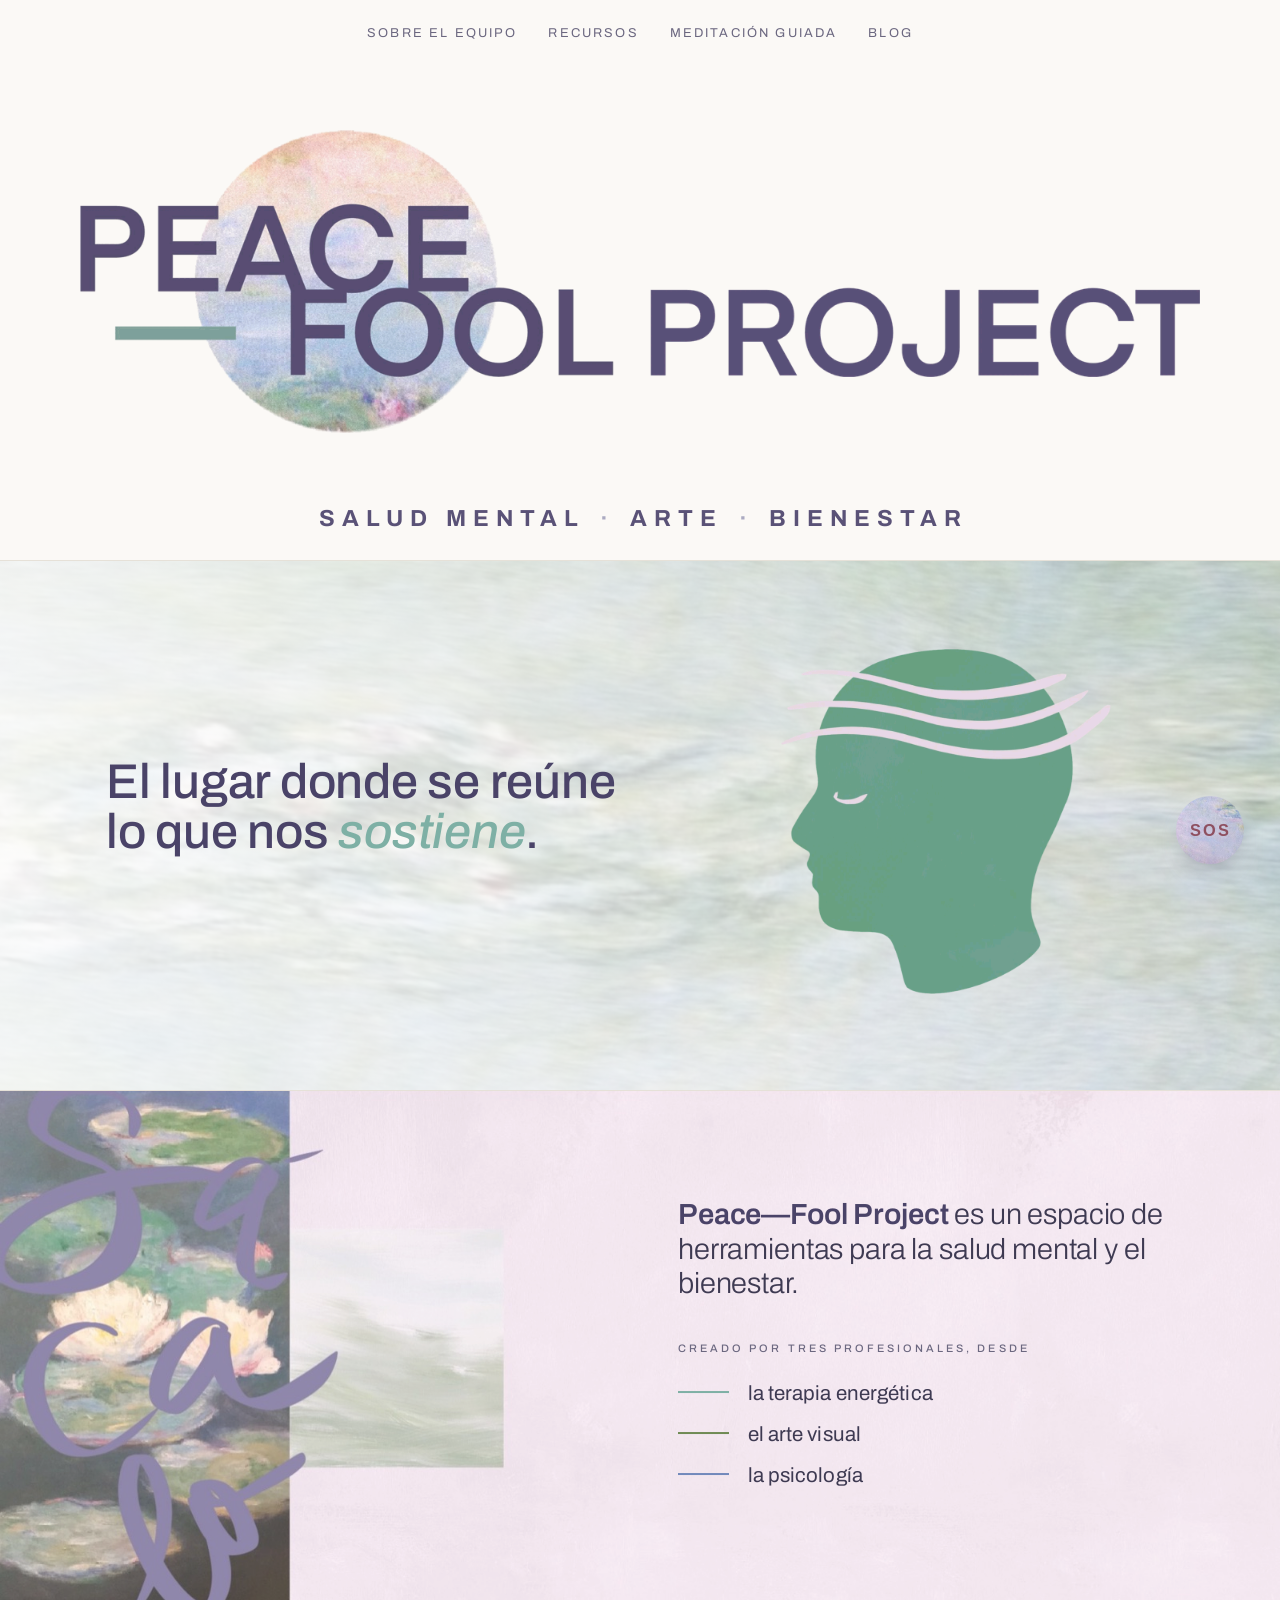
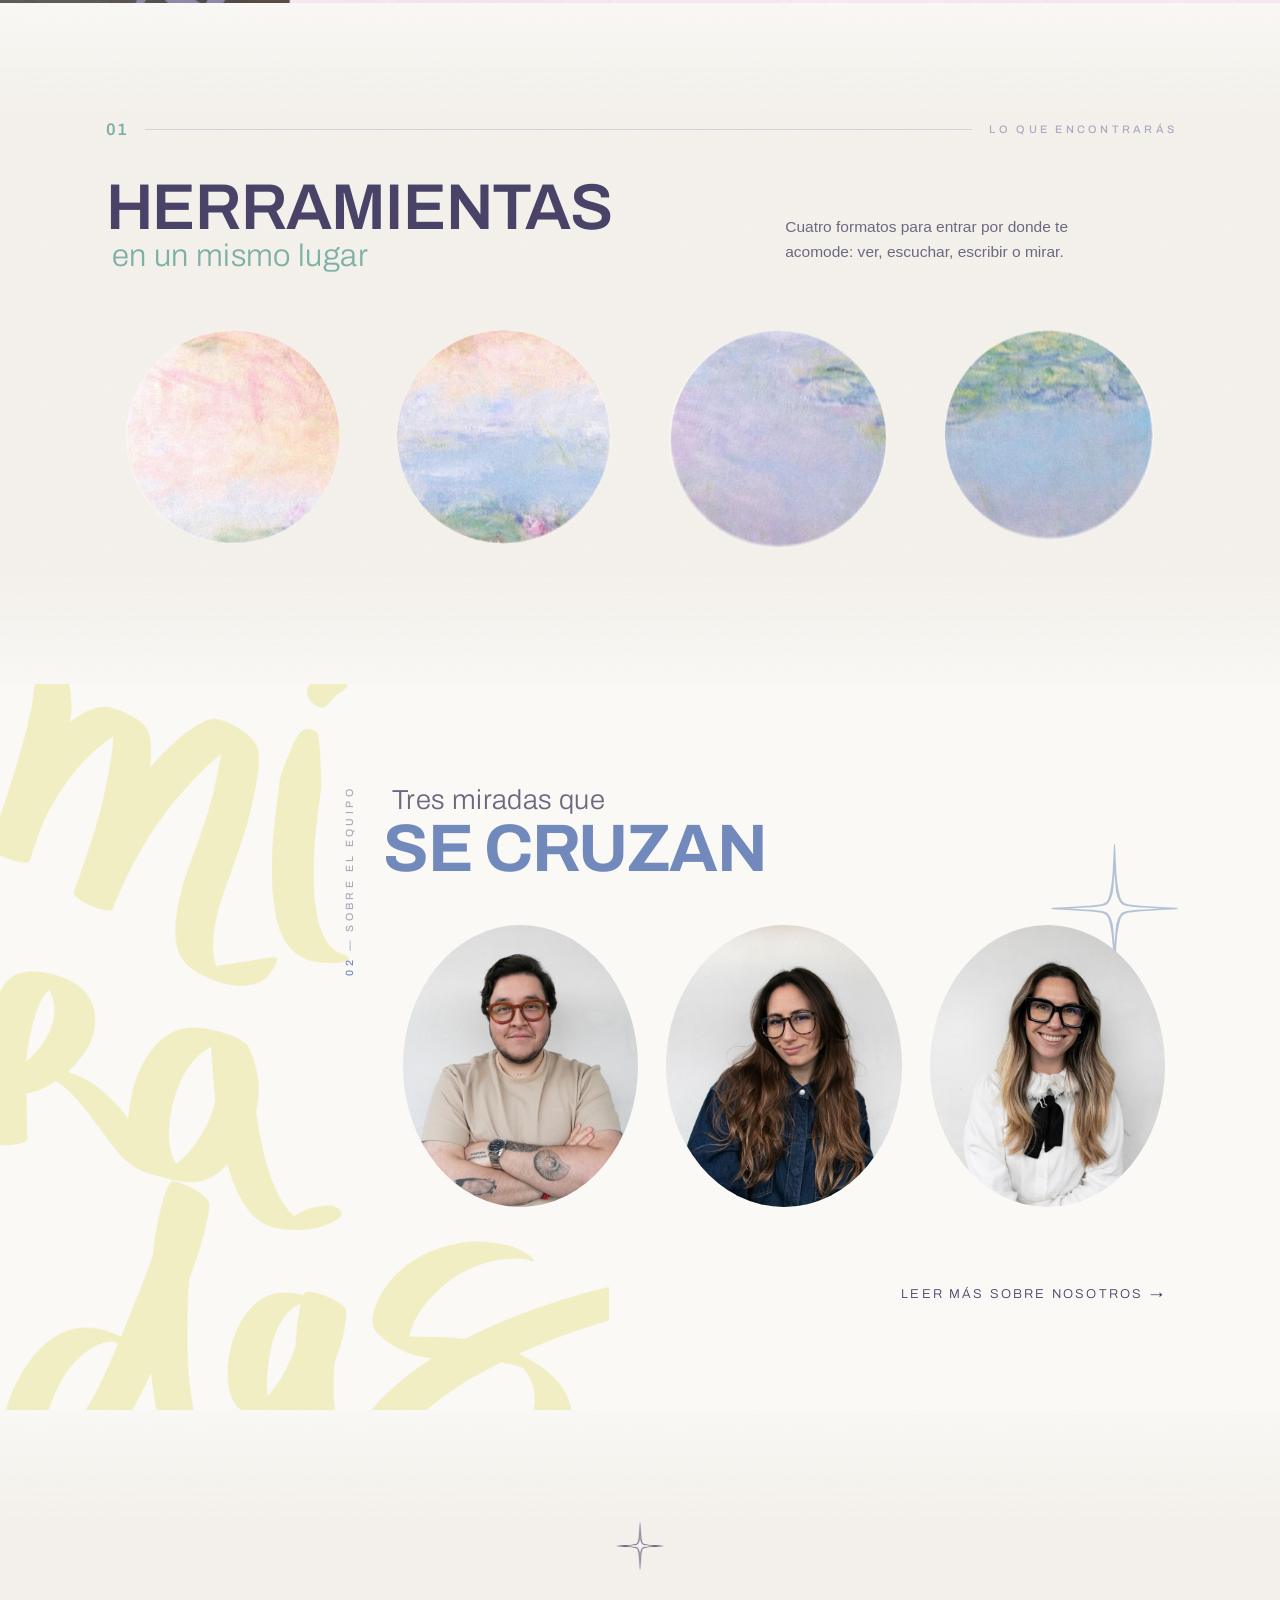
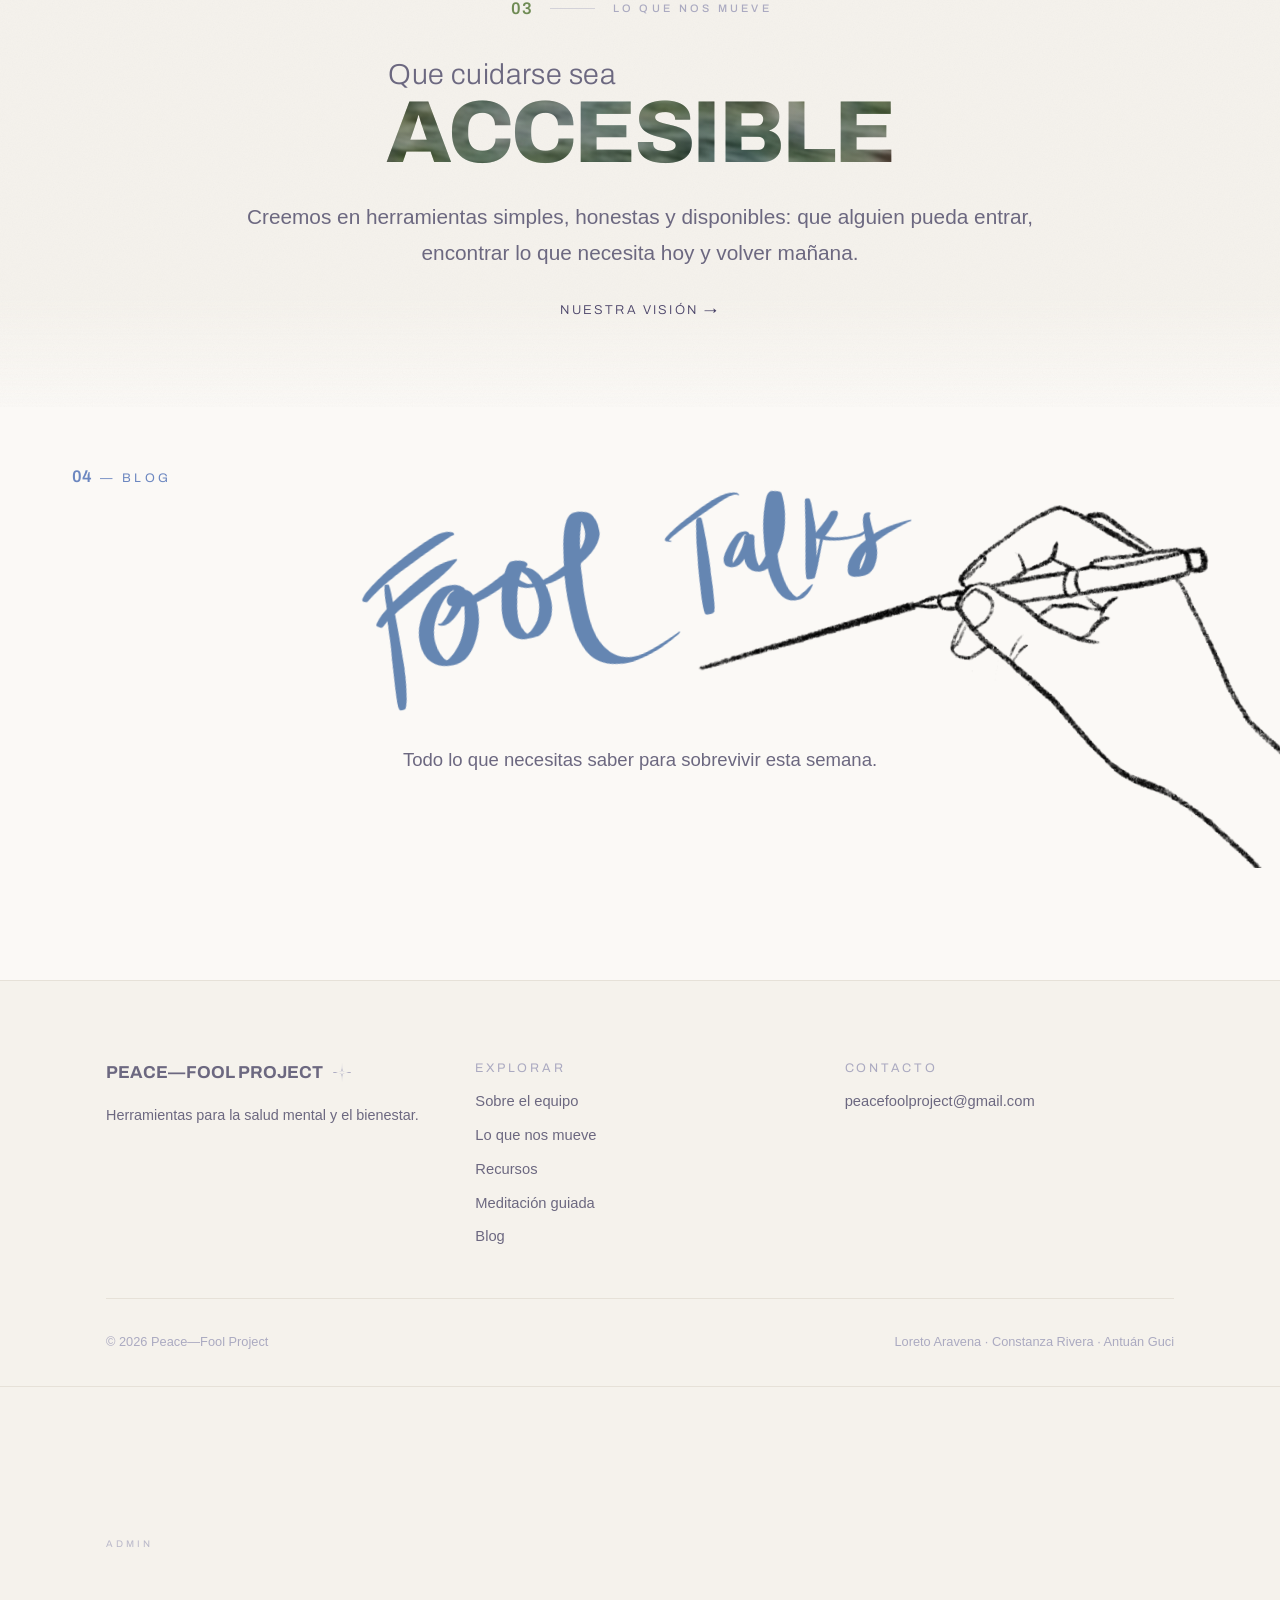
<file: index.html>
<!DOCTYPE html>
<html lang="es">
<head>
<meta charset="utf-8">
<meta name="viewport" content="width=device-width, initial-scale=1">
<title>Peace—Fool Project · Herramientas para la salud mental y el bienestar</title>
<meta name="description" content="Peace—Fool Project reúne cursos grabados, meditaciones guiadas y material descargable creados por una terapeuta energética, una artista visual y un psicólogo.">
<!-- Mientras la web esta en construccion: fuera de los buscadores.
     Cuando este lista, borra esta linea de las 6 paginas publicas. -->
<meta name="robots" content="noindex, nofollow">
<link rel="preconnect" href="https://fonts.gstatic.com" crossorigin>
<link href="https://fonts.googleapis.com/css2?family=Archivo:ital,wght@0,300;0,400;0,500;0,600;0,700;0,800;1,300;1,400;1,500&display=swap" rel="stylesheet">
<link rel="stylesheet" href="assets/css/styles.css">
</head>
<body class="portada">

<a class="salta-al-contenido" href="#contenido">Saltar al contenido</a>

<!-- ============================= HEADER ============================== -->
<header class="header">
  <div class="contenedor header__inner">
    <a class="logo" href="index.html">
      <img class="logo__img" src="assets/img/logo/logo-manuscrito.png"
           alt="Peace—Fool Project" width="800" height="166">
    </a>

    <button class="nav-toggle" type="button" aria-expanded="false" aria-controls="nav-principal" aria-label="Abrir menú">
      <span></span><span></span><span></span>
    </button>

    <nav class="nav" id="nav-principal" aria-label="Menú principal">
      <a href="equipo.html">Sobre el equipo</a>
      <!-- Visión ya no es una sección aparte: vive al final de "Sobre el
           equipo". Para devolverla al menú, quita este comentario.
      <a href="vision.html">Visión</a> -->
      <a href="recursos.html">Recursos</a>
      <a href="meditacion.html">Meditación guiada</a>
      <!-- Fool Art, archivado: sin decidir si va como sección propia o
           repartido en las otras. Para devolverlo, quita este comentario.
      <a href="fool-art.html">Fool Art</a> -->
      <a href="blog.html">Blog</a>
    </nav>
  </div>
</header>

<main id="contenido">

  <!-- ============================== HERO ============================= -->
  <!-- Banner: el título de la marca, solo, sobre el fondo claro. La pintura de
       nenúfares que iba aquí pasó a la sección de abajo. -->
  <section class="banner-marca">
    <img class="marca-banner" src="assets/img/logo/titulo-peace-fool-project.png"
         alt="Peace—Fool Project" width="1400" height="379">
  </section>

  <!-- El lema va bajo la pintura, sobre el fondo claro: ahí se lee de corrido y
       hace de pie del título, en vez de competir con el agua del banner. -->
  <p class="lema">
    Salud mental <span class="lema__punto">&middot;</span>
    Arte <span class="lema__punto">&middot;</span>
    Bienestar
  </p>

  <!-- Presentación, debajo del banner: la frase a la izquierda y el dibujo de
       la cabeza a la derecha, los dos sobre la pintura de nenúfares, que antes
       era el fondo del banner (va puesta en styles.css, en .portada-intro). -->
  <section class="portada-intro">
    <div class="contenedor portada-intro__grid">
      <div class="portada-intro__texto">
        <h1>El lugar donde se reúne lo que nos <em>sostiene</em>.</h1>
      </div>
      <img class="portada-intro__foto" src="assets/img/portada/cabeza.png"
           alt="" aria-hidden="true" width="916" height="957"
           loading="lazy" decoding="async">
    </div>
  </section>

  <!-- La bajada, sobre la pintura que va de lado a lado
       (assets/img/portada/franja-sacalo.jpg, puesta como fondo en styles.css).
       El dibujo ocupa el costado izquierdo, así que el texto va a la derecha. -->
  <section class="franja franja--bajada revelar">
    <div class="contenedor">
      <!-- La misma frase de siempre, abierta en tres partes: qué es el
           proyecto, quiénes lo hacen y desde dónde. Las tres disciplinas dejan
           de estar escondidas dentro de una oración y se ven de un vistazo. -->
      <div class="declaracion">
        <p class="declaracion__frase">
          <span class="declaracion__marca">Peace&mdash;Fool Project</span> es un
          espacio de herramientas para la salud mental y el bienestar.
        </p>
        <p class="declaracion__pie">Creado por tres profesionales, desde</p>
        <ul class="disciplinas">
          <li class="disciplinas__item tinte-verde-agua">la terapia energ&eacute;tica</li>
          <li class="disciplinas__item tinte-oliva">el arte visual</li>
          <li class="disciplinas__item tinte-azul-acero">la psicolog&iacute;a</li>
        </ul>
      </div>
    </div>
  </section>

  <!-- ============================ QUÉ HAY =========================== -->
  <section class="seccion--alt revelar" id="herramientas">
    <div class="contenedor">
      <!-- Cabeza 01: la marca de margen cruza todo el ancho y debajo el
           título manda con una sola palabra grande, con la nota al costado. -->
      <p class="marca-seccion">
        <span class="marca-seccion__n tono-verde-agua">01</span>
        <span class="marca-seccion__linea"></span>
        <span class="marca-seccion__rotulo">Lo que encontrar&aacute;s</span>
      </p>
      <div class="cabeza-seccion cabeza-seccion--par">
        <h2 class="titular titular--apilado">
          <span class="titular__mayor">Herramientas</span>
          <span class="titular__menor">en un mismo lugar</span>
        </h2>
        <p class="titular__nota">
          Cuatro formatos para entrar por donde te acomode: ver, escuchar,
          escribir o mirar.
        </p>
      </div>

      <!-- Los cuatro formatos, cada uno en su foto redonda. Al pasar el
           cursor aparece la descripción encima; en celular va debajo. -->
      <div class="constelacion">
        <article class="tarjeta tarjeta--ovalo ovalo--cursos" tabindex="0">
          <img class="ovalo__foto" src="assets/img/ovalos/foto-cursos.jpg"
               alt="Cursos grabados" width="480" height="480" loading="lazy" decoding="async">
          <div class="ovalo__detalle">
            <p>Clases en video de las tres disciplinas, para ver a tu ritmo.</p>
            <span class="pista__meta">Próximamente</span>
          </div>
        </article>

        <article class="tarjeta tarjeta--ovalo ovalo--fool" tabindex="0">
          <img class="ovalo__foto" src="assets/img/ovalos/foto-fool.jpg"
               alt="Fool art" width="480" height="480" loading="lazy" decoding="async">
          <div class="ovalo__detalle">
            <p>Obra, texturas y láminas como parte del proceso.</p>
            <a class="enlace-flecha" href="fool-art.html">Ver</a>
          </div>
        </article>

        <article class="tarjeta tarjeta--ovalo ovalo--meditacion" tabindex="0">
          <img class="ovalo__foto" src="assets/img/ovalos/foto-meditacion.jpg"
               alt="Meditación guiada" width="480" height="480" loading="lazy" decoding="async">
          <div class="ovalo__detalle">
            <p>Audios para el descanso, la ansiedad o el cierre del día.</p>
            <a class="enlace-flecha" href="meditacion.html">Escuchar</a>
          </div>
        </article>

        <article class="tarjeta tarjeta--ovalo ovalo--archivos" tabindex="0">
          <img class="ovalo__foto" src="assets/img/ovalos/foto-archivos.jpg"
               alt="Archivos descargables" width="480" height="480" loading="lazy" decoding="async">
          <div class="ovalo__detalle">
            <p>Bitácoras, guías de escritura y ejercicios imprimibles.</p>
            <span class="pista__meta">Próximamente</span>
          </div>
        </article>
      </div>
    </div>
  </section>

  <!-- ============================== EQUIPO ========================== -->
  <!-- Como la maqueta: la palabra "miradas" pegada al borde izquierdo, el
       título arrimado a ella y los tres retratos en óvalo, del mismo tamaño. -->
  <section class="equipo-portada revelar">
    <img class="equipo-portada__palabra" src="assets/img/portada/miradas.png"
         alt="" aria-hidden="true" width="750" height="1000" loading="lazy" decoding="async">

    <div class="contenedor equipo-portada__inner">
      <!-- Cabeza 02: el rótulo se pone de canto en el margen y el título va
           al revés que el anterior — entra fino y remata pesado. -->
      <div class="equipo-portada__titulo cabeza-seccion--canto">
        <span class="rotulo-canto">
          <span class="tono-azul-acero">02</span> &mdash; Sobre el equipo
        </span>
        <h2 class="titular titular--invertido">
          <span class="titular__menor">Tres miradas que</span>
          <span class="titular__mayor">se cruzan</span>
        </h2>
      </div>
    </div>

    <!-- Los retratos no van dentro del contenedor: se miden contra el ancho de
         la página, como en la maqueta, para que el primero caiga sobre la
         palabra del fondo. -->
    <div class="equipo-portada__inner">
      <div class="equipo-portada__fotos">
        <img class="retrato-ovalo" src="assets/img/equipo/antuan.jpg"
             alt="Antuán Guci" width="640" height="800" loading="lazy" decoding="async">
        <img class="retrato-ovalo" src="assets/img/equipo/constanza.jpg"
             alt="Constanza Rivera" width="640" height="800" loading="lazy" decoding="async">
        <span class="retrato-con-destello">
          <img class="destello" src="assets/img/portada/destello.png"
               alt="" aria-hidden="true" width="515" height="520" loading="lazy" decoding="async">
          <img class="retrato-ovalo" src="assets/img/equipo/loreto.jpg"
               alt="Loreto Aravena" width="640" height="800" loading="lazy" decoding="async">
        </span>
      </div>

      <p class="equipo-portada__pie">
        <a class="enlace-flecha" href="equipo.html">Leer más sobre nosotros</a>
      </p>
    </div>
  </section>

  <!-- ============================== VISIÓN ========================== -->
  <!-- Cierra con menos aire abajo: el adelanto del blog que viene después ya
       trae el suyo, y juntos dejaban un hueco enorme. -->
  <section class="seccion--alt revelar" style="padding-bottom:clamp(2.5rem,5vw,4rem)">
    <div class="contenedor centrado">
      <img class="estrella--sola" src="assets/img/estrella.png" alt="" aria-hidden="true" width="440" height="445">
      <!-- Cabeza 03: la frase entra chica y la palabra que importa cae
           debajo al triple de cuerpo, rellena con la pintura de la casa. -->
      <p class="marca-seccion marca-seccion--centrada">
        <span class="marca-seccion__n tono-oliva">03</span>
        <span class="marca-seccion__linea"></span>
        <span class="marca-seccion__rotulo">Lo que nos mueve</span>
      </p>
      <h2 class="titular titular--manifiesto">
        <span class="titular__previo">Que cuidarse sea</span>
        <span class="titular__pintado">accesible</span>
      </h2>
      <p class="lead">
        Creemos en herramientas simples, honestas y disponibles: que alguien pueda
        entrar, encontrar lo que necesita hoy y volver mañana.
        <!-- TODO: reemplazar con el texto definitivo de visión -->
      </p>
      <p><a class="enlace-flecha" href="equipo.html#lo-que-nos-mueve">Nuestra visión</a></p>
    </div>
  </section>

  <!-- =============================== BLOG =========================== -->
  <!-- El mismo adelanto que abre la página del blog: "Fool Talks" inclinado y
       la mano escribiendo debajo. Las posiciones están en .blog-cabecera; aquí
       sólo se agrega el enlace para entrar al blog. -->
  <section class="revelar blog-portada">
    <div class="blog-cabecera blog-cabecera--adelanto">
      <span class="kicker tono-azul blog-cabecera__rotulo">
        <span class="marca-seccion__n">04</span> &mdash; Blog
      </span>
      <!-- El margen del blog: los "bla bla" de puño y letra de Coni, sueltos por la
           hoja. Cada palabra se escribe siguiendo su propia línea —la máscara es
           el esqueleto de la letra, sacado de la imagen y recorrido en el orden en
           que se escribió—, se queda un momento y se borra por donde empezó.
           Entran salteadas, como una conversación. El sitio, el tamaño, el giro y
           la hora de cada una van aquí mismo, en el style.
           Decorativo: aria-hidden y se detiene si el equipo pide menos movimiento. -->
      <div class="blabla" aria-hidden="true">
        <svg class="blabla__palabra" style="left:4%;top:5%;width:21%;transform:rotate(-12deg)"
             viewBox="0 0 161 155" aria-hidden="true" focusable="false">
          <mask id="bi01" maskUnits="userSpaceOnUse" x="-20" y="-20" width="201" height="195">
            <path class="blabla__trazo" pathLength="1" style="--d:0s" d="M 24.0 10.0 L 5.0 119.0 L 8.0 123.0 L 2.0 137.0 L 3.0 150.0 L 11.0 154.0 L 26.0 137.0 L 34.0 116.0 L 33.0 101.0 L 48.0 91.0 L 51.0 67.0 L 62.0 34.0 L 68.0 28.0 L 71.0 29.0 L 74.0 37.0 L 74.0 52.0 L 71.0 63.0 L 64.0 75.0 L 52.0 87.0 L 50.0 87.0 L 54.0 86.0 L 63.0 77.0 L 48.0 92.0 L 48.0 103.0 L 53.0 118.0 L 60.0 124.0 L 69.0 124.0 L 79.0 115.0 L 88.0 102.0 L 92.0 88.0 L 92.0 82.0 L 87.0 83.0 L 78.0 99.0 L 76.0 109.0 L 77.0 112.0 L 80.0 112.0 L 89.0 100.0 L 95.0 99.0 L 102.0 113.0 L 110.0 121.0 L 116.0 123.0 L 131.0 121.0 L 147.0 111.0 L 159.0 100.0 L 157.0 103.0 L 32.0 102.0 L 25.0 108.0 L 20.0 109.0 L 8.0 122.0 L 15.0 150.0 L 21.0 144.0 L 21.0 105.0 L 27.0 100.0 L 31.0 100.0 L 30.0 102.0 L 29.0 101.0"/>
          </mask>
          <image href="assets/img/blog/bla-a.png" width="161" height="155" mask="url(#bi01)"/>
        </svg>
        <svg class="blabla__palabra" style="left:52%;top:22%;width:17%;transform:rotate(7deg)"
             viewBox="0 0 142 120" aria-hidden="true" focusable="false">
          <mask id="bi02" maskUnits="userSpaceOnUse" x="-20" y="-20" width="182" height="160">
            <path class="blabla__trazo" pathLength="1" style="--d:1.1s" d="M 38.0 9.0 L 36.0 9.0 L 32.0 13.0 L 28.0 21.0 L 7.0 83.0 L 8.0 89.0 L 14.0 89.0 L 23.0 83.0 L 31.0 84.0 L 34.0 89.0 L 34.0 97.0 L 25.0 109.0 L 18.0 114.0 L 5.0 119.0 L 0.0 115.0 L 0.0 107.0 L 3.0 105.0 L 12.0 90.0 L 26.0 82.0 L 42.0 68.0 L 47.0 65.0 L 51.0 65.0 L 54.0 53.0 L 62.0 34.0 L 68.0 24.0 L 76.0 16.0 L 79.0 17.0 L 79.0 23.0 L 73.0 39.0 L 68.0 46.0 L 58.0 56.0 L 55.0 57.0 L 50.0 66.0 L 47.0 83.0 L 47.0 98.0 L 49.0 104.0 L 53.0 108.0 L 61.0 107.0 L 73.0 99.0 L 75.0 97.0 L 75.0 94.0 L 88.0 79.0 L 93.0 68.0 L 96.0 66.0 L 99.0 67.0 L 98.0 84.0 L 100.0 95.0 L 103.0 102.0 L 109.0 109.0 L 116.0 112.0 L 125.0 112.0 L 140.0 106.0 L 75.0 92.0 L 71.0 92.0 L 70.0 88.0 L 84.0 60.0 L 94.0 49.0 L 99.0 49.0 L 97.0 57.0 L 98.0 65.0"/>
          </mask>
          <image href="assets/img/blog/bla-b.png" width="142" height="120" mask="url(#bi02)"/>
        </svg>
        <svg class="blabla__palabra" style="left:8%;top:37%;width:24%;transform:rotate(-4deg)"
             viewBox="0 0 156 154" aria-hidden="true" focusable="false">
          <mask id="bi03" maskUnits="userSpaceOnUse" x="-20" y="-20" width="196" height="194">
            <path class="blabla__trazo" pathLength="1" style="--d:2.4s" d="M 31.0 9.0 L 27.0 16.0 L 23.0 31.0 L 20.0 51.0 L 10.0 94.0 L 8.0 119.0 L 11.0 123.0 L 13.0 123.0 L 19.0 119.0 L 28.0 117.0 L 42.0 117.0 L 48.0 123.0 L 48.0 130.0 L 47.0 134.0 L 36.0 146.0 L 23.0 152.0 L 14.0 153.0 L 8.0 150.0 L 0.0 140.0 L 0.0 135.0 L 3.0 134.0 L 10.0 123.0 L 56.0 114.0 L 60.0 124.0 L 64.0 128.0 L 73.0 128.0 L 79.0 121.0 L 83.0 119.0 L 92.0 101.0 L 95.0 98.0 L 99.0 82.0 L 97.0 79.0 L 87.0 87.0 L 81.0 98.0 L 76.0 115.0 L 76.0 123.0 L 57.0 114.0 L 57.0 76.0 L 65.0 40.0 L 71.0 23.0 L 77.0 16.0 L 79.0 16.0 L 81.0 20.0 L 82.0 38.0 L 79.0 53.0 L 72.0 69.0 L 62.0 82.0 L 58.0 84.0 L 55.0 92.0 L 23.0 115.0 L 21.0 118.0 L 95.0 99.0 L 98.0 101.0 L 99.0 106.0 L 106.0 119.0 L 112.0 126.0 L 118.0 130.0 L 126.0 133.0 L 138.0 133.0 L 155.0 126.0"/>
          </mask>
          <image href="assets/img/blog/bla-c.png" width="156" height="154" mask="url(#bi03)"/>
        </svg>
        <svg class="blabla__palabra" style="left:50%;top:57%;width:18%;transform:rotate(12deg)"
             viewBox="0 0 155 118" aria-hidden="true" focusable="false">
          <mask id="bi04" maskUnits="userSpaceOnUse" x="-20" y="-20" width="195" height="158">
            <path class="blabla__trazo" pathLength="1" style="--d:3.6s" d="M 14.0 10.0 L 11.0 13.0 L 10.0 21.0 L 8.0 91.0 L 4.0 96.0 L 2.0 103.0 L 0.0 104.0 L 2.0 111.0 L 7.0 116.0 L 11.0 117.0 L 18.0 115.0 L 29.0 105.0 L 33.0 97.0 L 33.0 84.0 L 29.0 78.0 L 49.0 63.0 L 52.0 63.0 L 52.0 31.0 L 57.0 13.0 L 59.0 11.0 L 62.0 11.0 L 65.0 15.0 L 67.0 23.0 L 67.0 35.0 L 60.0 51.0 L 55.0 56.0 L 53.0 56.0 L 52.0 64.0 L 54.0 74.0 L 59.0 84.0 L 64.0 89.0 L 71.0 90.0 L 79.0 83.0 L 80.0 79.0 L 85.0 76.0 L 92.0 65.0 L 102.0 41.0 L 101.0 32.0 L 96.0 33.0 L 87.0 45.0 L 79.0 67.0 L 78.0 76.0 L 80.0 77.0 L 30.0 81.0 L 28.0 79.0 L 24.0 80.0 L 9.0 90.0 L 98.0 54.0 L 101.0 56.0 L 106.0 70.0 L 117.0 89.0 L 125.0 97.0 L 134.0 102.0 L 140.0 104.0 L 148.0 104.0"/>
          </mask>
          <image href="assets/img/blog/bla-d.png" width="155" height="118" mask="url(#bi04)"/>
        </svg>
        <svg class="blabla__palabra" style="left:18%;top:73%;width:22%;transform:rotate(-9deg)"
             viewBox="0 0 166 174" aria-hidden="true" focusable="false">
          <mask id="bi05" maskUnits="userSpaceOnUse" x="-20" y="-20" width="206" height="214">
            <path class="blabla__trazo" pathLength="1" style="--d:5s" d="M 35.0 23.0 L 31.0 33.0 L 25.0 76.0 L 13.0 130.0 L 8.0 132.0 L 3.0 140.0 L 2.0 145.0 L 0.0 146.0 L 0.0 158.0 L 2.0 158.0 L 5.0 166.0 L 10.0 171.0 L 13.0 173.0 L 22.0 173.0 L 30.0 169.0 L 40.0 160.0 L 48.0 146.0 L 48.0 134.0 L 43.0 128.0 L 33.0 126.0 L 25.0 128.0 L 18.0 132.0 L 14.0 131.0 L 36.0 113.0 L 15.0 125.0 L 77.0 43.0 L 71.0 63.0 L 64.0 100.0 L 65.0 115.0 L 69.0 127.0 L 75.0 134.0 L 85.0 136.0 L 89.0 134.0 L 106.0 116.0 L 106.0 110.0 L 110.0 107.0 L 110.0 104.0 L 112.0 102.0 L 113.0 91.0 L 110.0 85.0 L 105.0 85.0 L 97.0 93.0 L 91.0 105.0 L 91.0 109.0 L 95.0 109.0 L 98.0 106.0 L 101.0 106.0 L 104.0 110.0 L 92.0 75.0 L 76.0 90.0 L 70.0 94.0 L 67.0 94.0 L 64.0 99.0 L 37.0 112.0 L 88.0 78.0 L 97.0 68.0 L 103.0 54.0 L 106.0 39.0 L 104.0 18.0 L 102.0 13.0 L 98.0 9.0 L 94.0 10.0 L 85.0 23.0 L 78.0 42.0 L 106.0 117.0 L 115.0 129.0 L 127.0 134.0 L 136.0 133.0 L 146.0 128.0 L 164.0 112.0 L 160.0 117.0"/>
          </mask>
          <image href="assets/img/blog/bla-e.png" width="166" height="174" mask="url(#bi05)"/>
        </svg>
      </div>
      <h2 class="titulo-manuscrito blog-cabecera__titulo">
        <a href="blog.html" aria-label="Ir al blog">
          <img src="assets/img/blog/fool-talks.png" alt="Fool Talks"
               width="1200" height="364">
        </a>
      </h2>
      <img class="blog-cabecera__mano" src="assets/img/blog/mano-lapiz.png"
           alt="" aria-hidden="true" width="1300" height="762"
           loading="lazy" decoding="async">
      <p class="lead blog-cabecera__bajada">
        Todo lo que necesitas saber para sobrevivir esta semana.
      </p>
    </div>
  </section>

</main>

<!-- ============================= FOOTER ============================== -->
<footer class="footer">
  <div class="contenedor">
    <div class="footer__grid">
      <div>
        <a class="logo logo--pie" href="index.html">
          <span class="logo--pie__texto">Peace&mdash;Fool Project</span>
          <img src="assets/img/estrella-lavanda.png" alt="" aria-hidden="true"
               width="129" height="130" loading="lazy" decoding="async">
        </a>
        <p class="plomo" style="margin-top:1rem;font-size:.9rem">
          Herramientas para la salud mental y el bienestar.
        </p>
      </div>

      <div>
        <h4>Explorar</h4>
        <ul class="lista-limpia">
          <li><a href="equipo.html">Sobre el equipo</a></li>
          <li><a href="equipo.html#lo-que-nos-mueve">Lo que nos mueve</a></li>
          <li><a href="recursos.html">Recursos</a></li>
          <li><a href="meditacion.html">Meditación guiada</a></li>
          <!-- <li><a href="fool-art.html">Fool Art</a></li> Fool Art, archivado -->
          <li><a href="blog.html">Blog</a></li>
        </ul>
      </div>

      <div>
        <h4>Contacto</h4>
        <ul class="lista-limpia">
          <li><a href="mailto:peacefoolproject@gmail.com">peacefoolproject@gmail.com</a></li>
          <li><!-- TODO: Instagram u otras redes --></li>
        </ul>
      </div>
    </div>

    <div class="footer__base">
      <span>&copy; <span id="anio">2026</span> Peace—Fool Project</span>
      <span>Loreto Aravena &middot; Constanza Rivera &middot; Antuán Guci</span>
    </div>
  </div>
</footer>

<!-- ============================== ADMIN ============================== -->
<section class="admin" aria-labelledby="admin-titulo">
  <div class="contenedor admin__inner">
    <button class="admin__toggle" type="button" aria-expanded="false" aria-controls="admin-panel">
      ADMIN
    </button>

    <div class="admin__panel" id="admin-panel">
      <h3 id="admin-titulo">Acceso del equipo</h3>
      <p class="plomo" style="font-size:.9rem">
        Para administrar cursos, meditaciones, descargables y entradas del blog.
      </p>

      <form id="admin-form" novalidate>
        <label class="campo">
          <span>Correo</span>
          <input type="email" name="correo" autocomplete="username"
                 placeholder="peacefoolproject@gmail.com" required>
        </label>
        <label class="campo">
          <span>Clave de acceso</span>
          <input type="password" name="clave" autocomplete="current-password" required>
        </label>
        <button class="boton" type="submit">Entrar</button>
      </form>

      <p class="mensaje" id="admin-mensaje" role="status" hidden></p>

      <!-- Recordatorio del equipo, no se muestra en pantalla:
           falta conectar la autenticación real de la cuenta
           peacefoolproject@gmail.com. La clave nunca debe quedar escrita en
           estos archivos. La maqueta del panel está en admin.html. -->
    </div>
  </div>
</section>

<!-- Botón SOS: acompaña el scroll en la esquina inferior derecha y lleva
     a la página de Recursos. -->
<a class="sos" href="recursos.html" aria-label="SOS: ir a Recursos">SOS</a>

<script src="assets/js/main.js"></script>
<script>document.getElementById('anio').textContent = new Date().getFullYear();</script>
</body>
</html>
</file>
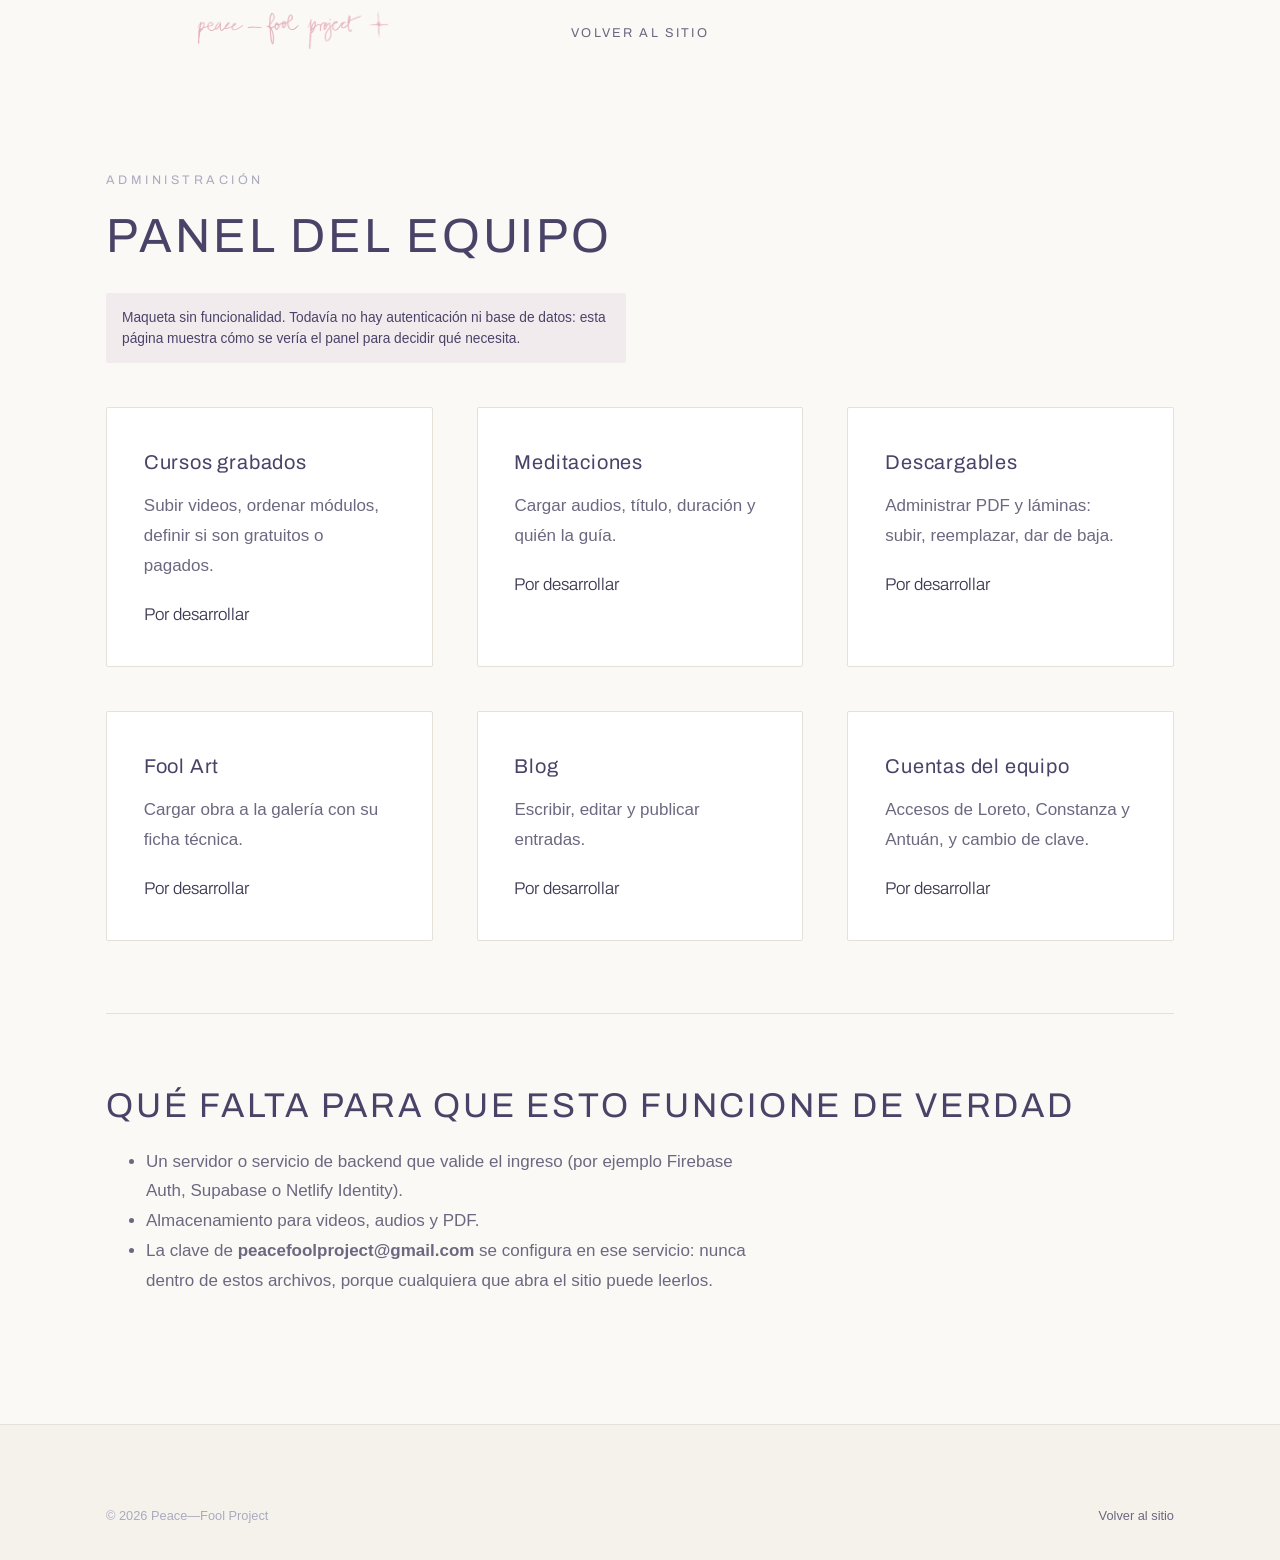
<file: admin.html>
<!DOCTYPE html>
<html lang="es">
<head>
<meta charset="utf-8">
<meta name="viewport" content="width=device-width, initial-scale=1">
<meta name="robots" content="noindex, nofollow">
<title>Administración · Peace—Fool Project</title>
<link rel="preconnect" href="https://fonts.gstatic.com" crossorigin>
<link href="https://fonts.googleapis.com/css2?family=Archivo:ital,wght@0,300;0,400;0,500;0,600;0,700;0,800;1,300;1,400;1,500&display=swap" rel="stylesheet">
<link rel="stylesheet" href="assets/css/styles.css">
</head>
<body>

<header class="header">
  <div class="contenedor header__inner">
    <a class="logo" href="index.html">
      <img class="logo__img" src="assets/img/logo/logo-manuscrito.png"
           alt="Peace—Fool Project" width="800" height="166">
    </a>
    <nav class="nav" id="nav-principal" aria-label="Menú principal">
      <a href="index.html">Volver al sitio</a>
    </nav>
  </div>
</header>

<main id="contenido">
  <section>
    <div class="contenedor">
      <span class="kicker">Administración</span>
      <h1 style="font-size:clamp(1.9rem,4.5vw,3rem)">Panel del equipo</h1>

      <p class="mensaje" style="max-width:var(--ancho-texto)">
        Maqueta sin funcionalidad. Todavía no hay autenticación ni base de datos:
        esta página muestra cómo se vería el panel para decidir qué necesita.
      </p>

      <div class="grid grid--2" style="margin-top:2.75rem">

        <article class="tarjeta">
          <span class="punto punto--verde-agua"></span>
          <h3>Cursos grabados</h3>
          <p class="plomo">Subir videos, ordenar módulos, definir si son gratuitos o pagados.</p>
          <span class="pista__meta">Por desarrollar</span>
        </article>

        <article class="tarjeta">
          <span class="punto punto--azul"></span>
          <h3>Meditaciones</h3>
          <p class="plomo">Cargar audios, título, duración y quién la guía.</p>
          <span class="pista__meta">Por desarrollar</span>
        </article>

        <article class="tarjeta">
          <span class="punto punto--salvia"></span>
          <h3>Descargables</h3>
          <p class="plomo">Administrar PDF y láminas: subir, reemplazar, dar de baja.</p>
          <span class="pista__meta">Por desarrollar</span>
        </article>

        <article class="tarjeta">
          <span class="punto punto--rosa"></span>
          <h3>Fool Art</h3>
          <p class="plomo">Cargar obra a la galería con su ficha técnica.</p>
          <span class="pista__meta">Por desarrollar</span>
        </article>

        <article class="tarjeta">
          <span class="punto punto--lavanda"></span>
          <h3>Blog</h3>
          <p class="plomo">Escribir, editar y publicar entradas.</p>
          <span class="pista__meta">Por desarrollar</span>
        </article>

        <article class="tarjeta">
          <span class="punto punto--morado"></span>
          <h3>Cuentas del equipo</h3>
          <p class="plomo">Accesos de Loreto, Constanza y Antuán, y cambio de clave.</p>
          <span class="pista__meta">Por desarrollar</span>
        </article>

      </div>

      <hr class="regla">

      <h2>Qué falta para que esto funcione de verdad</h2>
      <ul class="plomo" style="max-width:var(--ancho-texto)">
        <li>Un servidor o servicio de backend que valide el ingreso
          (por ejemplo Firebase Auth, Supabase o Netlify Identity).</li>
        <li>Almacenamiento para videos, audios y PDF.</li>
        <li>La clave de <strong>peacefoolproject@gmail.com</strong> se configura en
          ese servicio: nunca dentro de estos archivos, porque cualquiera que
          abra el sitio puede leerlos.</li>
      </ul>
    </div>
  </section>
</main>

<footer class="footer">
  <div class="contenedor footer__base" style="padding-top:0">
    <span>&copy; <span id="anio">2026</span> Peace—Fool Project</span>
    <span><a href="index.html">Volver al sitio</a></span>
  </div>
</footer>

<script src="assets/js/main.js"></script>
<script>document.getElementById('anio').textContent = new Date().getFullYear();</script>
</body>
</html>
</file>
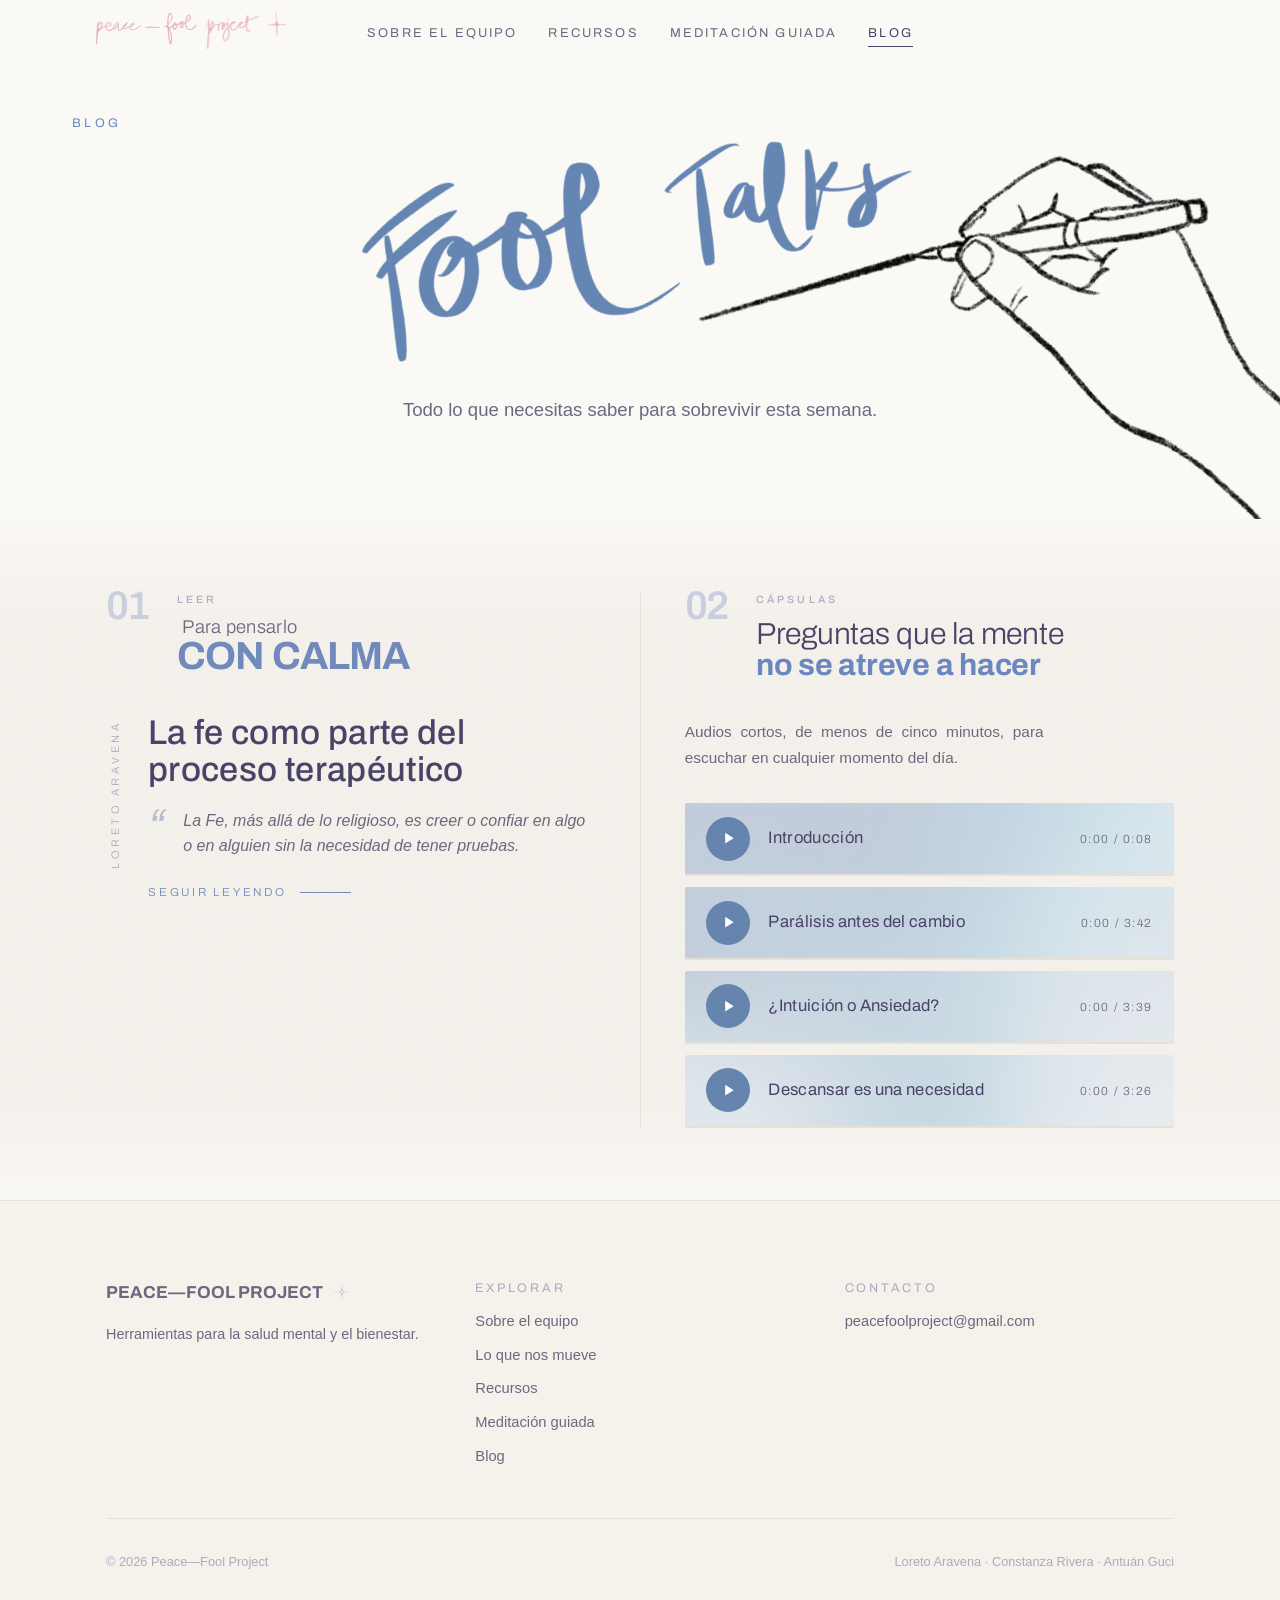
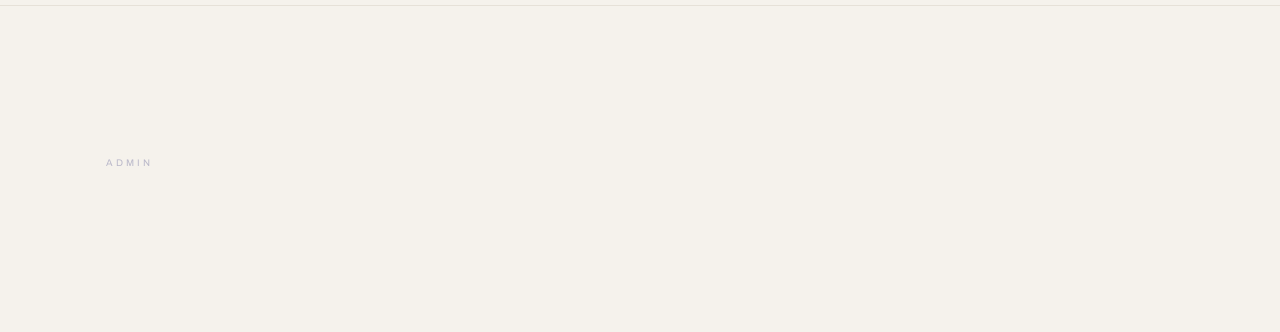
<file: blog.html>
<!DOCTYPE html>
<html lang="es">
<head>
<meta charset="utf-8">
<meta name="viewport" content="width=device-width, initial-scale=1">
<title>Fool Talks · Peace—Fool Project</title>
<meta name="description" content="Fool Talks, las escrituras del equipo de Peace—Fool Project: apuntes de consulta, lecturas de cartas y procesos de taller.">
<!-- Mientras la web esta en construccion: fuera de los buscadores.
     Cuando este lista, borra esta linea de las 6 paginas publicas. -->
<meta name="robots" content="noindex, nofollow">
<link rel="preconnect" href="https://fonts.gstatic.com" crossorigin>
<link href="https://fonts.googleapis.com/css2?family=Archivo:ital,wght@0,300;0,400;0,500;0,600;0,700;0,800;1,300;1,400;1,500&display=swap" rel="stylesheet">
<link rel="stylesheet" href="assets/css/styles.css">
</head>
<body>

<a class="salta-al-contenido" href="#contenido">Saltar al contenido</a>

<header class="header">
  <div class="contenedor header__inner">
    <a class="logo" href="index.html">
      <img class="logo__img" src="assets/img/logo/logo-manuscrito.png"
           alt="Peace—Fool Project" width="800" height="166">
    </a>
    <button class="nav-toggle" type="button" aria-expanded="false" aria-controls="nav-principal" aria-label="Abrir menú">
      <span></span><span></span><span></span>
    </button>
    <nav class="nav" id="nav-principal" aria-label="Menú principal">
      <a href="equipo.html">Sobre el equipo</a>
      <!-- Visión ya no es una sección aparte: vive al final de "Sobre el
           equipo". Para devolverla al menú, quita este comentario.
      <a href="vision.html">Visión</a> -->
      <a href="recursos.html">Recursos</a>
      <a href="meditacion.html">Meditación guiada</a>
      <!-- Fool Art, archivado: sin decidir si va como sección propia o
           repartido en las otras. Para devolverlo, quita este comentario.
      <a href="fool-art.html">Fool Art</a> -->
      <a href="blog.html">Blog</a>
    </nav>
  </div>
</header>

<main id="contenido">

  <!-- Portada del blog, calcada de la maqueta: "Fool Talks" inclinado arriba a
       la izquierda y la mano escribiendo más abajo, con la línea del lápiz
       corriendo por debajo de la palabra "Talks". Los dos dibujos son los
       archivos originales, con el fondo transparente:
         assets/img/blog/fool-talks.png   (el título)
         assets/img/blog/mano-lapiz.png   (la mano)
       Las posiciones están en la hoja de estilos, en .blog-cabecera. -->
  <section class="blog-cabecera">
    <span class="kicker tono-azul blog-cabecera__rotulo">Blog</span>
    <!-- El margen del blog: los "bla bla" de puño y letra de Coni, sueltos por la
         hoja. Cada palabra se escribe siguiendo su propia línea —la máscara es
         el esqueleto de la letra, sacado de la imagen y recorrido en el orden en
         que se escribió—, se queda un momento y se borra por donde empezó.
         Entran salteadas, como una conversación. El sitio, el tamaño, el giro y
         la hora de cada una van aquí mismo, en el style.
         Decorativo: aria-hidden y se detiene si el equipo pide menos movimiento. -->
    <div class="blabla" aria-hidden="true">
      <svg class="blabla__palabra" style="left:4%;top:5%;width:21%;transform:rotate(-12deg)"
           viewBox="0 0 161 155" aria-hidden="true" focusable="false">
        <mask id="bb01" maskUnits="userSpaceOnUse" x="-20" y="-20" width="201" height="195">
          <path class="blabla__trazo" pathLength="1" style="--d:0s" d="M 24.0 10.0 L 5.0 119.0 L 8.0 123.0 L 2.0 137.0 L 3.0 150.0 L 11.0 154.0 L 26.0 137.0 L 34.0 116.0 L 33.0 101.0 L 48.0 91.0 L 51.0 67.0 L 62.0 34.0 L 68.0 28.0 L 71.0 29.0 L 74.0 37.0 L 74.0 52.0 L 71.0 63.0 L 64.0 75.0 L 52.0 87.0 L 50.0 87.0 L 54.0 86.0 L 63.0 77.0 L 48.0 92.0 L 48.0 103.0 L 53.0 118.0 L 60.0 124.0 L 69.0 124.0 L 79.0 115.0 L 88.0 102.0 L 92.0 88.0 L 92.0 82.0 L 87.0 83.0 L 78.0 99.0 L 76.0 109.0 L 77.0 112.0 L 80.0 112.0 L 89.0 100.0 L 95.0 99.0 L 102.0 113.0 L 110.0 121.0 L 116.0 123.0 L 131.0 121.0 L 147.0 111.0 L 159.0 100.0 L 157.0 103.0 L 32.0 102.0 L 25.0 108.0 L 20.0 109.0 L 8.0 122.0 L 15.0 150.0 L 21.0 144.0 L 21.0 105.0 L 27.0 100.0 L 31.0 100.0 L 30.0 102.0 L 29.0 101.0"/>
        </mask>
        <image href="assets/img/blog/bla-a.png" width="161" height="155" mask="url(#bb01)"/>
      </svg>
      <svg class="blabla__palabra" style="left:52%;top:22%;width:17%;transform:rotate(7deg)"
           viewBox="0 0 142 120" aria-hidden="true" focusable="false">
        <mask id="bb02" maskUnits="userSpaceOnUse" x="-20" y="-20" width="182" height="160">
          <path class="blabla__trazo" pathLength="1" style="--d:1.1s" d="M 38.0 9.0 L 36.0 9.0 L 32.0 13.0 L 28.0 21.0 L 7.0 83.0 L 8.0 89.0 L 14.0 89.0 L 23.0 83.0 L 31.0 84.0 L 34.0 89.0 L 34.0 97.0 L 25.0 109.0 L 18.0 114.0 L 5.0 119.0 L 0.0 115.0 L 0.0 107.0 L 3.0 105.0 L 12.0 90.0 L 26.0 82.0 L 42.0 68.0 L 47.0 65.0 L 51.0 65.0 L 54.0 53.0 L 62.0 34.0 L 68.0 24.0 L 76.0 16.0 L 79.0 17.0 L 79.0 23.0 L 73.0 39.0 L 68.0 46.0 L 58.0 56.0 L 55.0 57.0 L 50.0 66.0 L 47.0 83.0 L 47.0 98.0 L 49.0 104.0 L 53.0 108.0 L 61.0 107.0 L 73.0 99.0 L 75.0 97.0 L 75.0 94.0 L 88.0 79.0 L 93.0 68.0 L 96.0 66.0 L 99.0 67.0 L 98.0 84.0 L 100.0 95.0 L 103.0 102.0 L 109.0 109.0 L 116.0 112.0 L 125.0 112.0 L 140.0 106.0 L 75.0 92.0 L 71.0 92.0 L 70.0 88.0 L 84.0 60.0 L 94.0 49.0 L 99.0 49.0 L 97.0 57.0 L 98.0 65.0"/>
        </mask>
        <image href="assets/img/blog/bla-b.png" width="142" height="120" mask="url(#bb02)"/>
      </svg>
      <svg class="blabla__palabra" style="left:8%;top:37%;width:24%;transform:rotate(-4deg)"
           viewBox="0 0 156 154" aria-hidden="true" focusable="false">
        <mask id="bb03" maskUnits="userSpaceOnUse" x="-20" y="-20" width="196" height="194">
          <path class="blabla__trazo" pathLength="1" style="--d:2.4s" d="M 31.0 9.0 L 27.0 16.0 L 23.0 31.0 L 20.0 51.0 L 10.0 94.0 L 8.0 119.0 L 11.0 123.0 L 13.0 123.0 L 19.0 119.0 L 28.0 117.0 L 42.0 117.0 L 48.0 123.0 L 48.0 130.0 L 47.0 134.0 L 36.0 146.0 L 23.0 152.0 L 14.0 153.0 L 8.0 150.0 L 0.0 140.0 L 0.0 135.0 L 3.0 134.0 L 10.0 123.0 L 56.0 114.0 L 60.0 124.0 L 64.0 128.0 L 73.0 128.0 L 79.0 121.0 L 83.0 119.0 L 92.0 101.0 L 95.0 98.0 L 99.0 82.0 L 97.0 79.0 L 87.0 87.0 L 81.0 98.0 L 76.0 115.0 L 76.0 123.0 L 57.0 114.0 L 57.0 76.0 L 65.0 40.0 L 71.0 23.0 L 77.0 16.0 L 79.0 16.0 L 81.0 20.0 L 82.0 38.0 L 79.0 53.0 L 72.0 69.0 L 62.0 82.0 L 58.0 84.0 L 55.0 92.0 L 23.0 115.0 L 21.0 118.0 L 95.0 99.0 L 98.0 101.0 L 99.0 106.0 L 106.0 119.0 L 112.0 126.0 L 118.0 130.0 L 126.0 133.0 L 138.0 133.0 L 155.0 126.0"/>
        </mask>
        <image href="assets/img/blog/bla-c.png" width="156" height="154" mask="url(#bb03)"/>
      </svg>
      <svg class="blabla__palabra" style="left:50%;top:57%;width:18%;transform:rotate(12deg)"
           viewBox="0 0 155 118" aria-hidden="true" focusable="false">
        <mask id="bb04" maskUnits="userSpaceOnUse" x="-20" y="-20" width="195" height="158">
          <path class="blabla__trazo" pathLength="1" style="--d:3.6s" d="M 14.0 10.0 L 11.0 13.0 L 10.0 21.0 L 8.0 91.0 L 4.0 96.0 L 2.0 103.0 L 0.0 104.0 L 2.0 111.0 L 7.0 116.0 L 11.0 117.0 L 18.0 115.0 L 29.0 105.0 L 33.0 97.0 L 33.0 84.0 L 29.0 78.0 L 49.0 63.0 L 52.0 63.0 L 52.0 31.0 L 57.0 13.0 L 59.0 11.0 L 62.0 11.0 L 65.0 15.0 L 67.0 23.0 L 67.0 35.0 L 60.0 51.0 L 55.0 56.0 L 53.0 56.0 L 52.0 64.0 L 54.0 74.0 L 59.0 84.0 L 64.0 89.0 L 71.0 90.0 L 79.0 83.0 L 80.0 79.0 L 85.0 76.0 L 92.0 65.0 L 102.0 41.0 L 101.0 32.0 L 96.0 33.0 L 87.0 45.0 L 79.0 67.0 L 78.0 76.0 L 80.0 77.0 L 30.0 81.0 L 28.0 79.0 L 24.0 80.0 L 9.0 90.0 L 98.0 54.0 L 101.0 56.0 L 106.0 70.0 L 117.0 89.0 L 125.0 97.0 L 134.0 102.0 L 140.0 104.0 L 148.0 104.0"/>
        </mask>
        <image href="assets/img/blog/bla-d.png" width="155" height="118" mask="url(#bb04)"/>
      </svg>
      <svg class="blabla__palabra" style="left:18%;top:73%;width:22%;transform:rotate(-9deg)"
           viewBox="0 0 166 174" aria-hidden="true" focusable="false">
        <mask id="bb05" maskUnits="userSpaceOnUse" x="-20" y="-20" width="206" height="214">
          <path class="blabla__trazo" pathLength="1" style="--d:5s" d="M 35.0 23.0 L 31.0 33.0 L 25.0 76.0 L 13.0 130.0 L 8.0 132.0 L 3.0 140.0 L 2.0 145.0 L 0.0 146.0 L 0.0 158.0 L 2.0 158.0 L 5.0 166.0 L 10.0 171.0 L 13.0 173.0 L 22.0 173.0 L 30.0 169.0 L 40.0 160.0 L 48.0 146.0 L 48.0 134.0 L 43.0 128.0 L 33.0 126.0 L 25.0 128.0 L 18.0 132.0 L 14.0 131.0 L 36.0 113.0 L 15.0 125.0 L 77.0 43.0 L 71.0 63.0 L 64.0 100.0 L 65.0 115.0 L 69.0 127.0 L 75.0 134.0 L 85.0 136.0 L 89.0 134.0 L 106.0 116.0 L 106.0 110.0 L 110.0 107.0 L 110.0 104.0 L 112.0 102.0 L 113.0 91.0 L 110.0 85.0 L 105.0 85.0 L 97.0 93.0 L 91.0 105.0 L 91.0 109.0 L 95.0 109.0 L 98.0 106.0 L 101.0 106.0 L 104.0 110.0 L 92.0 75.0 L 76.0 90.0 L 70.0 94.0 L 67.0 94.0 L 64.0 99.0 L 37.0 112.0 L 88.0 78.0 L 97.0 68.0 L 103.0 54.0 L 106.0 39.0 L 104.0 18.0 L 102.0 13.0 L 98.0 9.0 L 94.0 10.0 L 85.0 23.0 L 78.0 42.0 L 106.0 117.0 L 115.0 129.0 L 127.0 134.0 L 136.0 133.0 L 146.0 128.0 L 164.0 112.0 L 160.0 117.0"/>
        </mask>
        <image href="assets/img/blog/bla-e.png" width="166" height="174" mask="url(#bb05)"/>
      </svg>
    </div>
    <h1 class="titulo-manuscrito blog-cabecera__titulo">
      <img src="assets/img/blog/fool-talks.png" alt="Fool Talks"
           width="1200" height="364">
    </h1>
    <img class="blog-cabecera__mano" src="assets/img/blog/mano-lapiz.png"
         alt="" aria-hidden="true" width="1300" height="762"
         loading="lazy" decoding="async">
    <p class="lead blog-cabecera__bajada">
      Todo lo que necesitas saber para sobrevivir esta semana.
    </p>
  </section>

  <!-- ================================================================
       EL BLOG, EN DOS COLUMNAS
       A la izquierda las publicaciones escritas —sólo el título, que lleva a
       su página— y a la derecha las cápsulas de audio. En pantalla angosta se
       ponen una debajo de la otra, primero los textos.
       ================================================================ -->
  <section class="seccion--alt revelar" style="padding-block:clamp(2.5rem,6vw,4.5rem)">
    <div class="contenedor blog-columnas">

      <!-- ---------- Columna izquierda: las publicaciones escritas ----------
           Para publicar una nueva:
             1. Copia entrada-la-fe.html con otro nombre (entrada-loquesea.html)
             2. Cambia el título de la pestaña, el titular y el texto
             3. Agrega un <li class="escrito"> aquí arriba de los demás, para
                que la más nueva quede primero
           -->
      <div class="blog-columna">
        <div class="cabeza-seccion cabeza-seccion--cifra cabeza-seccion--menuda tinte-azul-acero">
          <span class="cifra-seccion">01</span>
          <div>
            <span class="titular__rotulo">Leer</span>
            <h2 class="titular titular--invertido titular--menudo">
              <span class="titular__menor">Para pensarlo</span>
              <span class="titular__mayor">con calma</span>
            </h2>
          </div>
        </div>

        <ul class="lista-escritos">
          <!-- Cada entrada se presenta con la frase que la resume, sacada del
               propio texto: es lo que invita a entrar, no un botón. -->
          <li class="escrito">
            <a class="escrito__enlace" href="entrada-la-fe.html">
              <span class="escrito__autora">Loreto Aravena</span>
              <span class="escrito__titulo">La fe como parte del proceso terapéutico</span>
              <span class="escrito__cita">La Fe, más allá de lo religioso, es creer o
                confiar en algo o en alguien sin la necesidad de tener pruebas.</span>
              <span class="escrito__leer">Seguir leyendo</span>
            </a>
          </li>
        </ul>
      </div>

      <!-- ---------- Columna derecha: las cápsulas de audio ----------
           Los archivos van en assets/audio/preguntas/ (.m4a, voz en mono a 64
           kbps). Para sumar una: copia el archivo ahí, duplica un <li> y
           cambia el nombre, la duración y el src. El reproductor propio lo
           enciende assets/js/capsulas.js; si el JS no corre, quedan los
           controles del navegador y el audio se escucha igual.
           -->
      <div class="blog-columna blog-columna--audios">
        <div class="cabeza-seccion cabeza-seccion--cifra cabeza-seccion--menuda tinte-azul">
          <span class="cifra-seccion">02</span>
          <div>
            <span class="titular__rotulo">Cápsulas</span>
            <h2 class="titular titular--pleno titular--menudo">Preguntas que la mente <span class="titular__clave">no se atreve a hacer</span></h2>
          </div>
        </div>
        <p class="lead blog-columna__bajada">
          Audios cortos, de menos de cinco minutos, para escuchar en cualquier
          momento del día.
        </p>

        <ul class="rejilla-capsulas">
        <li class="capsula">
          <button class="capsula__play" type="button" hidden
                  aria-label="Reproducir Introducción">
            <svg class="icono-play" viewBox="0 0 24 24" aria-hidden="true"><path d="M8 5v14l11-7z"/></svg>
            <svg class="icono-pausa" viewBox="0 0 24 24" aria-hidden="true"><path d="M7 5h3.4v14H7zm6.6 0H17v14h-3.4z"/></svg>
          </button>
          <div class="capsula__texto">
            <h3 class="capsula__nombre">Introducción</h3>
            <span class="capsula__tiempo"><span class="capsula__actual">0:00</span> / 0:08</span>
          </div>
          <audio controls preload="none" src="assets/audio/preguntas/intro.m4a">
            Tu navegador no puede reproducir este audio.
          </audio>
          <div class="capsula__barra" hidden role="progressbar"
               aria-label="Avance de Introducción" aria-valuemin="0" aria-valuemax="100" aria-valuenow="0">
            <span class="capsula__avance"></span>
          </div>
        </li>
        <li class="capsula">
          <button class="capsula__play" type="button" hidden
                  aria-label="Reproducir Parálisis antes del cambio">
            <svg class="icono-play" viewBox="0 0 24 24" aria-hidden="true"><path d="M8 5v14l11-7z"/></svg>
            <svg class="icono-pausa" viewBox="0 0 24 24" aria-hidden="true"><path d="M7 5h3.4v14H7zm6.6 0H17v14h-3.4z"/></svg>
          </button>
          <div class="capsula__texto">
            <h3 class="capsula__nombre">Parálisis antes del cambio</h3>
            <span class="capsula__tiempo"><span class="capsula__actual">0:00</span> / 3:42</span>
          </div>
          <audio controls preload="none" src="assets/audio/preguntas/paralisis-antes-del-cambio.m4a">
            Tu navegador no puede reproducir este audio.
          </audio>
          <div class="capsula__barra" hidden role="progressbar"
               aria-label="Avance de Parálisis antes del cambio" aria-valuemin="0" aria-valuemax="100" aria-valuenow="0">
            <span class="capsula__avance"></span>
          </div>
        </li>
        <li class="capsula">
          <button class="capsula__play" type="button" hidden
                  aria-label="Reproducir ¿Intuición o Ansiedad?">
            <svg class="icono-play" viewBox="0 0 24 24" aria-hidden="true"><path d="M8 5v14l11-7z"/></svg>
            <svg class="icono-pausa" viewBox="0 0 24 24" aria-hidden="true"><path d="M7 5h3.4v14H7zm6.6 0H17v14h-3.4z"/></svg>
          </button>
          <div class="capsula__texto">
            <h3 class="capsula__nombre">¿Intuición o Ansiedad?</h3>
            <span class="capsula__tiempo"><span class="capsula__actual">0:00</span> / 3:39</span>
          </div>
          <audio controls preload="none" src="assets/audio/preguntas/intuicion-o-ansiedad.m4a">
            Tu navegador no puede reproducir este audio.
          </audio>
          <div class="capsula__barra" hidden role="progressbar"
               aria-label="Avance de ¿Intuición o Ansiedad?" aria-valuemin="0" aria-valuemax="100" aria-valuenow="0">
            <span class="capsula__avance"></span>
          </div>
        </li>
        <li class="capsula">
          <button class="capsula__play" type="button" hidden
                  aria-label="Reproducir Descansar es una necesidad">
            <svg class="icono-play" viewBox="0 0 24 24" aria-hidden="true"><path d="M8 5v14l11-7z"/></svg>
            <svg class="icono-pausa" viewBox="0 0 24 24" aria-hidden="true"><path d="M7 5h3.4v14H7zm6.6 0H17v14h-3.4z"/></svg>
          </button>
          <div class="capsula__texto">
            <h3 class="capsula__nombre">Descansar es una necesidad</h3>
            <span class="capsula__tiempo"><span class="capsula__actual">0:00</span> / 3:26</span>
          </div>
          <audio controls preload="none" src="assets/audio/preguntas/descansar-es-una-necesidad.m4a">
            Tu navegador no puede reproducir este audio.
          </audio>
          <div class="capsula__barra" hidden role="progressbar"
               aria-label="Avance de Descansar es una necesidad" aria-valuemin="0" aria-valuemax="100" aria-valuenow="0">
            <span class="capsula__avance"></span>
          </div>
        </li>
        </ul>
      </div>

    </div>
  </section>

</main>

<footer class="footer">
  <div class="contenedor">
    <div class="footer__grid">
      <div>
        <a class="logo logo--pie" href="index.html">
          <span class="logo--pie__texto">Peace&mdash;Fool Project</span>
          <img src="assets/img/estrella-lavanda.png" alt="" aria-hidden="true"
               width="129" height="130" loading="lazy" decoding="async">
        </a>
        <p class="plomo" style="margin-top:1rem;font-size:.9rem">
          Herramientas para la salud mental y el bienestar.
        </p>
      </div>
      <div>
        <h4>Explorar</h4>
        <ul class="lista-limpia">
          <li><a href="equipo.html">Sobre el equipo</a></li>
          <li><a href="equipo.html#lo-que-nos-mueve">Lo que nos mueve</a></li>
          <li><a href="recursos.html">Recursos</a></li>
          <li><a href="meditacion.html">Meditación guiada</a></li>
          <!-- <li><a href="fool-art.html">Fool Art</a></li> Fool Art, archivado -->
          <li><a href="blog.html">Blog</a></li>
        </ul>
      </div>
      <div>
        <h4>Contacto</h4>
        <ul class="lista-limpia">
          <li><a href="mailto:peacefoolproject@gmail.com">peacefoolproject@gmail.com</a></li>
        </ul>
      </div>
    </div>
    <div class="footer__base">
      <span>&copy; <span id="anio">2026</span> Peace—Fool Project</span>
      <span>Loreto Aravena &middot; Constanza Rivera &middot; Antuán Guci</span>
    </div>
  </div>
</footer>

<section class="admin" aria-labelledby="admin-titulo">
  <div class="contenedor admin__inner">
    <button class="admin__toggle" type="button" aria-expanded="false" aria-controls="admin-panel">
      ADMIN
    </button>
    <div class="admin__panel" id="admin-panel">
      <h3 id="admin-titulo">Acceso del equipo</h3>
      <form id="admin-form" novalidate>
        <label class="campo">
          <span>Correo</span>
          <input type="email" name="correo" autocomplete="username" placeholder="peacefoolproject@gmail.com" required>
        </label>
        <label class="campo">
          <span>Clave de acceso</span>
          <input type="password" name="clave" autocomplete="current-password" required>
        </label>
        <button class="boton" type="submit">Entrar</button>
      </form>
      <p class="mensaje" id="admin-mensaje" role="status" hidden></p>
    </div>
  </div>
</section>

<script src="assets/js/main.js"></script>
<script src="assets/js/capsulas.js"></script>
<script>document.getElementById('anio').textContent = new Date().getFullYear();</script>
</body>
</html>
</file>
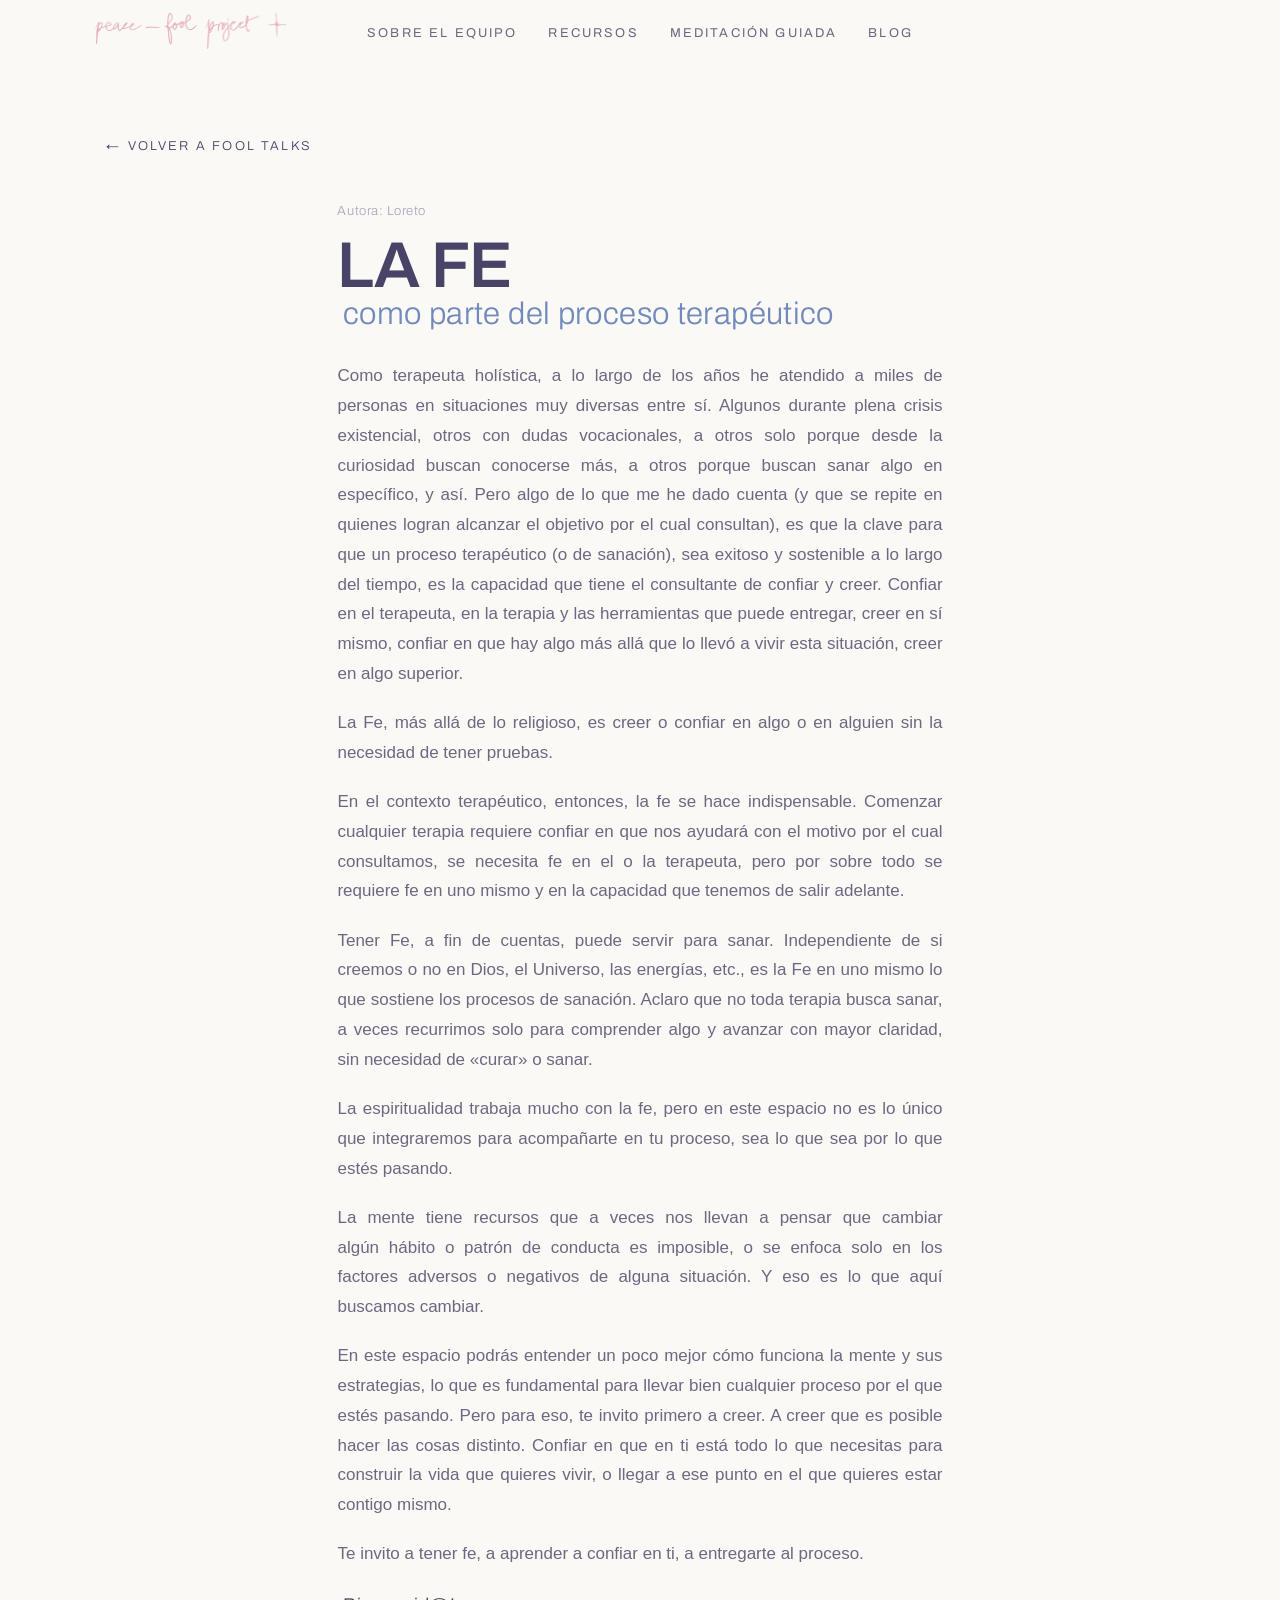
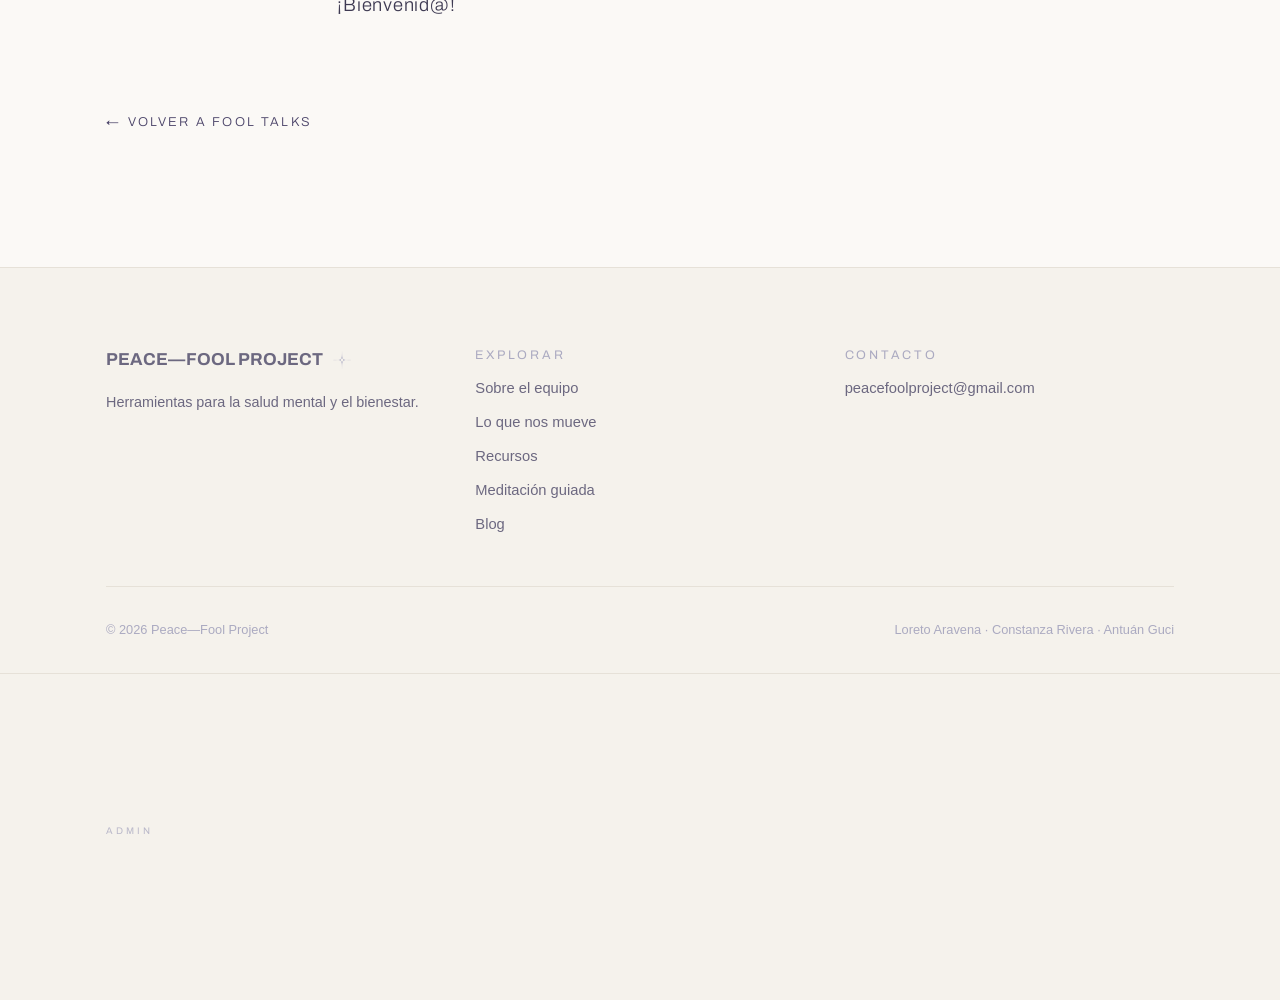
<file: entrada-la-fe.html>
<!DOCTYPE html>
<html lang="es">
<head>
<meta charset="utf-8">
<meta name="viewport" content="width=device-width, initial-scale=1">
<title>La fe como parte del proceso terapéutico · Fool Talks</title>
<meta name="description" content="La fe como parte del proceso terapéutico, por Loreto Aravena. Una escritura de Fool Talks, el blog de Peace—Fool Project.">
<!-- Mientras la web esta en construccion: fuera de los buscadores.
     Cuando este lista, borra esta linea de las 6 paginas publicas. -->
<meta name="robots" content="noindex, nofollow">
<link rel="preconnect" href="https://fonts.gstatic.com" crossorigin>
<link href="https://fonts.googleapis.com/css2?family=Archivo:ital,wght@0,300;0,400;0,500;0,600;0,700;0,800;1,300;1,400;1,500&display=swap" rel="stylesheet">
<link rel="stylesheet" href="assets/css/styles.css">
</head>
<body>

<a class="salta-al-contenido" href="#contenido">Saltar al contenido</a>

<header class="header">
  <div class="contenedor header__inner">
    <a class="logo" href="index.html">
      <img class="logo__img" src="assets/img/logo/logo-manuscrito.png"
           alt="Peace—Fool Project" width="800" height="166">
    </a>
    <button class="nav-toggle" type="button" aria-expanded="false" aria-controls="nav-principal" aria-label="Abrir menú">
      <span></span><span></span><span></span>
    </button>
    <nav class="nav" id="nav-principal" aria-label="Menú principal">
      <a href="equipo.html">Sobre el equipo</a>
      <!-- Visión ya no es una sección aparte: vive al final de "Sobre el
           equipo". Para devolverla al menú, quita este comentario.
      <a href="vision.html">Visión</a> -->
      <a href="recursos.html">Recursos</a>
      <a href="meditacion.html">Meditación guiada</a>
      <!-- Fool Art, archivado: sin decidir si va como sección propia o
           repartido en las otras. Para devolverlo, quita este comentario.
      <a href="fool-art.html">Fool Art</a> -->
      <a href="blog.html">Blog</a>
    </nav>
  </div>
</header>

<main id="contenido">

  <!-- Una entrada del blog, en su propia página. Para publicar otra: copia
       este archivo con un nombre nuevo (entrada-algo.html), cambia el título
       de arriba, el texto, y agrégala a la lista de blog.html. -->
  <section class="revelar" style="padding-top:clamp(2.5rem,6vw,4.5rem)">
    <div class="contenedor">
      <p style="margin-bottom:2.5rem">
        <a class="enlace-flecha enlace-flecha--volver" href="blog.html">Volver a Fool Talks</a>
      </p>

      <article class="entrada entrada--completa">
        <p class="entrada__autora">Autora: Loreto</p>
        <h2 class="titular titular--apilado tinte-azul-acero">
          <span class="titular__mayor">La fe</span>
          <span class="titular__menor">como parte del proceso terapéutico</span>
        </h2>

        <p>
          Como terapeuta holística, a lo largo de los años he atendido a miles
          de personas en situaciones muy diversas entre sí. Algunos durante
          plena crisis existencial, otros con dudas vocacionales, a otros solo
          porque desde la curiosidad buscan conocerse más, a otros porque buscan
          sanar algo en específico, y así. Pero algo de lo que me he dado cuenta
          (y que se repite en quienes logran alcanzar el objetivo por el cual
          consultan), es que la clave para que un proceso terapéutico (o de
          sanación), sea exitoso y sostenible a lo largo del tiempo, es la
          capacidad que tiene el consultante de confiar y creer. Confiar en el
          terapeuta, en la terapia y las herramientas que puede entregar, creer
          en sí mismo, confiar en que hay algo más allá que lo llevó a vivir
          esta situación, creer en algo superior.
        </p>

        <p>
          La Fe, más allá de lo religioso, es creer o confiar en algo o en
          alguien sin la necesidad de tener pruebas.
        </p>

        <p>
          En el contexto terapéutico, entonces, la fe se hace indispensable.
          Comenzar cualquier terapia requiere confiar en que nos ayudará con el
          motivo por el cual consultamos, se necesita fe en el o la terapeuta,
          pero por sobre todo se requiere fe en uno mismo y en la capacidad que
          tenemos de salir adelante.
        </p>

        <p>
          Tener Fe, a fin de cuentas, puede servir para sanar. Independiente de
          si creemos o no en Dios, el Universo, las energías, etc., es la Fe en
          uno mismo lo que sostiene los procesos de sanación. Aclaro que no toda
          terapia busca sanar, a veces recurrimos solo para comprender algo y
          avanzar con mayor claridad, sin necesidad de «curar» o sanar.
        </p>

        <p>
          La espiritualidad trabaja mucho con la fe, pero en este espacio no es
          lo único que integraremos para acompañarte en tu proceso, sea lo que
          sea por lo que estés pasando.
        </p>

        <p>
          La mente tiene recursos que a veces nos llevan a pensar que cambiar
          algún hábito o patrón de conducta es imposible, o se enfoca solo en
          los factores adversos o negativos de alguna situación. Y eso es lo que
          aquí buscamos cambiar.
        </p>

        <p>
          En este espacio podrás entender un poco mejor cómo funciona la mente y
          sus estrategias, lo que es fundamental para llevar bien cualquier
          proceso por el que estés pasando. Pero para eso, te invito primero a
          creer. A creer que es posible hacer las cosas distinto. Confiar en que
          en ti está todo lo que necesitas para construir la vida que quieres
          vivir, o llegar a ese punto en el que quieres estar contigo mismo.
        </p>

        <p>
          Te invito a tener fe, a aprender a confiar en ti, a entregarte al
          proceso.
        </p>

        <p class="entrada__cierre">¡Bienvenid@!</p>
      </article>

      <p style="margin-top:3rem">
        <a class="enlace-flecha enlace-flecha--volver" href="blog.html">Volver a Fool Talks</a>
      </p>
    </div>
  </section>

</main>

<footer class="footer">
  <div class="contenedor">
    <div class="footer__grid">
      <div>
        <a class="logo logo--pie" href="index.html">
          <span class="logo--pie__texto">Peace&mdash;Fool Project</span>
          <img src="assets/img/estrella-lavanda.png" alt="" aria-hidden="true"
               width="129" height="130" loading="lazy" decoding="async">
        </a>
        <p class="plomo" style="margin-top:1rem;font-size:.9rem">
          Herramientas para la salud mental y el bienestar.
        </p>
      </div>
      <div>
        <h4>Explorar</h4>
        <ul class="lista-limpia">
          <li><a href="equipo.html">Sobre el equipo</a></li>
          <li><a href="equipo.html#lo-que-nos-mueve">Lo que nos mueve</a></li>
          <li><a href="recursos.html">Recursos</a></li>
          <li><a href="meditacion.html">Meditación guiada</a></li>
          <!-- <li><a href="fool-art.html">Fool Art</a></li> Fool Art, archivado -->
          <li><a href="blog.html">Blog</a></li>
        </ul>
      </div>
      <div>
        <h4>Contacto</h4>
        <ul class="lista-limpia">
          <li><a href="mailto:peacefoolproject@gmail.com">peacefoolproject@gmail.com</a></li>
        </ul>
      </div>
    </div>
    <div class="footer__base">
      <span>&copy; <span id="anio">2026</span> Peace—Fool Project</span>
      <span>Loreto Aravena &middot; Constanza Rivera &middot; Antuán Guci</span>
    </div>
  </div>
</footer>

<section class="admin" aria-labelledby="admin-titulo">
  <div class="contenedor admin__inner">
    <button class="admin__toggle" type="button" aria-expanded="false" aria-controls="admin-panel">
      ADMIN
    </button>
    <div class="admin__panel" id="admin-panel">
      <h3 id="admin-titulo">Acceso del equipo</h3>
      <form id="admin-form" novalidate>
        <label class="campo">
          <span>Correo</span>
          <input type="email" name="correo" autocomplete="username" placeholder="peacefoolproject@gmail.com" required>
        </label>
        <label class="campo">
          <span>Clave de acceso</span>
          <input type="password" name="clave" autocomplete="current-password" required>
        </label>
        <button class="boton" type="submit">Entrar</button>
      </form>
      <p class="mensaje" id="admin-mensaje" role="status" hidden></p>
    </div>
  </div>
</section>

<script src="assets/js/main.js"></script>
<script>document.getElementById('anio').textContent = new Date().getFullYear();</script>
</body>
</html>
</file>
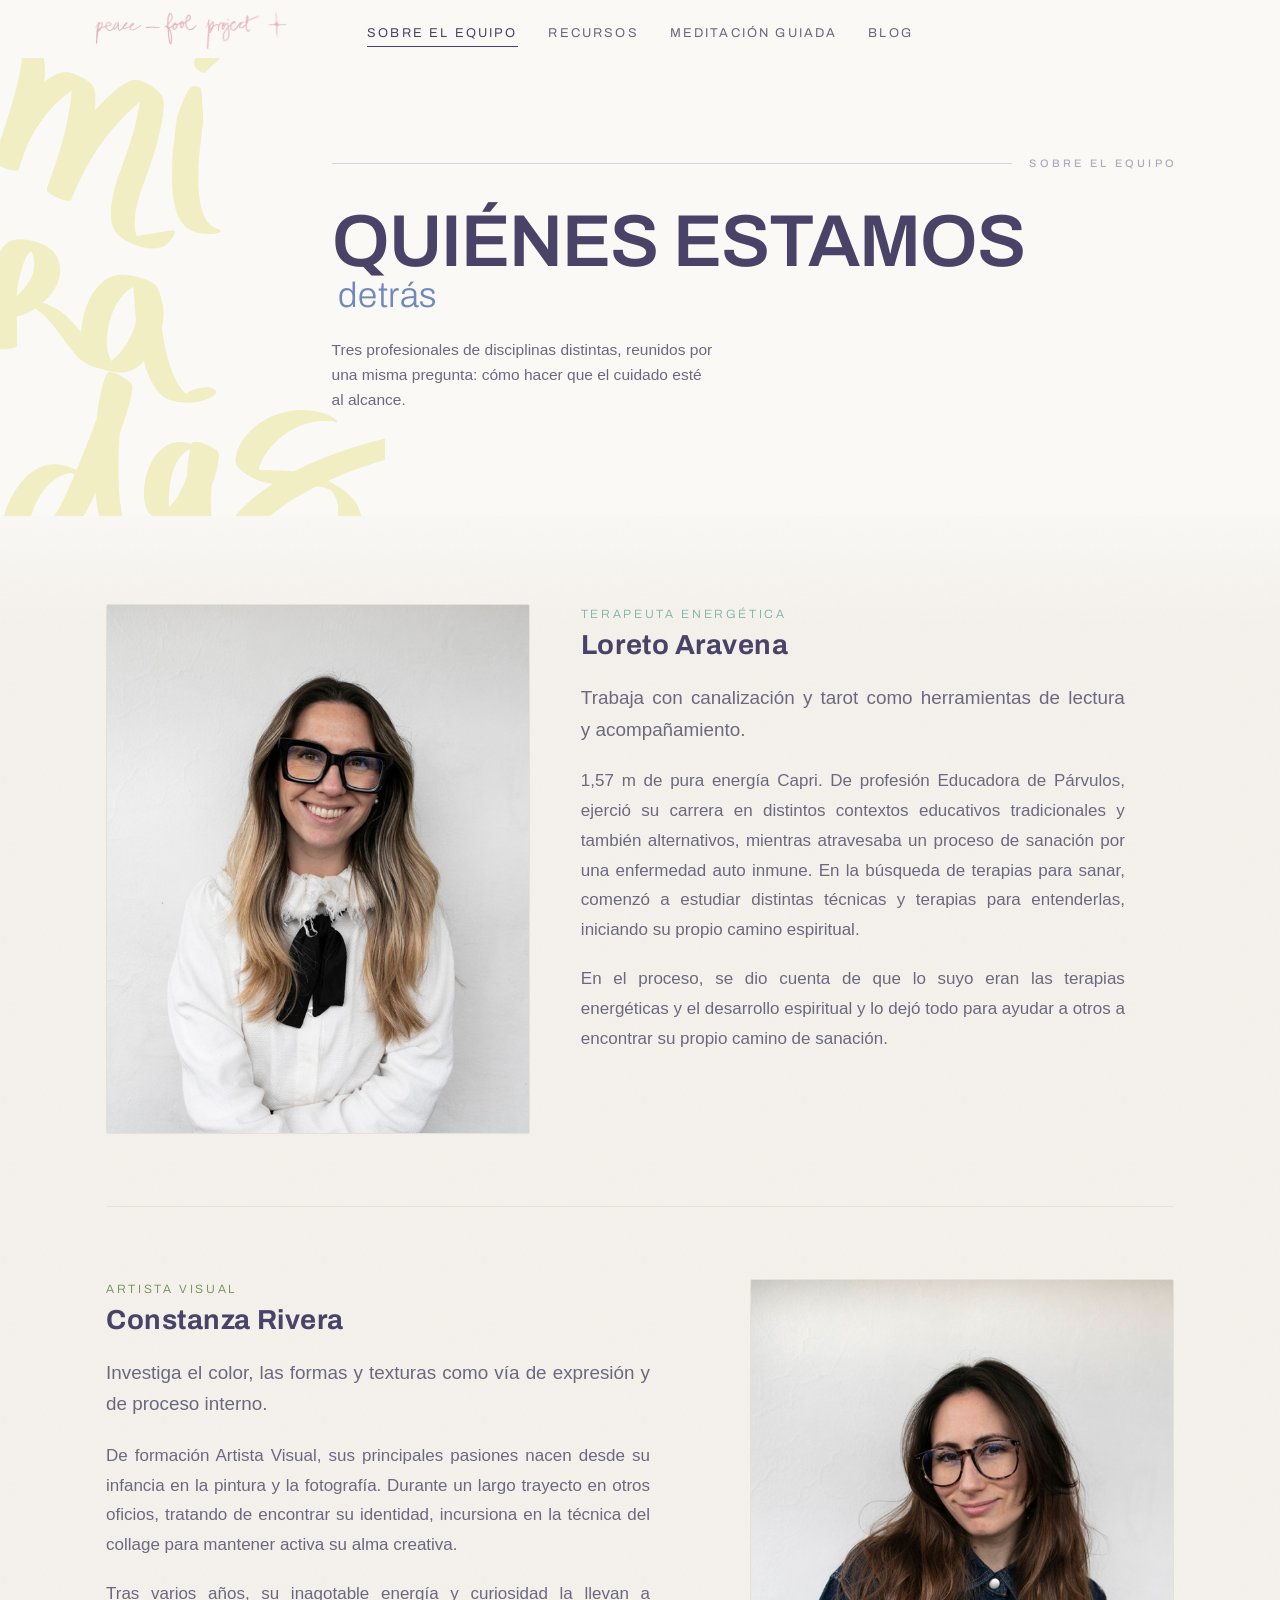
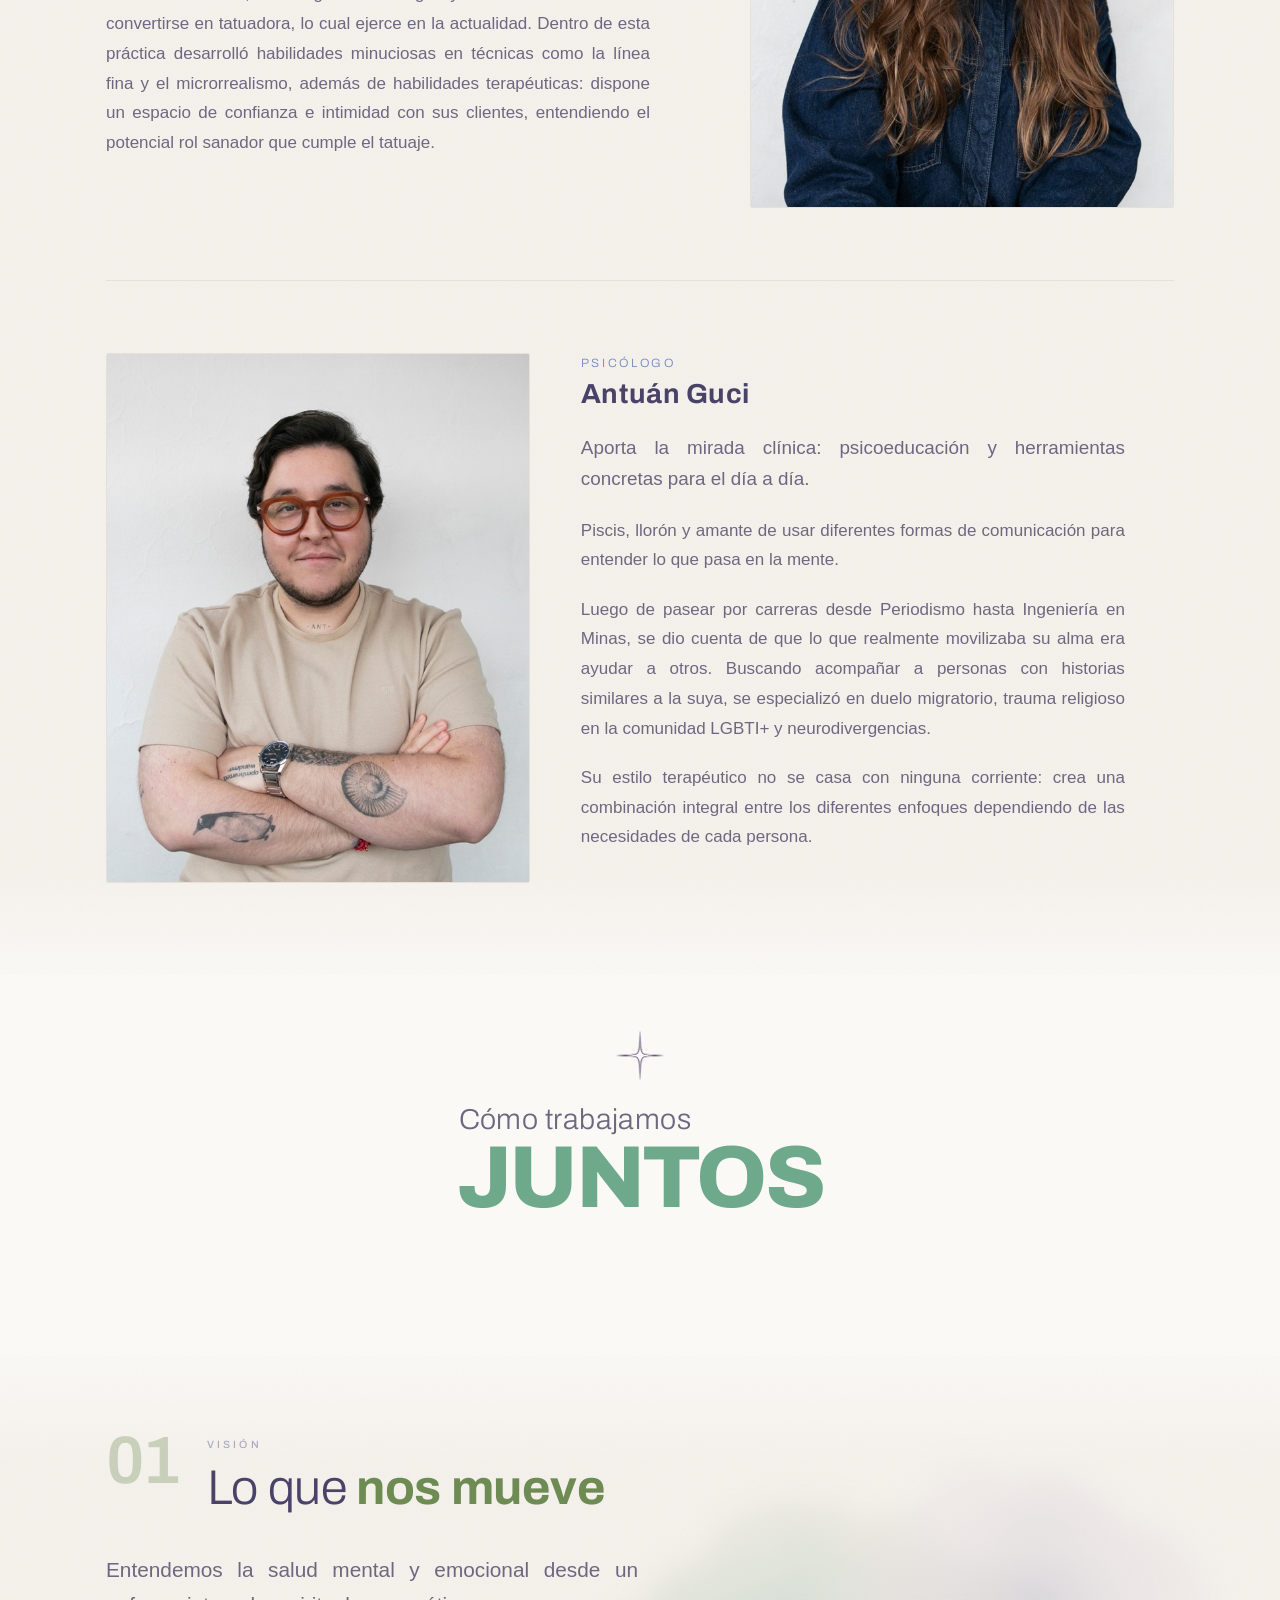
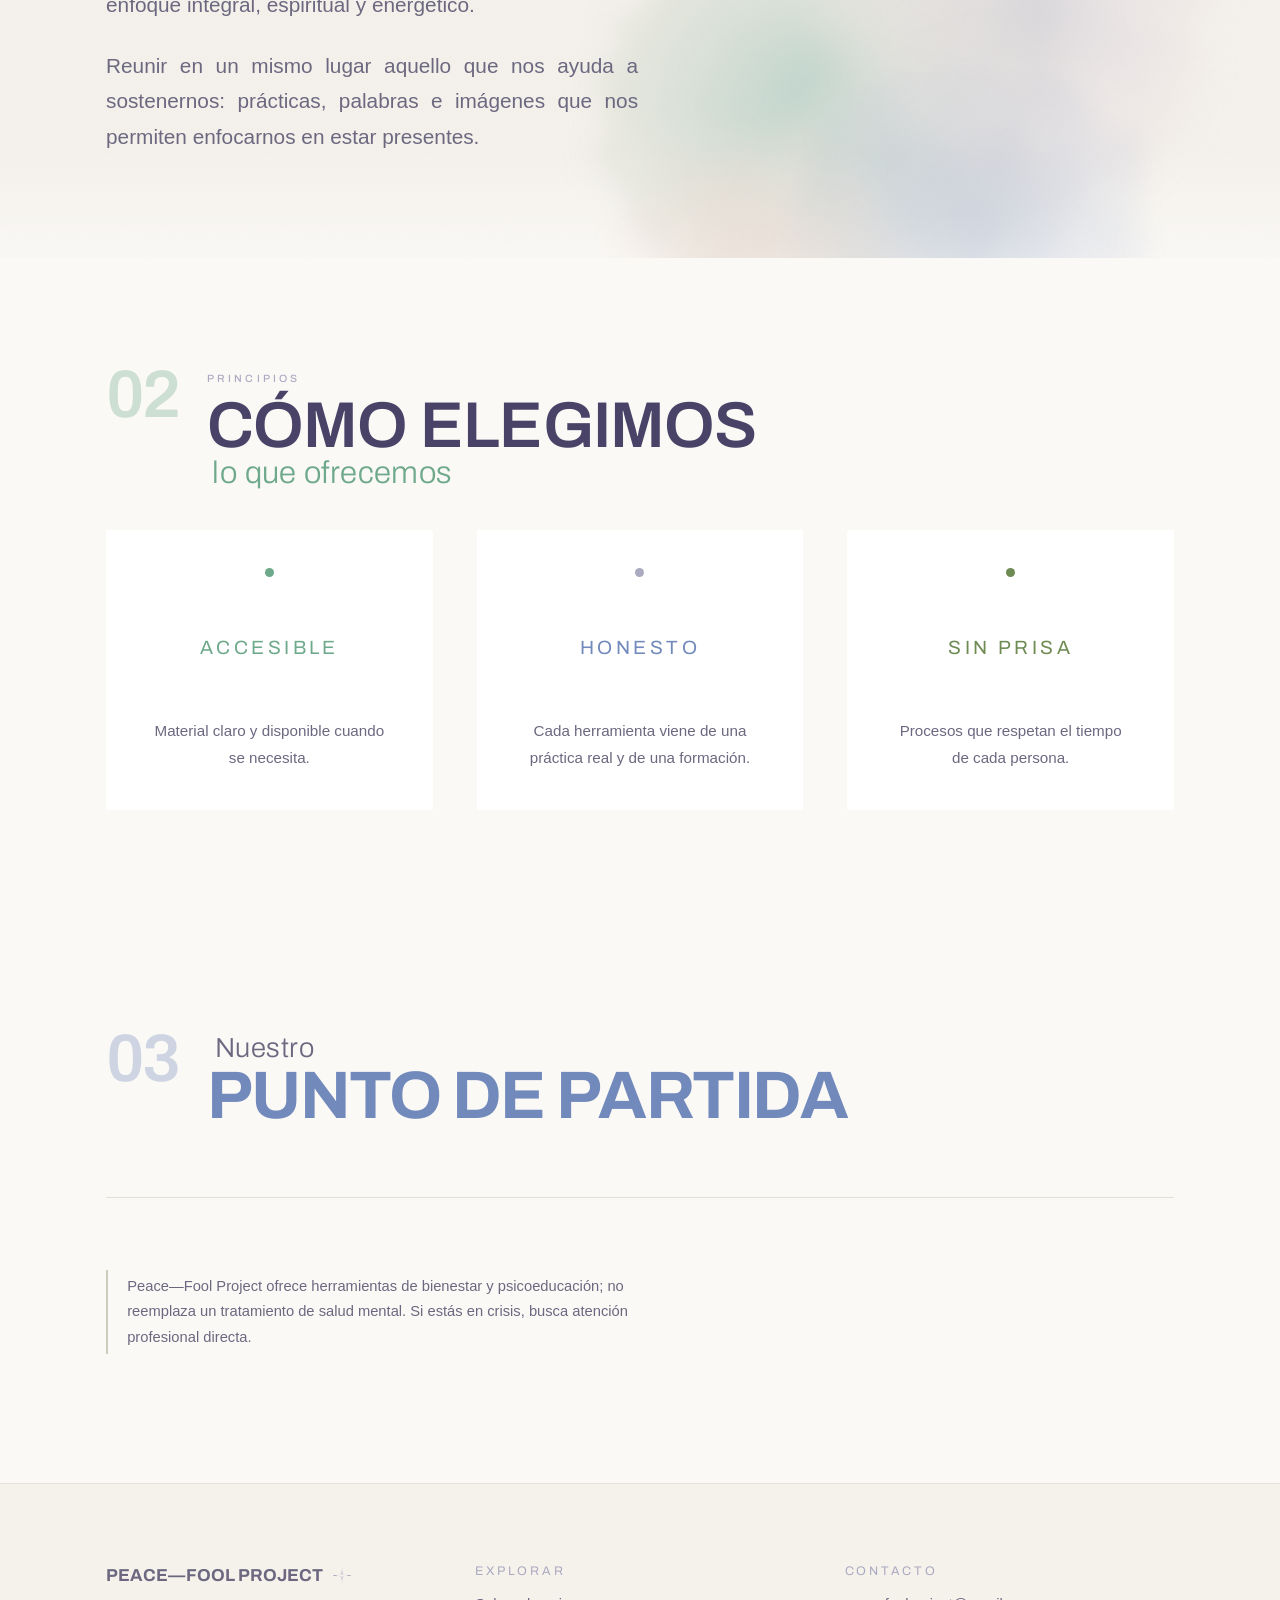
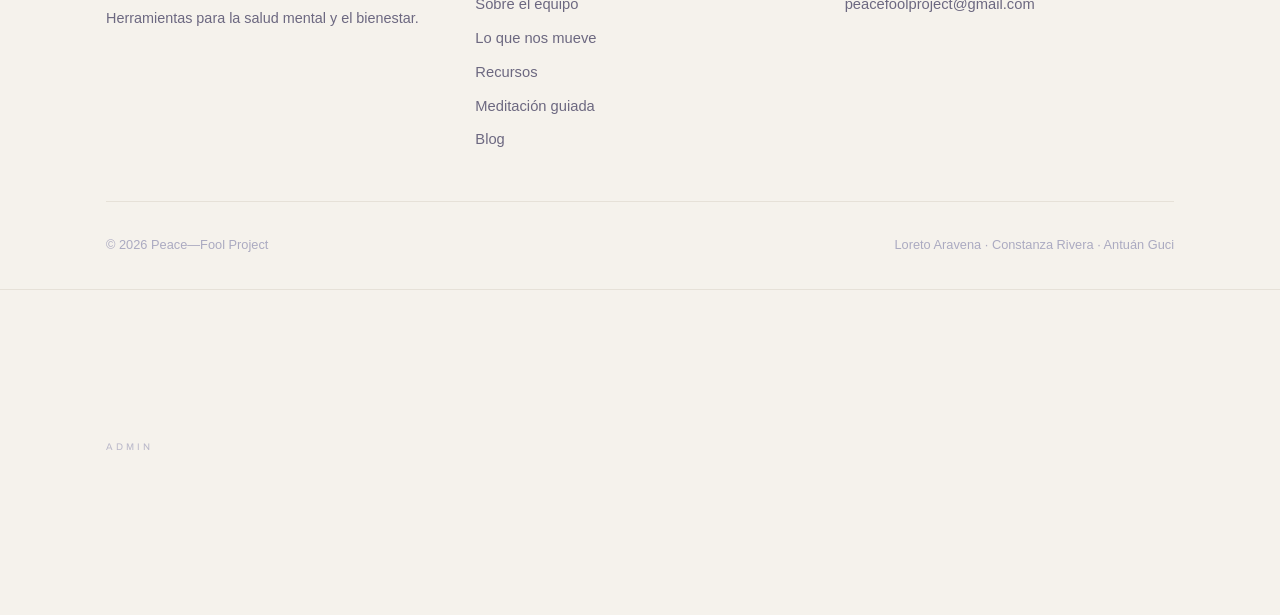
<file: equipo.html>
<!DOCTYPE html>
<html lang="es">
<head>
<meta charset="utf-8">
<meta name="viewport" content="width=device-width, initial-scale=1">
<title>Sobre el equipo · Peace—Fool Project</title>
<meta name="description" content="Loreto Aravena, terapeuta energética; Constanza Rivera, artista visual; y Antuán Guci, psicólogo. Las tres personas detrás de Peace—Fool Project.">
<!-- Mientras la web esta en construccion: fuera de los buscadores.
     Cuando este lista, borra esta linea de las 6 paginas publicas. -->
<meta name="robots" content="noindex, nofollow">
<link rel="preconnect" href="https://fonts.gstatic.com" crossorigin>
<link href="https://fonts.googleapis.com/css2?family=Archivo:ital,wght@0,300;0,400;0,500;0,600;0,700;0,800;1,300;1,400;1,500&display=swap" rel="stylesheet">
<link rel="stylesheet" href="assets/css/styles.css">
</head>
<body>

<a class="salta-al-contenido" href="#contenido">Saltar al contenido</a>

<header class="header">
  <div class="contenedor header__inner">
    <a class="logo" href="index.html">
      <img class="logo__img" src="assets/img/logo/logo-manuscrito.png"
           alt="Peace—Fool Project" width="800" height="166">
    </a>
    <button class="nav-toggle" type="button" aria-expanded="false" aria-controls="nav-principal" aria-label="Abrir menú">
      <span></span><span></span><span></span>
    </button>
    <nav class="nav" id="nav-principal" aria-label="Menú principal">
      <a href="equipo.html">Sobre el equipo</a>
      <!-- Visión ya no es una sección aparte: vive al final de "Sobre el
           equipo". Para devolverla al menú, quita este comentario.
      <a href="vision.html">Visión</a> -->
      <a href="recursos.html">Recursos</a>
      <a href="meditacion.html">Meditación guiada</a>
      <!-- Fool Art, archivado: sin decidir si va como sección propia o
           repartido en las otras. Para devolverlo, quita este comentario.
      <a href="fool-art.html">Fool Art</a> -->
      <a href="blog.html">Blog</a>
    </nav>
  </div>
</header>

<main id="contenido">

  <!-- La misma palabra "miradas" de la portada, pegada al borde izquierdo -->
  <section class="hero hero--miradas" style="padding-block:clamp(3rem,8vw,6rem)">
    <img class="equipo-portada__palabra" src="assets/img/portada/miradas.png"
         alt="" aria-hidden="true" width="750" height="1000" loading="lazy" decoding="async">
    <div class="contenedor hero__inner">
      <p class="marca-seccion">
        <span class="marca-seccion__linea"></span>
        <span class="marca-seccion__rotulo">Sobre el equipo</span>
      </p>
      <div class="cabeza-pagina tinte-azul-acero">
        <h1 class="titular titular--apilado">
          <span class="titular__mayor">Quiénes estamos</span>
          <span class="titular__menor">detrás</span>
        </h1>
        <p class="titular__nota">
          Tres profesionales de disciplinas distintas, reunidos por una misma
          pregunta: cómo hacer que el cuidado esté al alcance.
          <!-- TODO: párrafo de presentación del equipo -->
        </p>
      </div>
    </div>
  </section>

  <section class="seccion--alt revelar" style="padding-top:clamp(2rem,5vw,3.5rem);padding-bottom:clamp(1.75rem,4.5vw,3.5rem)">
    <div class="contenedor">

      <!-- ---------------------------------------------- Loreto Aravena -->
      <!-- Para cambiar una foto, reemplaza el archivo dentro de
           assets/img/equipo/ manteniendo el nombre y la proporción 4:5. -->
      <article class="perfil">
        <div class="perfil__foto">
          <img class="persona__retrato" src="assets/img/equipo/loreto.jpg"
               alt="Retrato de Loreto Aravena" width="640" height="800" loading="lazy" decoding="async">
        </div>
        <div class="perfil__texto">
          <span class="persona__rol tono-verde-agua">Terapeuta energética</span>
          <h3>Loreto Aravena</h3>
          <p class="perfil__entrada">
            Trabaja con canalización y tarot como herramientas de lectura y
            acompañamiento.
          </p>
          <p>
            1,57 m de pura energía Capri. De profesión Educadora de Párvulos,
            ejerció su carrera en distintos contextos educativos tradicionales y
            también alternativos, mientras atravesaba un proceso de sanación por
            una enfermedad auto inmune. En la búsqueda de terapias para sanar,
            comenzó a estudiar distintas técnicas y terapias para entenderlas,
            iniciando su propio camino espiritual.
          </p>
          <p>
            En el proceso, se dio cuenta de que lo suyo eran las terapias
            energéticas y el desarrollo espiritual y lo dejó todo para ayudar a
            otros a encontrar su propio camino de sanación.
          </p>
        </div>
      </article>

      <!-- -------------------------------------------- Constanza Rivera -->
      <article class="perfil perfil--invertido">
        <div class="perfil__foto">
          <img class="persona__retrato" src="assets/img/equipo/constanza.jpg"
               alt="Retrato de Constanza Rivera" width="640" height="800" loading="lazy" decoding="async">
        </div>
        <div class="perfil__texto">
          <span class="persona__rol tono-oliva">Artista visual</span>
          <h3>Constanza Rivera</h3>
          <p class="perfil__entrada">
            Investiga el color, las formas y texturas como vía de expresión y de
            proceso interno.
          </p>
          <p>
            De formación Artista Visual, sus principales pasiones nacen desde su
            infancia en la pintura y la fotografía. Durante un largo trayecto en
            otros oficios, tratando de encontrar su identidad, incursiona en la
            técnica del collage para mantener activa su alma creativa.
          </p>
          <p>
            Tras varios años, su inagotable energía y curiosidad la llevan a
            convertirse en tatuadora, lo cual ejerce en la actualidad. Dentro de
            esta práctica desarrolló habilidades minuciosas en técnicas como la
            línea fina y el microrrealismo, además de habilidades terapéuticas:
            dispone un espacio de confianza e intimidad con sus clientes,
            entendiendo el potencial rol sanador que cumple el tatuaje.
          </p>
        </div>
      </article>

      <!-- ------------------------------------------------ Antuán Guci -->
      <article class="perfil">
        <div class="perfil__foto">
          <img class="persona__retrato" src="assets/img/equipo/antuan.jpg"
               alt="Retrato de Antuán Guci" width="640" height="800" loading="lazy" decoding="async">
        </div>
        <div class="perfil__texto">
          <span class="persona__rol tono-azul-acero">Psicólogo</span>
          <h3>Antuán Guci</h3>
          <p class="perfil__entrada">
            Aporta la mirada clínica: psicoeducación y herramientas concretas
            para el día a día.
          </p>
          <p>
            Piscis, llorón y amante de usar diferentes formas de comunicación
            para entender lo que pasa en la mente.
          </p>
          <p>
            Luego de pasear por carreras desde Periodismo hasta Ingeniería en
            Minas, se dio cuenta de que lo que realmente movilizaba su alma era
            ayudar a otros. Buscando acompañar a personas con historias similares
            a la suya, se especializó en duelo migratorio, trauma religioso en la
            comunidad LGBTI+ y neurodivergencias.
          </p>
          <p>
            Su estilo terapéutico no se casa con ninguna corriente: crea una
            combinación integral entre los diferentes enfoques dependiendo de las
            necesidades de cada persona.
          </p>
        </div>
      </article>

    </div>
  </section>

  <!-- El cierre arranca antes: entre la última biografía y esta sección había
       296 px de aire (72 del perfil + 112 de la franja + 112 de aquí). -->
  <section class="revelar" style="padding-top:clamp(1.75rem,4.5vw,3.5rem)">
    <div class="contenedor centrado">
      <img class="estrella--sola" src="assets/img/estrella.png" alt="" aria-hidden="true" width="440" height="445">
      <h2 class="titular titular--manifiesto tinte-verde">
        <span class="titular__previo">Cómo trabajamos</span>
        <span class="titular__grande">juntos</span>
      </h2>
      <p class="lead">
        <!-- TODO: texto sobre la metodología o el cruce entre las tres disciplinas -->
      </p>
    </div>
  </section>



  <!-- ============================== VISIÓN ==========================
       Antes era una página aparte. Ahora cierra "Sobre el equipo": el enlace
       del pie apunta al ancla #lo-que-nos-mueve. -->
  <section class="hero seccion--alt revelar" id="lo-que-nos-mueve"
           style="padding-block:clamp(3rem,8vw,5rem)">
    <img class="hero__wash" src="assets/img/aguada.svg" alt="" aria-hidden="true">
    <div class="contenedor hero__inner">
      <div class="cabeza-seccion cabeza-seccion--cifra tinte-oliva">
        <span class="cifra-seccion">01</span>
        <div>
          <span class="titular__rotulo">Visión</span>
          <h2 class="titular titular--pleno">Lo que <span class="titular__clave">nos mueve</span></h2>
        </div>
      </div>
      <p class="lead">
        Entendemos la salud mental y emocional desde un enfoque integral,
        espiritual y energético.
      </p>
      <p class="lead">
        <!-- TODO: si quieres, sigue aquí la declaración de visión -->
        Reunir en un mismo lugar aquello que nos ayuda a sostenernos: prácticas,
        palabras e imágenes que nos permiten enfocarnos en estar presentes.
      </p>
    </div>
  </section>

  <section class="revelar">
    <div class="contenedor">
      <div class="cabeza-seccion cabeza-seccion--cifra tinte-verde">
        <span class="cifra-seccion">02</span>
        <div>
          <span class="titular__rotulo">Principios</span>
          <h2 class="titular titular--apilado">
            <span class="titular__mayor">Cómo elegimos</span>
            <span class="titular__menor">lo que ofrecemos</span>
          </h2>
        </div>
      </div>
      <div class="grid grid--3" style="margin-top:2.5rem">
        <article class="tarjeta tarjeta--principio">
          <span class="punto punto--verde"></span>
          <h3 class="tono-verde">Accesible</h3>
          <p class="plomo"><!-- TODO --> Material claro y disponible cuando se necesita.</p>
        </article>
        <article class="tarjeta tarjeta--principio">
          <span class="punto punto--lavanda"></span>
          <h3 class="tono-azul-acero">Honesto</h3>
          <p class="plomo"><!-- TODO --> Cada herramienta viene de una práctica real y de una formación.</p>
        </article>
        <article class="tarjeta tarjeta--principio">
          <span class="punto punto--oliva"></span>
          <h3 class="tono-oliva">Sin prisa</h3>
          <p class="plomo"><!-- TODO --> Procesos que respetan el tiempo de cada persona.</p>
        </article>
      </div>
    </div>
  </section>

  <section class="revelar">
    <div class="contenedor">
      <div class="cabeza-seccion cabeza-seccion--cifra tinte-azul-acero">
        <span class="cifra-seccion">03</span>
        <div>
          <h2 class="titular titular--invertido">
            <span class="titular__menor">Nuestro</span>
            <span class="titular__mayor">punto de partida</span>
          </h2>
        </div>
      </div>
      <p class="lead"><!-- TODO: relato del origen del proyecto --></p>
      <p><!-- TODO: continuación --></p>
      <hr class="regla">
      <p class="nota">
        Peace—Fool Project ofrece herramientas de bienestar y psicoeducación; no
        reemplaza un tratamiento de salud mental. Si estás en crisis, busca
        atención profesional directa.
      </p>
    </div>
  </section>

</main>

<footer class="footer">
  <div class="contenedor">
    <div class="footer__grid">
      <div>
        <a class="logo logo--pie" href="index.html">
          <span class="logo--pie__texto">Peace&mdash;Fool Project</span>
          <img src="assets/img/estrella-lavanda.png" alt="" aria-hidden="true"
               width="129" height="130" loading="lazy" decoding="async">
        </a>
        <p class="plomo" style="margin-top:1rem;font-size:.9rem">
          Herramientas para la salud mental y el bienestar.
        </p>
      </div>
      <div>
        <h4>Explorar</h4>
        <ul class="lista-limpia">
          <li><a href="equipo.html">Sobre el equipo</a></li>
          <li><a href="equipo.html#lo-que-nos-mueve">Lo que nos mueve</a></li>
          <li><a href="recursos.html">Recursos</a></li>
          <li><a href="meditacion.html">Meditación guiada</a></li>
          <!-- <li><a href="fool-art.html">Fool Art</a></li> Fool Art, archivado -->
          <li><a href="blog.html">Blog</a></li>
        </ul>
      </div>
      <div>
        <h4>Contacto</h4>
        <ul class="lista-limpia">
          <li><a href="mailto:peacefoolproject@gmail.com">peacefoolproject@gmail.com</a></li>
        </ul>
      </div>
    </div>
    <div class="footer__base">
      <span>&copy; <span id="anio">2026</span> Peace—Fool Project</span>
      <span>Loreto Aravena &middot; Constanza Rivera &middot; Antuán Guci</span>
    </div>
  </div>
</footer>

<section class="admin" aria-labelledby="admin-titulo">
  <div class="contenedor admin__inner">
    <button class="admin__toggle" type="button" aria-expanded="false" aria-controls="admin-panel">
      ADMIN
    </button>
    <div class="admin__panel" id="admin-panel">
      <h3 id="admin-titulo">Acceso del equipo</h3>
      <form id="admin-form" novalidate>
        <label class="campo">
          <span>Correo</span>
          <input type="email" name="correo" autocomplete="username" placeholder="peacefoolproject@gmail.com" required>
        </label>
        <label class="campo">
          <span>Clave de acceso</span>
          <input type="password" name="clave" autocomplete="current-password" required>
        </label>
        <button class="boton" type="submit">Entrar</button>
      </form>
      <p class="mensaje" id="admin-mensaje" role="status" hidden></p>
    </div>
  </div>
</section>

<script src="assets/js/main.js"></script>
<script>document.getElementById('anio').textContent = new Date().getFullYear();</script>
</body>
</html>
</file>
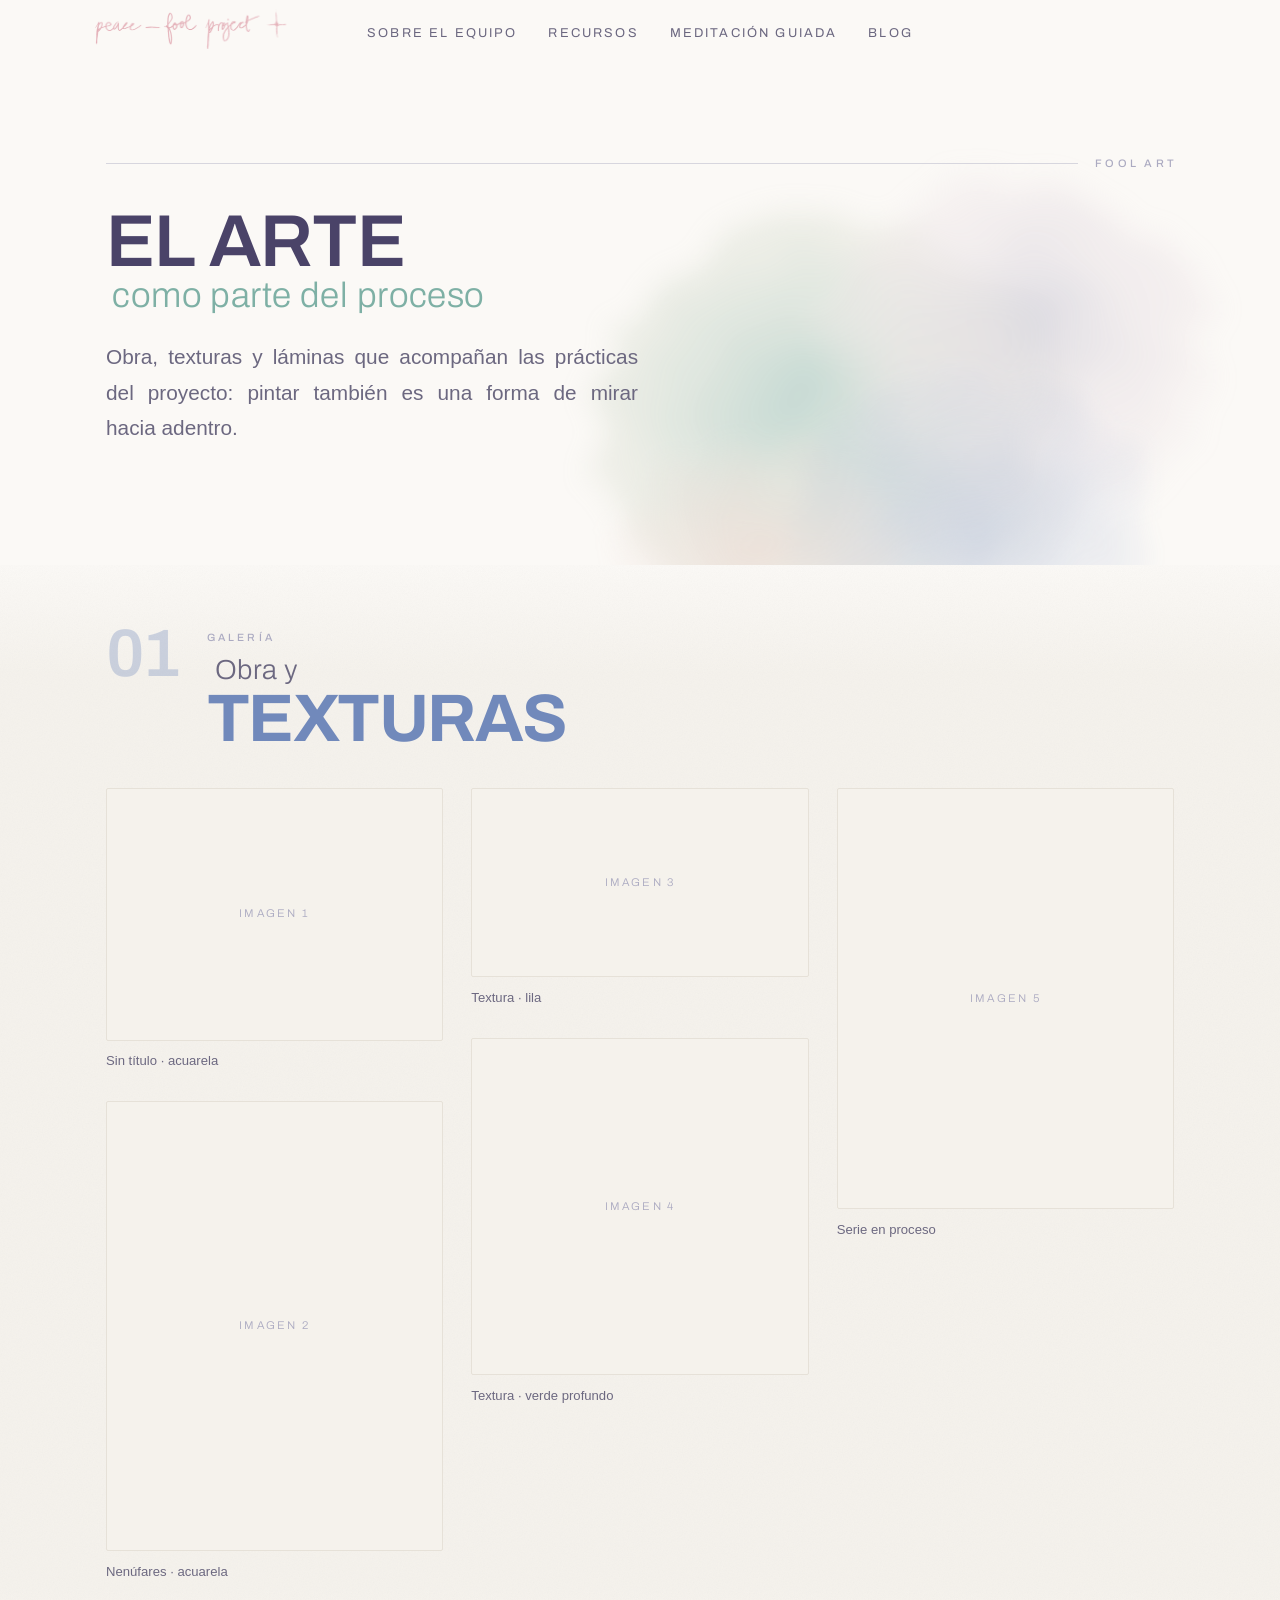
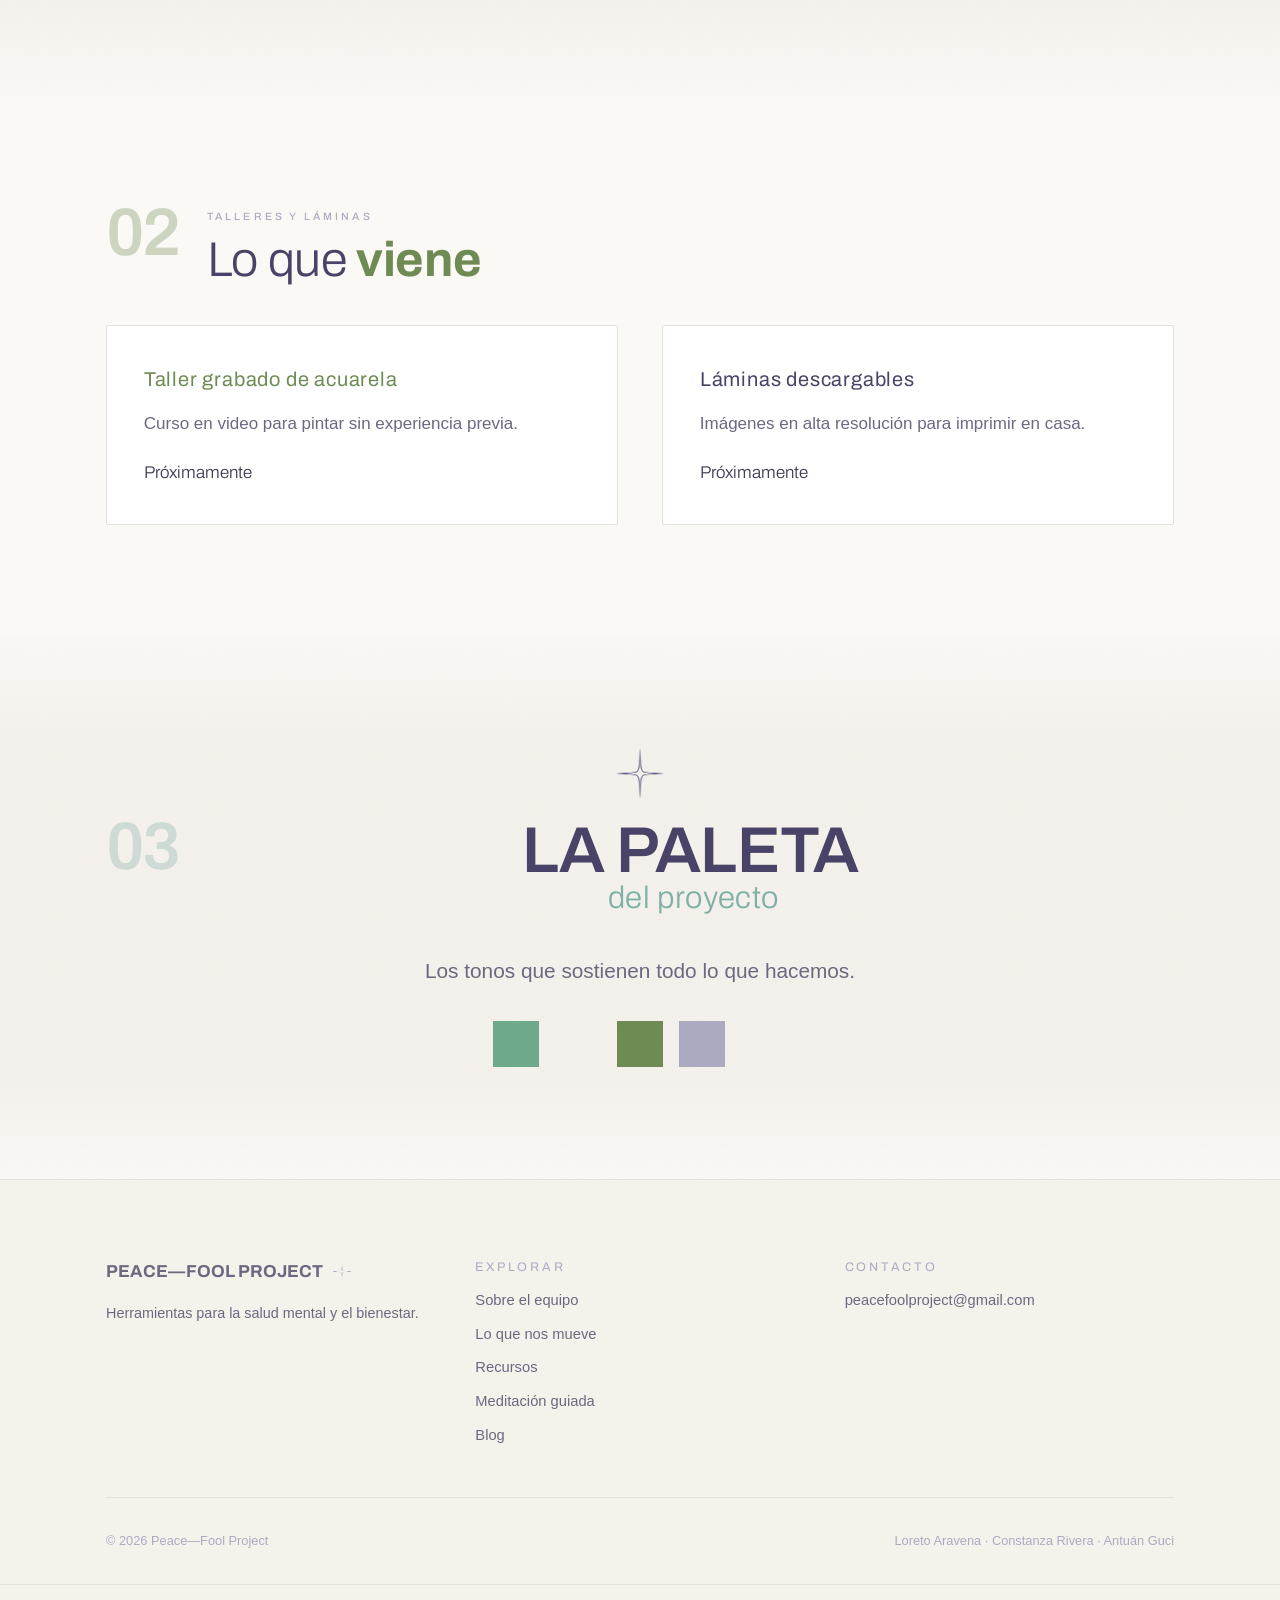
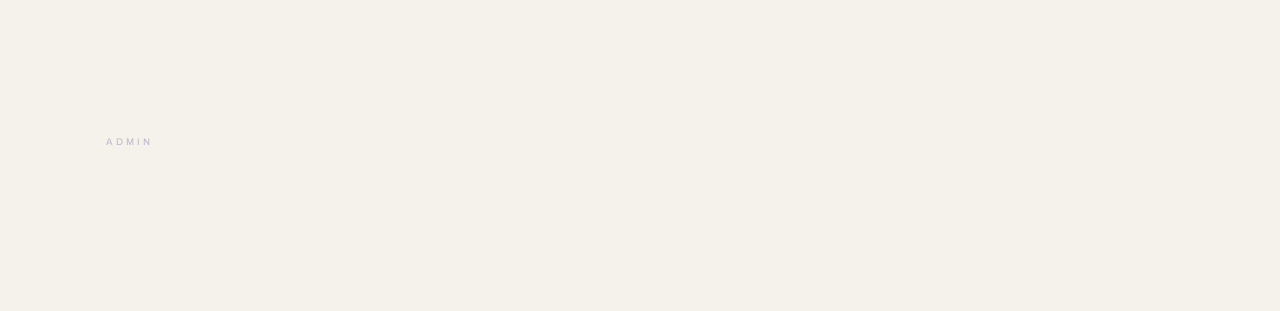
<file: fool-art.html>
<!DOCTYPE html>
<html lang="es">
<head>
<meta charset="utf-8">
<meta name="viewport" content="width=device-width, initial-scale=1">
<title>Fool Art · Peace—Fool Project</title>
<meta name="description" content="Fool Art: el lenguaje visual de Peace—Fool Project. Obra, texturas y láminas de Constanza Rivera.">
<!-- Mientras la web esta en construccion: fuera de los buscadores.
     Cuando este lista, borra esta linea de las 6 paginas publicas. -->
<meta name="robots" content="noindex, nofollow">
<link rel="preconnect" href="https://fonts.gstatic.com" crossorigin>
<link href="https://fonts.googleapis.com/css2?family=Archivo:ital,wght@0,300;0,400;0,500;0,600;0,700;0,800;1,300;1,400;1,500&display=swap" rel="stylesheet">
<link rel="stylesheet" href="assets/css/styles.css">
</head>
<body>

<a class="salta-al-contenido" href="#contenido">Saltar al contenido</a>

<header class="header">
  <div class="contenedor header__inner">
    <a class="logo" href="index.html">
      <img class="logo__img" src="assets/img/logo/logo-manuscrito.png"
           alt="Peace—Fool Project" width="800" height="166">
    </a>
    <button class="nav-toggle" type="button" aria-expanded="false" aria-controls="nav-principal" aria-label="Abrir menú">
      <span></span><span></span><span></span>
    </button>
    <nav class="nav" id="nav-principal" aria-label="Menú principal">
      <a href="equipo.html">Sobre el equipo</a>
      <!-- Visión ya no es una sección aparte: vive al final de "Sobre el
           equipo". Para devolverla al menú, quita este comentario.
      <a href="vision.html">Visión</a> -->
      <a href="recursos.html">Recursos</a>
      <a href="meditacion.html">Meditación guiada</a>
      <!-- Fool Art, archivado: sin decidir si va como sección propia o
           repartido en las otras. Para devolverlo, quita este comentario.
      <a href="fool-art.html">Fool Art</a> -->
      <a href="blog.html">Blog</a>
    </nav>
  </div>
</header>

<main id="contenido">

  <section class="hero" style="padding-block:clamp(3rem,8vw,6rem)">
    <img class="hero__wash" src="assets/img/aguada.svg" alt="" aria-hidden="true">
    <div class="contenedor hero__inner">
      <p class="marca-seccion">
        <span class="marca-seccion__linea"></span>
        <span class="marca-seccion__rotulo">Fool Art</span>
      </p>
      <div class="cabeza-pagina tinte-verde-agua">
        <h1 class="titular titular--apilado">
          <span class="titular__mayor">El arte</span>
          <span class="titular__menor">como parte del proceso</span>
        </h1>
      </div>
      <p class="lead">
        Obra, texturas y láminas que acompañan las prácticas del proyecto: pintar
        también es una forma de mirar hacia adentro.
        <!-- TODO: texto introductorio de Fool Art -->
      </p>
    </div>
  </section>

  <section class="seccion--alt revelar" style="padding-top:clamp(2.5rem,6vw,4rem)">
    <div class="contenedor">
      <div class="cabeza-seccion cabeza-seccion--cifra tinte-azul-acero">
        <span class="cifra-seccion">01</span>
        <div>
          <span class="titular__rotulo">Galería</span>
          <h2 class="titular titular--invertido">
            <span class="titular__menor">Obra y</span>
            <span class="titular__mayor">texturas</span>
          </h2>
        </div>
      </div>

      <!-- ================================================================
           CÓMO AGREGAR UNA IMAGEN
           1. Copia el archivo en assets/img/
           2. Reemplaza el <div class="marco"> por:
              <img src="assets/img/mi-obra.jpg" alt="Descripción de la obra">
           ================================================================ -->

      <div class="galeria" style="margin-top:2.5rem">
        <figure>
          <div class="marco">Imagen 1</div>
          <figcaption>Sin título &middot; acuarela <!-- TODO: ficha --></figcaption>
        </figure>
        <figure>
          <div class="marco" style="aspect-ratio:3/4">Imagen 2</div>
          <figcaption>Nenúfares &middot; acuarela</figcaption>
        </figure>
        <figure>
          <div class="marco" style="aspect-ratio:16/9">Imagen 3</div>
          <figcaption>Textura &middot; lila</figcaption>
        </figure>
        <figure>
          <div class="marco" style="aspect-ratio:1/1">Imagen 4</div>
          <figcaption>Textura &middot; verde profundo</figcaption>
        </figure>
        <figure>
          <div class="marco" style="aspect-ratio:4/5">Imagen 5</div>
          <figcaption>Serie en proceso</figcaption>
        </figure>
      </div>
    </div>
  </section>

  <section class="revelar">
    <div class="contenedor">
      <div class="cabeza-seccion cabeza-seccion--cifra tinte-oliva">
        <span class="cifra-seccion">02</span>
        <div>
          <span class="titular__rotulo">Talleres y láminas</span>
          <h2 class="titular titular--pleno">Lo que <span class="titular__clave">viene</span></h2>
        </div>
      </div>
      <div class="grid grid--2" style="margin-top:2.5rem">
        <article class="tarjeta">
          <span class="punto punto--rosa"></span>
          <h3 class="tono-oliva">Taller grabado de acuarela</h3>
          <p class="plomo"><!-- TODO --> Curso en video para pintar sin experiencia previa.</p>
          <span class="pista__meta">Próximamente</span>
        </article>
        <article class="tarjeta">
          <span class="punto punto--lila"></span>
          <h3>Láminas descargables</h3>
          <p class="plomo"><!-- TODO --> Imágenes en alta resolución para imprimir en casa.</p>
          <span class="pista__meta">Próximamente</span>
        </article>
      </div>
    </div>
  </section>

  <section class="seccion--alt revelar">
    <div class="contenedor centrado">
      <img class="estrella--sola" src="assets/img/estrella.png" alt="" aria-hidden="true" width="440" height="445">
      <div class="cabeza-seccion cabeza-seccion--cifra tinte-verde-agua">
        <span class="cifra-seccion">03</span>
        <div>
          <h2 class="titular titular--apilado">
            <span class="titular__mayor">La paleta</span>
            <span class="titular__menor">del proyecto</span>
          </h2>
        </div>
      </div>
      <p class="lead">Los tonos que sostienen todo lo que hacemos.</p>
      <div style="display:flex;flex-wrap:wrap;gap:1rem;justify-content:center;margin-top:2rem">
        <span class="punto punto--verde-agua" style="width:46px;height:46px"></span>
        <span class="punto punto--azul" style="width:46px;height:46px"></span>
        <span class="punto punto--verde" style="width:46px;height:46px"></span>
        <span class="punto punto--salvia" style="width:46px;height:46px"></span>
        <span class="punto punto--oliva" style="width:46px;height:46px"></span>
        <span class="punto punto--lavanda" style="width:46px;height:46px"></span>
        <span class="punto punto--lila" style="width:46px;height:46px"></span>
        <span class="punto punto--morado" style="width:46px;height:46px"></span>
        <span class="punto punto--rosa" style="width:46px;height:46px"></span>
      </div>
    </div>
  </section>

</main>

<footer class="footer">
  <div class="contenedor">
    <div class="footer__grid">
      <div>
        <a class="logo logo--pie" href="index.html">
          <span class="logo--pie__texto">Peace&mdash;Fool Project</span>
          <img src="assets/img/estrella-lavanda.png" alt="" aria-hidden="true"
               width="129" height="130" loading="lazy" decoding="async">
        </a>
        <p class="plomo" style="margin-top:1rem;font-size:.9rem">
          Herramientas para la salud mental y el bienestar.
        </p>
      </div>
      <div>
        <h4>Explorar</h4>
        <ul class="lista-limpia">
          <li><a href="equipo.html">Sobre el equipo</a></li>
          <li><a href="equipo.html#lo-que-nos-mueve">Lo que nos mueve</a></li>
          <li><a href="recursos.html">Recursos</a></li>
          <li><a href="meditacion.html">Meditación guiada</a></li>
          <!-- <li><a href="fool-art.html">Fool Art</a></li> Fool Art, archivado -->
          <li><a href="blog.html">Blog</a></li>
        </ul>
      </div>
      <div>
        <h4>Contacto</h4>
        <ul class="lista-limpia">
          <li><a href="mailto:peacefoolproject@gmail.com">peacefoolproject@gmail.com</a></li>
        </ul>
      </div>
    </div>
    <div class="footer__base">
      <span>&copy; <span id="anio">2026</span> Peace—Fool Project</span>
      <span>Loreto Aravena &middot; Constanza Rivera &middot; Antuán Guci</span>
    </div>
  </div>
</footer>

<section class="admin" aria-labelledby="admin-titulo">
  <div class="contenedor admin__inner">
    <button class="admin__toggle" type="button" aria-expanded="false" aria-controls="admin-panel">
      ADMIN
    </button>
    <div class="admin__panel" id="admin-panel">
      <h3 id="admin-titulo">Acceso del equipo</h3>
      <form id="admin-form" novalidate>
        <label class="campo">
          <span>Correo</span>
          <input type="email" name="correo" autocomplete="username" placeholder="peacefoolproject@gmail.com" required>
        </label>
        <label class="campo">
          <span>Clave de acceso</span>
          <input type="password" name="clave" autocomplete="current-password" required>
        </label>
        <button class="boton" type="submit">Entrar</button>
      </form>
      <p class="mensaje" id="admin-mensaje" role="status" hidden></p>
    </div>
  </div>
</section>

<script src="assets/js/main.js"></script>
<script>document.getElementById('anio').textContent = new Date().getFullYear();</script>
</body>
</html>
</file>
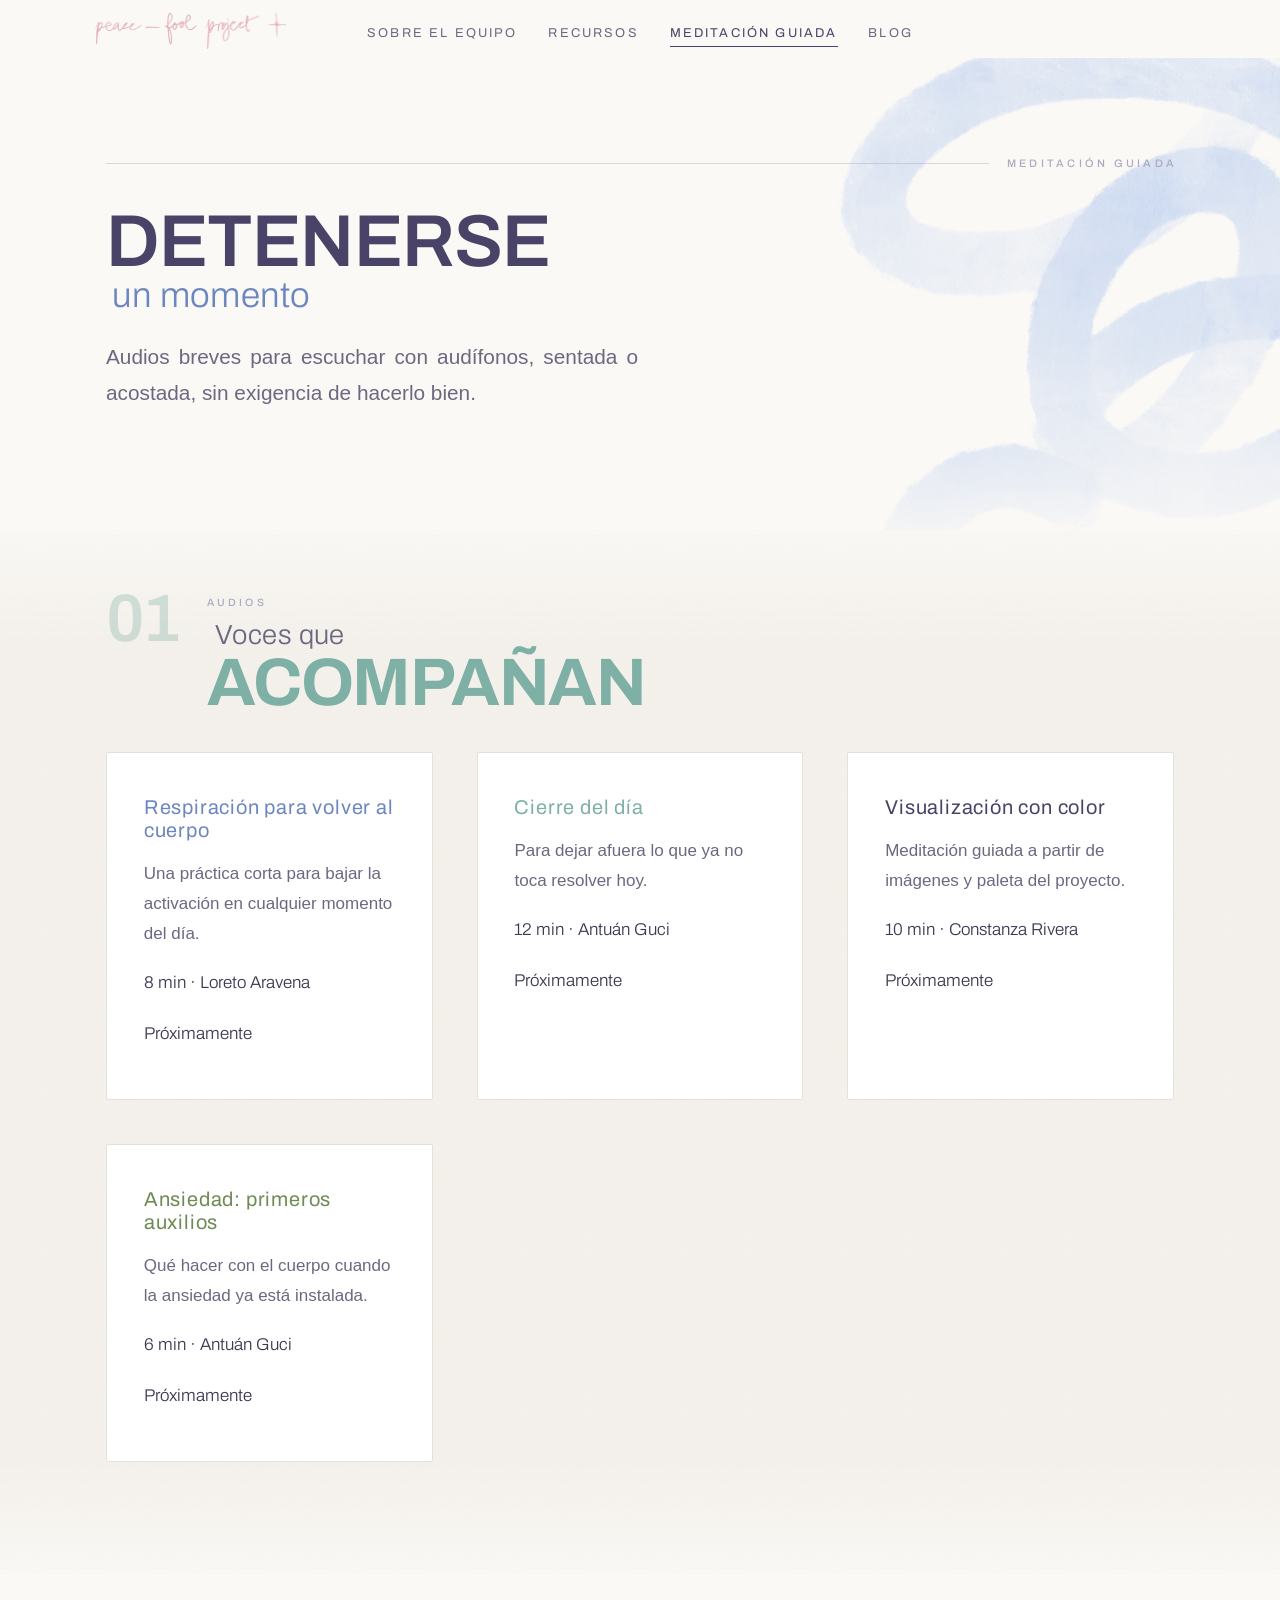
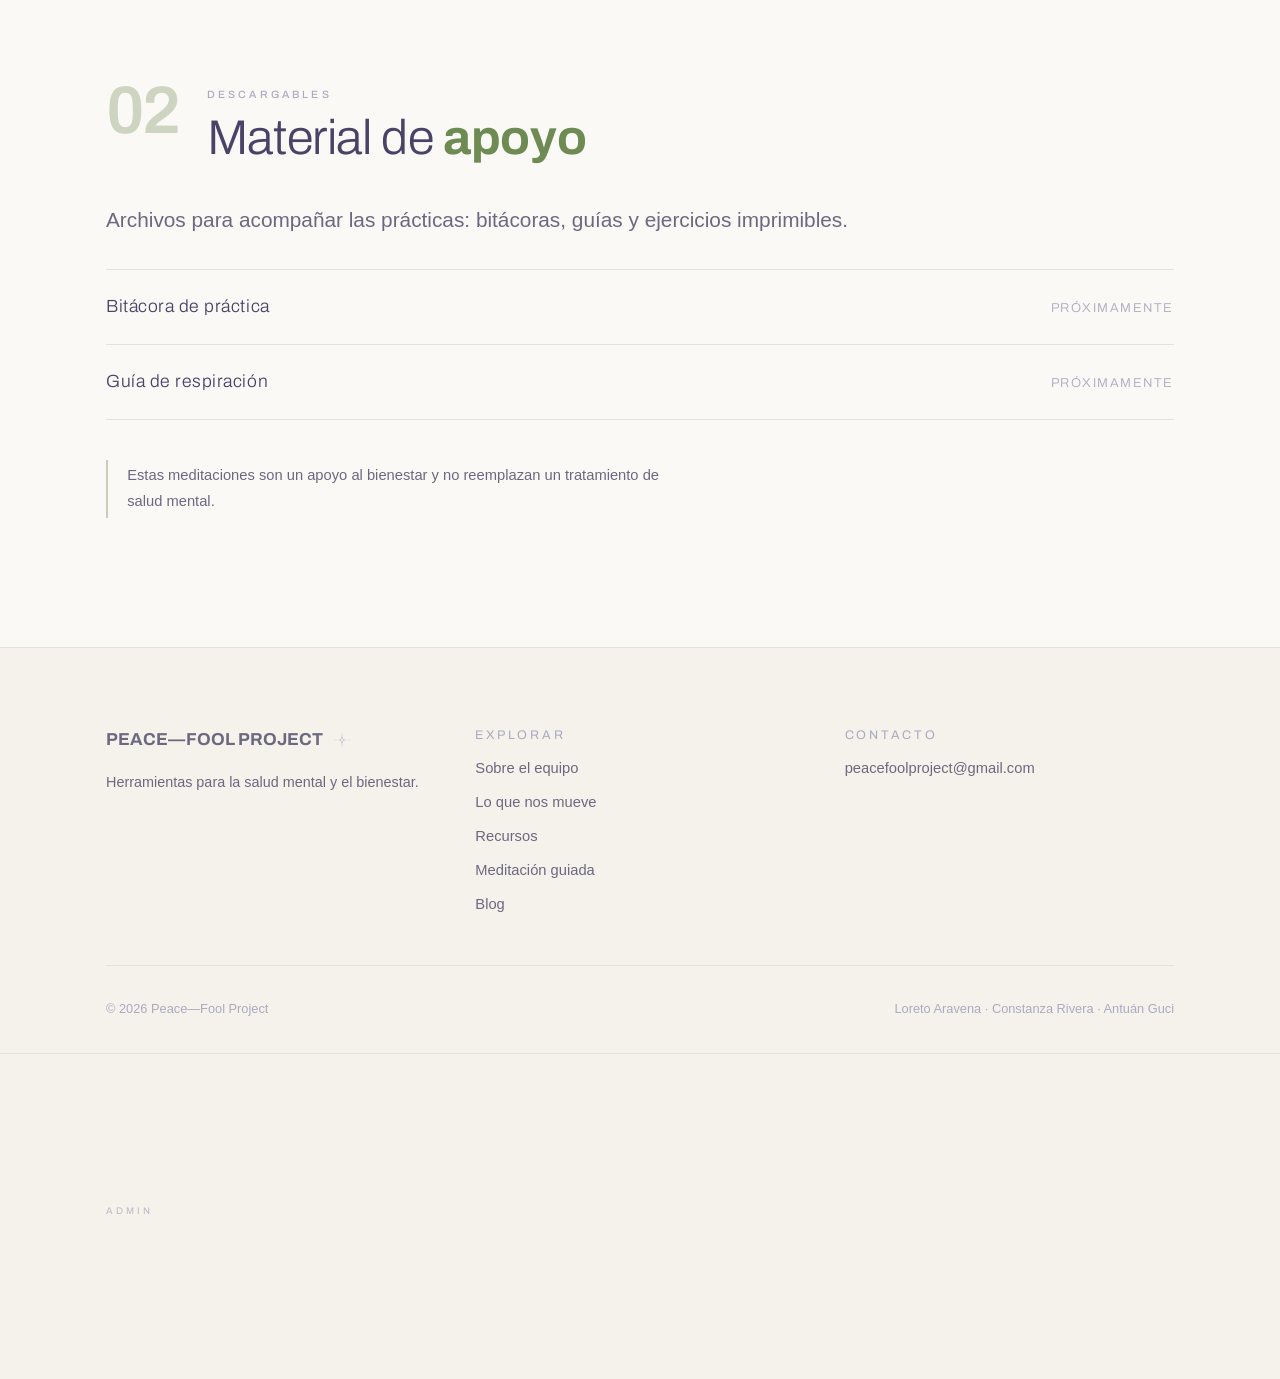
<file: meditacion.html>
<!DOCTYPE html>
<html lang="es">
<head>
<meta charset="utf-8">
<meta name="viewport" content="width=device-width, initial-scale=1">
<title>Meditación guiada · Peace—Fool Project</title>
<meta name="description" content="Meditaciones guiadas en audio para el descanso, la ansiedad y el cierre del día. Peace—Fool Project.">
<!-- Mientras la web esta en construccion: fuera de los buscadores.
     Cuando este lista, borra esta linea de las 6 paginas publicas. -->
<meta name="robots" content="noindex, nofollow">
<link rel="preconnect" href="https://fonts.gstatic.com" crossorigin>
<link href="https://fonts.googleapis.com/css2?family=Archivo:ital,wght@0,300;0,400;0,500;0,600;0,700;0,800;1,300;1,400;1,500&display=swap" rel="stylesheet">
<link rel="stylesheet" href="assets/css/styles.css">
</head>
<body>

<a class="salta-al-contenido" href="#contenido">Saltar al contenido</a>

<header class="header">
  <div class="contenedor header__inner">
    <a class="logo" href="index.html">
      <img class="logo__img" src="assets/img/logo/logo-manuscrito.png"
           alt="Peace—Fool Project" width="800" height="166">
    </a>
    <button class="nav-toggle" type="button" aria-expanded="false" aria-controls="nav-principal" aria-label="Abrir menú">
      <span></span><span></span><span></span>
    </button>
    <nav class="nav" id="nav-principal" aria-label="Menú principal">
      <a href="equipo.html">Sobre el equipo</a>
      <!-- Visión ya no es una sección aparte: vive al final de "Sobre el
           equipo". Para devolverla al menú, quita este comentario.
      <a href="vision.html">Visión</a> -->
      <a href="recursos.html">Recursos</a>
      <a href="meditacion.html">Meditación guiada</a>
      <!-- Fool Art, archivado: sin decidir si va como sección propia o
           repartido en las otras. Para devolverlo, quita este comentario.
      <a href="fool-art.html">Fool Art</a> -->
      <a href="blog.html">Blog</a>
    </nav>
  </div>
</header>

<main id="contenido">

  <!-- Los trazos curvos van a la derecha, a la altura del título, y se salen
       por el borde de la pantalla. Son decorativos: no llevan texto alternativo. -->
  <section class="hero hero--mancha" style="padding-block:clamp(3rem,8vw,6rem)">
    <img class="mancha-hero" src="assets/img/curva-celeste.png" alt="" aria-hidden="true"
         width="820" height="621" loading="lazy" decoding="async">
    <div class="contenedor hero__inner">
      <p class="marca-seccion">
        <span class="marca-seccion__linea"></span>
        <span class="marca-seccion__rotulo">Meditación guiada</span>
      </p>
      <div class="cabeza-pagina tinte-azul">
        <h1 class="titular titular--apilado">
          <span class="titular__mayor">Detenerse</span>
          <span class="titular__menor">un momento</span>
        </h1>
      </div>
      <p class="lead">
        Audios breves para escuchar con audífonos, sentada o acostada, sin
        exigencia de hacerlo bien.
        <!-- TODO: texto introductorio -->
      </p>
    </div>
  </section>

  <section class="seccion--alt revelar" style="padding-top:clamp(2.5rem,6vw,4rem)">
    <div class="contenedor">
      <div class="cabeza-seccion cabeza-seccion--cifra tinte-verde-agua">
        <span class="cifra-seccion">01</span>
        <div>
          <span class="titular__rotulo">Audios</span>
          <h2 class="titular titular--invertido">
            <span class="titular__menor">Voces que</span>
            <span class="titular__mayor">acompañan</span>
          </h2>
        </div>
      </div>

      <!-- ================================================================
           CÓMO AGREGAR UNA MEDITACIÓN
           1. Copia el archivo de audio (.mp3 o .m4a) en assets/audio/
           2. Duplica un bloque <article class="tarjeta"> de abajo
           3. Cambia el título, la descripción, la duración y el src del <audio>
           ================================================================ -->

      <div class="grid grid--2" style="margin-top:2.5rem">

        <article class="tarjeta">
          <span class="punto punto--azul"></span>
          <h3 class="tono-azul">Respiración para volver al cuerpo</h3>
          <p class="plomo">
            <!-- TODO: descripción -->
            Una práctica corta para bajar la activación en cualquier momento del día.
          </p>
          <span class="pista__meta">8 min &middot; Loreto Aravena</span>
          <!-- Cuando tengas el audio, descomenta:
          <audio controls preload="none" src="assets/audio/respiracion.mp3" style="width:100%;margin-top:1rem"></audio>
          -->
          <p class="pista__meta" style="margin-top:1rem">Próximamente</p>
        </article>

        <article class="tarjeta">
          <span class="punto punto--verde-agua"></span>
          <h3 class="tono-verde-agua">Cierre del día</h3>
          <p class="plomo">
            <!-- TODO -->
            Para dejar afuera lo que ya no toca resolver hoy.
          </p>
          <span class="pista__meta">12 min &middot; Antuán Guci</span>
          <p class="pista__meta" style="margin-top:1rem">Próximamente</p>
        </article>

        <article class="tarjeta">
          <span class="punto punto--lila"></span>
          <h3>Visualización con color</h3>
          <p class="plomo">
            <!-- TODO -->
            Meditación guiada a partir de imágenes y paleta del proyecto.
          </p>
          <span class="pista__meta">10 min &middot; Constanza Rivera</span>
          <p class="pista__meta" style="margin-top:1rem">Próximamente</p>
        </article>

        <article class="tarjeta">
          <span class="punto punto--salvia"></span>
          <h3 class="tono-oliva">Ansiedad: primeros auxilios</h3>
          <p class="plomo">
            <!-- TODO -->
            Qué hacer con el cuerpo cuando la ansiedad ya está instalada.
          </p>
          <span class="pista__meta">6 min &middot; Antuán Guci</span>
          <p class="pista__meta" style="margin-top:1rem">Próximamente</p>
        </article>

      </div>
    </div>
  </section>

  <section class="revelar">
    <div class="contenedor">
      <div class="cabeza-seccion cabeza-seccion--cifra tinte-oliva">
        <span class="cifra-seccion">02</span>
        <div>
          <span class="titular__rotulo">Descargables</span>
          <h2 class="titular titular--pleno">Material de <span class="titular__clave">apoyo</span></h2>
        </div>
      </div>
      <p class="lead">Archivos para acompañar las prácticas: bitácoras, guías y ejercicios imprimibles.</p>

      <!-- Los archivos van en assets/descargables/ -->
      <ul class="lista-limpia lista-pistas" style="margin-top:2rem">
        <li>
          <span class="pista__nombre">Bitácora de práctica</span>
          <span class="pista__meta">Próximamente</span>
          <!-- <a class="enlace-flecha" href="assets/descargables/bitacora.pdf" download>Descargar</a> -->
        </li>
        <li>
          <span class="pista__nombre">Guía de respiración</span>
          <span class="pista__meta">Próximamente</span>
        </li>
      </ul>

      <p class="nota" style="margin-top:2.5rem">
        Estas meditaciones son un apoyo al bienestar y no reemplazan un
        tratamiento de salud mental.
      </p>
    </div>
  </section>

</main>

<footer class="footer">
  <div class="contenedor">
    <div class="footer__grid">
      <div>
        <a class="logo logo--pie" href="index.html">
          <span class="logo--pie__texto">Peace&mdash;Fool Project</span>
          <img src="assets/img/estrella-lavanda.png" alt="" aria-hidden="true"
               width="129" height="130" loading="lazy" decoding="async">
        </a>
        <p class="plomo" style="margin-top:1rem;font-size:.9rem">
          Herramientas para la salud mental y el bienestar.
        </p>
      </div>
      <div>
        <h4>Explorar</h4>
        <ul class="lista-limpia">
          <li><a href="equipo.html">Sobre el equipo</a></li>
          <li><a href="equipo.html#lo-que-nos-mueve">Lo que nos mueve</a></li>
          <li><a href="recursos.html">Recursos</a></li>
          <li><a href="meditacion.html">Meditación guiada</a></li>
          <!-- <li><a href="fool-art.html">Fool Art</a></li> Fool Art, archivado -->
          <li><a href="blog.html">Blog</a></li>
        </ul>
      </div>
      <div>
        <h4>Contacto</h4>
        <ul class="lista-limpia">
          <li><a href="mailto:peacefoolproject@gmail.com">peacefoolproject@gmail.com</a></li>
        </ul>
      </div>
    </div>
    <div class="footer__base">
      <span>&copy; <span id="anio">2026</span> Peace—Fool Project</span>
      <span>Loreto Aravena &middot; Constanza Rivera &middot; Antuán Guci</span>
    </div>
  </div>
</footer>

<section class="admin" aria-labelledby="admin-titulo">
  <div class="contenedor admin__inner">
    <button class="admin__toggle" type="button" aria-expanded="false" aria-controls="admin-panel">
      ADMIN
    </button>
    <div class="admin__panel" id="admin-panel">
      <h3 id="admin-titulo">Acceso del equipo</h3>
      <form id="admin-form" novalidate>
        <label class="campo">
          <span>Correo</span>
          <input type="email" name="correo" autocomplete="username" placeholder="peacefoolproject@gmail.com" required>
        </label>
        <label class="campo">
          <span>Clave de acceso</span>
          <input type="password" name="clave" autocomplete="current-password" required>
        </label>
        <button class="boton" type="submit">Entrar</button>
      </form>
      <p class="mensaje" id="admin-mensaje" role="status" hidden></p>
    </div>
  </div>
</section>

<script src="assets/js/main.js"></script>
<script>document.getElementById('anio').textContent = new Date().getFullYear();</script>
</body>
</html>
</file>
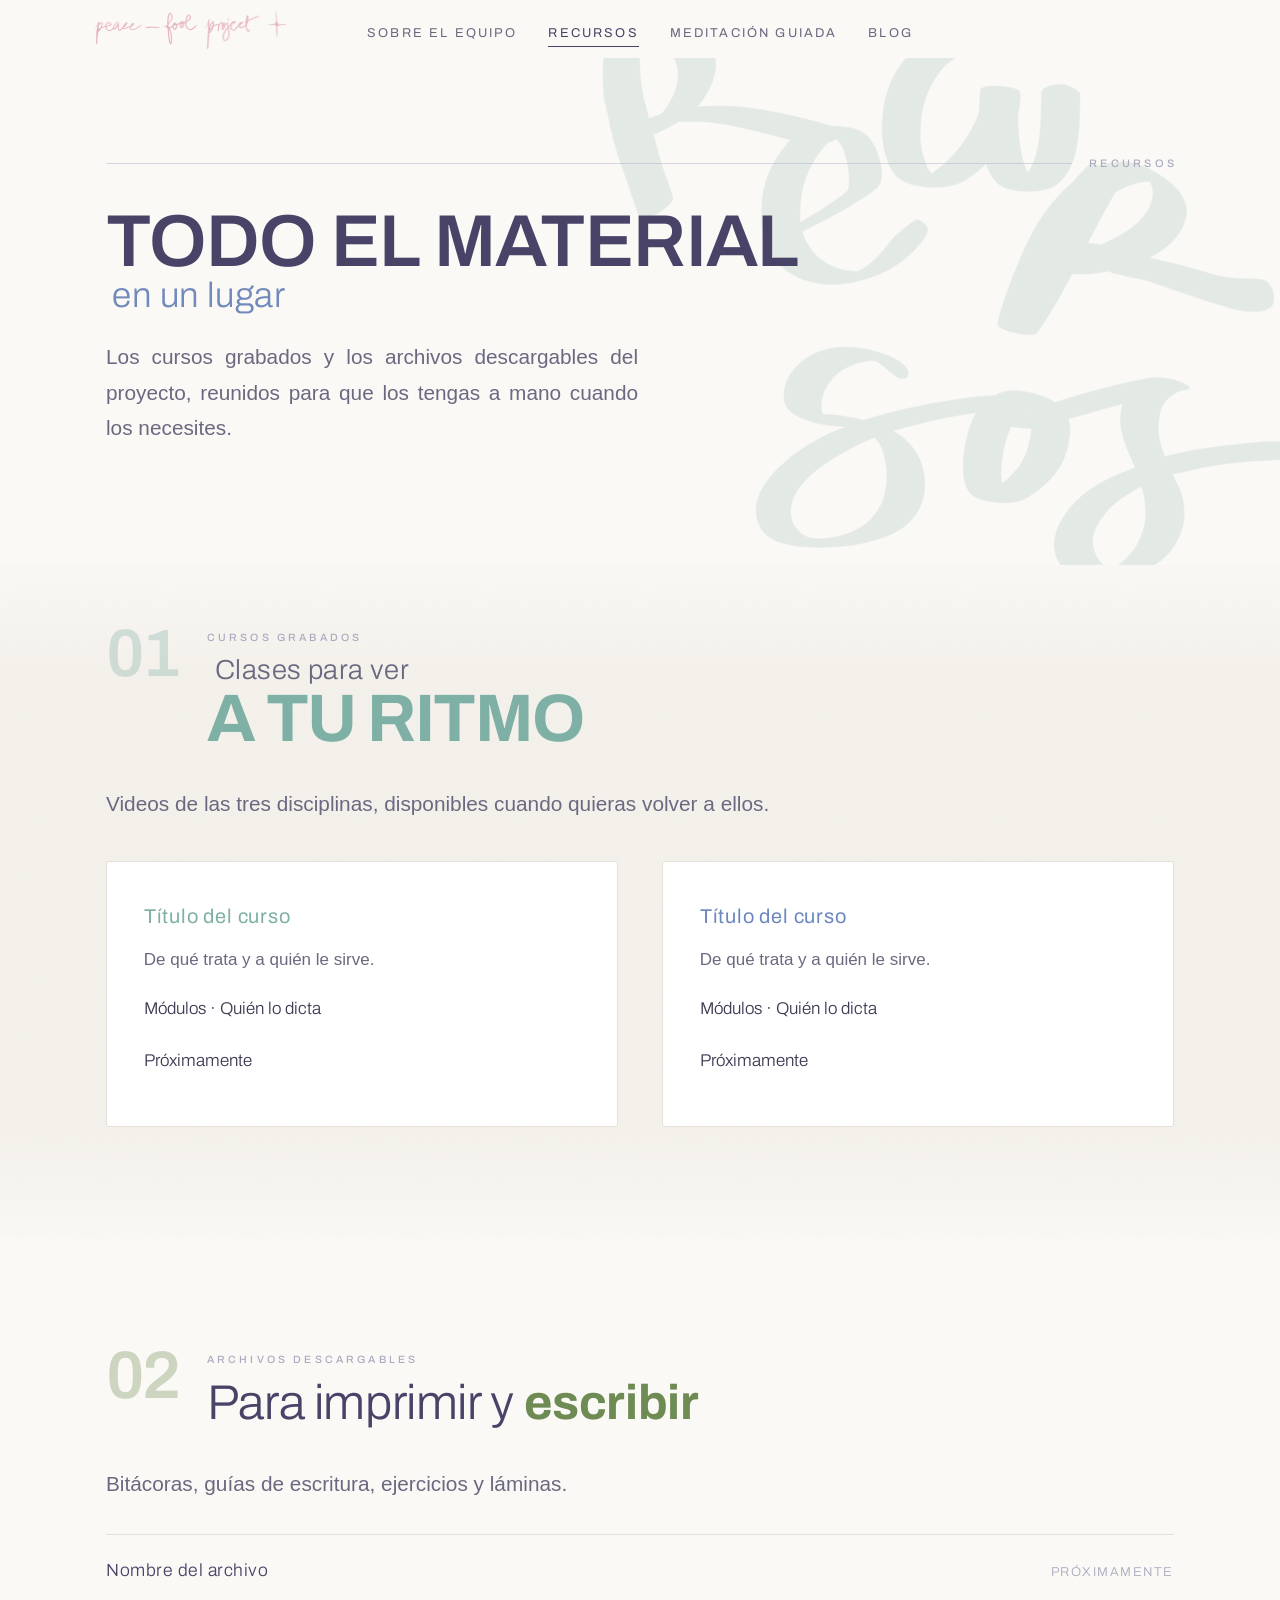
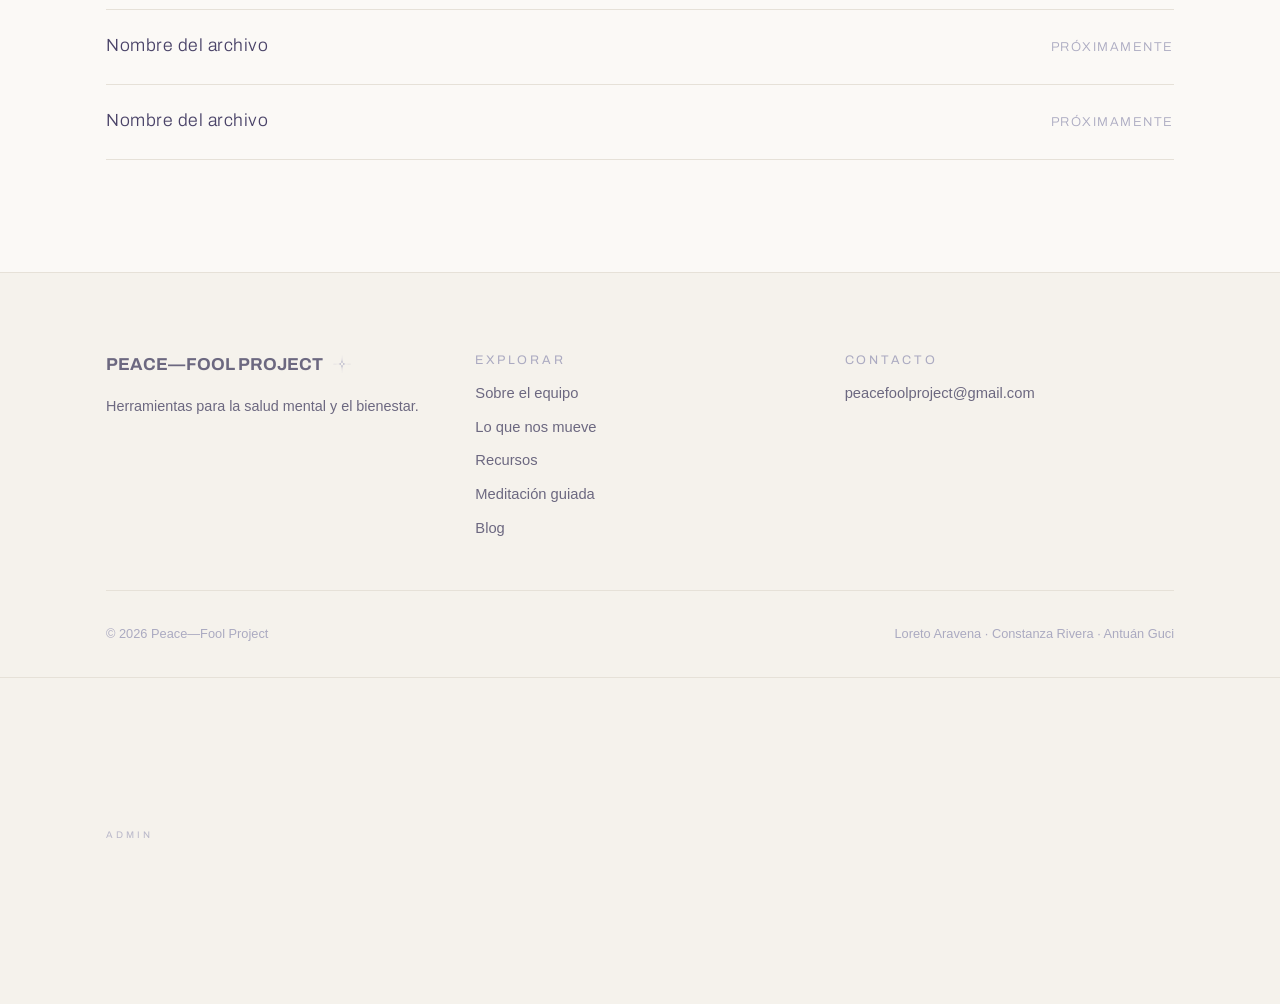
<file: recursos.html>
<!DOCTYPE html>
<html lang="es">
<head>
<meta charset="utf-8">
<meta name="viewport" content="width=device-width, initial-scale=1">
<title>Recursos · Peace—Fool Project</title>
<meta name="description" content="Recursos de apoyo de Peace—Fool Project: dónde pedir ayuda y material para el día a día.">
<!-- Mientras la web esta en construccion: fuera de los buscadores.
     Cuando este lista, borra esta linea de las 6 paginas publicas. -->
<meta name="robots" content="noindex, nofollow">
<link rel="preconnect" href="https://fonts.gstatic.com" crossorigin>
<link href="https://fonts.googleapis.com/css2?family=Archivo:ital,wght@0,300;0,400;0,500;0,600;0,700;0,800;1,300;1,400;1,500&display=swap" rel="stylesheet">
<link rel="stylesheet" href="assets/css/styles.css">
</head>
<body>

<a class="salta-al-contenido" href="#contenido">Saltar al contenido</a>

<header class="header">
  <div class="contenedor header__inner">
    <a class="logo" href="index.html">
      <img class="logo__img" src="assets/img/logo/logo-manuscrito.png"
           alt="Peace—Fool Project" width="800" height="166">
    </a>
    <button class="nav-toggle" type="button" aria-expanded="false" aria-controls="nav-principal" aria-label="Abrir menú">
      <span></span><span></span><span></span>
    </button>
    <nav class="nav" id="nav-principal" aria-label="Menú principal">
      <a href="equipo.html">Sobre el equipo</a>
      <!-- Visión ya no es una sección aparte: vive al final de "Sobre el
           equipo". Para devolverla al menú, quita este comentario.
      <a href="vision.html">Visión</a> -->
      <a href="recursos.html">Recursos</a>
      <a href="meditacion.html">Meditación guiada</a>
      <!-- Fool Art, archivado: sin decidir si va como sección propia o
           repartido en las otras. Para devolverlo, quita este comentario.
      <a href="fool-art.html">Fool Art</a> -->
      <a href="blog.html">Blog</a>
    </nav>
  </div>
</header>

<main id="contenido">

  <!-- La palabra "recursos" pegada al borde derecho, a la altura del texto,
       igual que "miradas" en la portada. -->
  <section class="hero hero--palabra" style="padding-block:clamp(3rem,8vw,6rem)">
    <img class="palabra-lateral palabra-lateral--derecha" src="assets/img/portada/recursos.png"
         alt="" aria-hidden="true" width="900" height="714" loading="lazy" decoding="async">
    <div class="contenedor hero__inner">
      <p class="marca-seccion">
        <span class="marca-seccion__linea"></span>
        <span class="marca-seccion__rotulo">Recursos</span>
      </p>
      <div class="cabeza-pagina tinte-azul-acero">
        <h1 class="titular titular--apilado">
          <span class="titular__mayor">Todo el material</span>
          <span class="titular__menor">en un lugar</span>
        </h1>
      </div>
      <p class="lead">
        <!-- TODO: texto introductorio de Recursos -->
        Los cursos grabados y los archivos descargables del proyecto, reunidos
        para que los tengas a mano cuando los necesites.
      </p>
    </div>
  </section>

  <section class="seccion--alt revelar" style="padding-top:clamp(2.5rem,6vw,4rem)">
    <div class="contenedor">
      <div class="cabeza-seccion cabeza-seccion--cifra tinte-verde-agua">
        <span class="cifra-seccion">01</span>
        <div>
          <span class="titular__rotulo">Cursos grabados</span>
          <h2 class="titular titular--invertido">
            <span class="titular__menor">Clases para ver</span>
            <span class="titular__mayor">a tu ritmo</span>
          </h2>
        </div>
      </div>
      <p class="lead">
        <!-- TODO: presentación de los cursos -->
        Videos de las tres disciplinas, disponibles cuando quieras volver a ellos.
      </p>

      <!-- ================================================================
           CÓMO AGREGAR UN CURSO
           Duplica un bloque <article class="tarjeta"> y cambia el título, la
           descripción, quién lo dicta y el enlace cuando el video esté subido.
           ================================================================ -->

      <div class="grid grid--2" style="margin-top:2.5rem">
        <article class="tarjeta">
          <span class="punto punto--verde-agua"></span>
          <h3 class="tono-verde-agua">Título del curso</h3>
          <p class="plomo"><!-- TODO --> De qué trata y a quién le sirve.</p>
          <span class="pista__meta">Módulos &middot; Quién lo dicta</span>
          <p class="pista__meta" style="margin-top:1rem">Próximamente</p>
        </article>
        <article class="tarjeta">
          <span class="punto punto--azul"></span>
          <h3 class="tono-azul">Título del curso</h3>
          <p class="plomo"><!-- TODO --> De qué trata y a quién le sirve.</p>
          <span class="pista__meta">Módulos &middot; Quién lo dicta</span>
          <p class="pista__meta" style="margin-top:1rem">Próximamente</p>
        </article>
      </div>
    </div>
  </section>

  <section class="revelar">
    <div class="contenedor">
      <div class="cabeza-seccion cabeza-seccion--cifra tinte-oliva">
        <span class="cifra-seccion">02</span>
        <div>
          <span class="titular__rotulo">Archivos descargables</span>
          <h2 class="titular titular--pleno">Para imprimir y <span class="titular__clave">escribir</span></h2>
        </div>
      </div>
      <p class="lead">
        <!-- TODO: presentación de los descargables -->
        Bitácoras, guías de escritura, ejercicios y láminas.
      </p>

      <!-- Los archivos van en assets/descargables/ y el enlace lleva download -->
      <ul class="lista-limpia lista-pistas" style="margin-top:2rem">
        <li>
          <span class="pista__nombre">Nombre del archivo</span>
          <span class="pista__meta">Próximamente</span>
          <!-- <a class="enlace-flecha" href="assets/descargables/archivo.pdf" download>Descargar</a> -->
        </li>
        <li>
          <span class="pista__nombre">Nombre del archivo</span>
          <span class="pista__meta">Próximamente</span>
        </li>
        <li>
          <span class="pista__nombre">Nombre del archivo</span>
          <span class="pista__meta">Próximamente</span>
        </li>
      </ul>
    </div>
  </section>

</main>

<footer class="footer">
  <div class="contenedor">
    <div class="footer__grid">
      <div>
        <a class="logo logo--pie" href="index.html">
          <span class="logo--pie__texto">Peace&mdash;Fool Project</span>
          <img src="assets/img/estrella-lavanda.png" alt="" aria-hidden="true"
               width="129" height="130" loading="lazy" decoding="async">
        </a>
        <p class="plomo" style="margin-top:1rem;font-size:.9rem">
          Herramientas para la salud mental y el bienestar.
        </p>
      </div>
      <div>
        <h4>Explorar</h4>
        <ul class="lista-limpia">
          <li><a href="equipo.html">Sobre el equipo</a></li>
          <li><a href="equipo.html#lo-que-nos-mueve">Lo que nos mueve</a></li>
          <li><a href="recursos.html">Recursos</a></li>
          <li><a href="meditacion.html">Meditación guiada</a></li>
          <!-- <li><a href="fool-art.html">Fool Art</a></li> Fool Art, archivado -->
          <li><a href="blog.html">Blog</a></li>
        </ul>
      </div>
      <div>
        <h4>Contacto</h4>
        <ul class="lista-limpia">
          <li><a href="mailto:peacefoolproject@gmail.com">peacefoolproject@gmail.com</a></li>
        </ul>
      </div>
    </div>
    <div class="footer__base">
      <span>&copy; <span id="anio">2026</span> Peace—Fool Project</span>
      <span>Loreto Aravena &middot; Constanza Rivera &middot; Antuán Guci</span>
    </div>
  </div>
</footer>

<section class="admin" aria-labelledby="admin-titulo">
  <div class="contenedor admin__inner">
    <button class="admin__toggle" type="button" aria-expanded="false" aria-controls="admin-panel">
      ADMIN
    </button>
    <div class="admin__panel" id="admin-panel">
      <h3 id="admin-titulo">Acceso del equipo</h3>
      <form id="admin-form" novalidate>
        <label class="campo">
          <span>Correo</span>
          <input type="email" name="correo" autocomplete="username" placeholder="peacefoolproject@gmail.com" required>
        </label>
        <label class="campo">
          <span>Clave de acceso</span>
          <input type="password" name="clave" autocomplete="current-password" required>
        </label>
        <button class="boton" type="submit">Entrar</button>
      </form>
      <p class="mensaje" id="admin-mensaje" role="status" hidden></p>
    </div>
  </div>
</section>

<script src="assets/js/main.js"></script>
<script>document.getElementById('anio').textContent = new Date().getFullYear();</script>
</body>
</html>
</file>
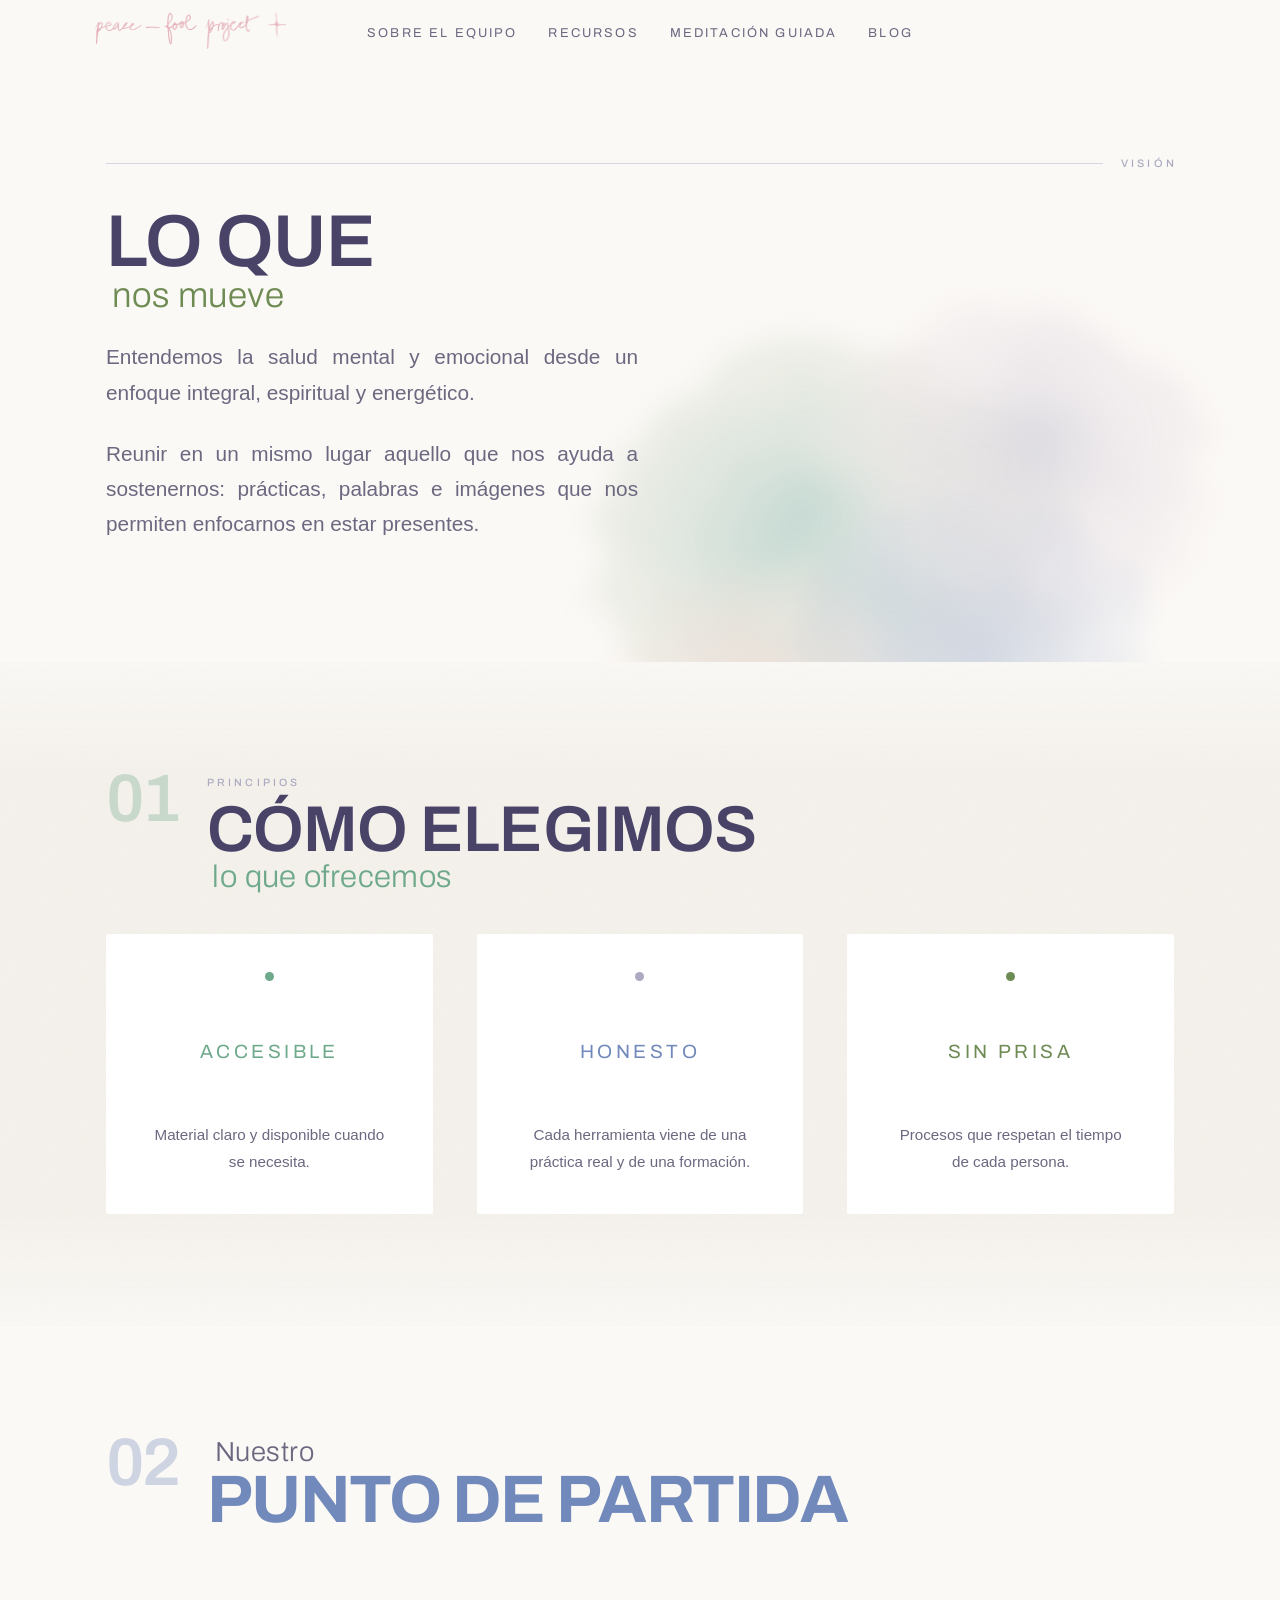
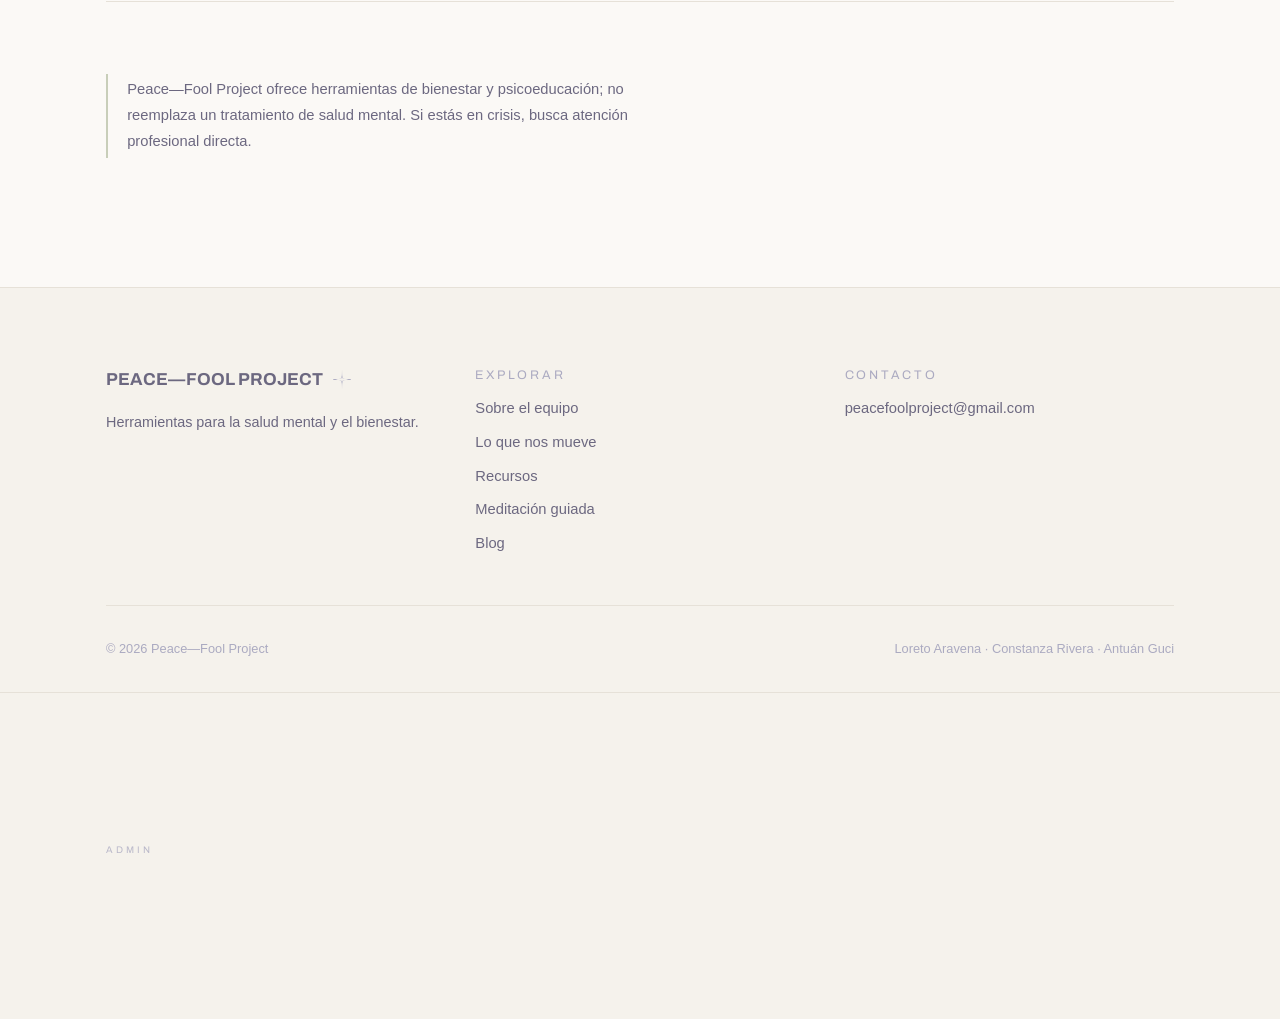
<file: vision.html>
<!DOCTYPE html>
<!-- ARCHIVADA (21 de agosto de 2026). Este contenido ahora vive al final de
     equipo.html, bajo el título "Lo que nos mueve". La página se deja aquí por
     si alguna vez Visión vuelve a tener sección propia; no está enlazada desde
     ningún lado. Si vuelve: descomenta el enlace del menú en las ocho páginas y
     saca la copia del final de equipo.html para no repetir el texto. -->
<html lang="es">
<head>
<meta charset="utf-8">
<meta name="viewport" content="width=device-width, initial-scale=1">
<title>Visión / Lo que nos mueve · Peace—Fool Project</title>
<meta name="description" content="La visión de Peace—Fool Project: reunir herramientas honestas y accesibles para la salud mental y el bienestar.">
<!-- Mientras la web esta en construccion: fuera de los buscadores.
     Cuando este lista, borra esta linea de las 6 paginas publicas. -->
<meta name="robots" content="noindex, nofollow">
<link rel="preconnect" href="https://fonts.gstatic.com" crossorigin>
<link href="https://fonts.googleapis.com/css2?family=Archivo:ital,wght@0,300;0,400;0,500;0,600;0,700;0,800;1,300;1,400;1,500&display=swap" rel="stylesheet">
<link rel="stylesheet" href="assets/css/styles.css">
</head>
<body>

<a class="salta-al-contenido" href="#contenido">Saltar al contenido</a>

<header class="header">
  <div class="contenedor header__inner">
    <a class="logo" href="index.html">
      <img class="logo__img" src="assets/img/logo/logo-manuscrito.png"
           alt="Peace—Fool Project" width="800" height="166">
    </a>
    <button class="nav-toggle" type="button" aria-expanded="false" aria-controls="nav-principal" aria-label="Abrir menú">
      <span></span><span></span><span></span>
    </button>
    <nav class="nav" id="nav-principal" aria-label="Menú principal">
      <a href="equipo.html">Sobre el equipo</a>
      <!-- Visión ya no es una sección aparte: vive al final de "Sobre el
           equipo". Para devolverla al menú, quita este comentario.
      <a href="vision.html">Visión</a> -->
      <a href="recursos.html">Recursos</a>
      <a href="meditacion.html">Meditación guiada</a>
      <!-- Fool Art, archivado: sin decidir si va como sección propia o
           repartido en las otras. Para devolverlo, quita este comentario.
      <a href="fool-art.html">Fool Art</a> -->
      <a href="blog.html">Blog</a>
    </nav>
  </div>
</header>

<main id="contenido">

  <section class="hero" style="padding-block:clamp(3rem,8vw,6rem)">
    <img class="hero__wash" src="assets/img/aguada.svg" alt="" aria-hidden="true">
    <div class="contenedor hero__inner">
      <p class="marca-seccion">
        <span class="marca-seccion__linea"></span>
        <span class="marca-seccion__rotulo">Visión</span>
      </p>
      <div class="cabeza-pagina tinte-oliva">
        <h1 class="titular titular--apilado">
          <span class="titular__mayor">Lo que</span>
          <span class="titular__menor">nos mueve</span>
        </h1>
      </div>
      <p class="lead">
        Entendemos la salud mental y emocional desde un enfoque integral,
        espiritual y energético.
      </p>
      <p class="lead">
        <!-- TODO: si quieres, sigue aquí la declaración de visión -->
        Reunir en un mismo lugar aquello que nos ayuda a sostenernos: prácticas,
        palabras e imágenes que nos permiten enfocarnos en estar presentes.
      </p>
    </div>
  </section>

  <section class="seccion--alt revelar">
    <div class="contenedor">
      <div class="cabeza-seccion cabeza-seccion--cifra tinte-verde">
        <span class="cifra-seccion">01</span>
        <div>
          <span class="titular__rotulo">Principios</span>
          <h2 class="titular titular--apilado">
            <span class="titular__mayor">Cómo elegimos</span>
            <span class="titular__menor">lo que ofrecemos</span>
          </h2>
        </div>
      </div>
      <div class="grid grid--3" style="margin-top:2.5rem">
        <article class="tarjeta tarjeta--principio">
          <span class="punto punto--verde"></span>
          <h3 class="tono-verde">Accesible</h3>
          <p class="plomo"><!-- TODO --> Material claro y disponible cuando se necesita.</p>
        </article>
        <article class="tarjeta tarjeta--principio">
          <span class="punto punto--lavanda"></span>
          <h3 class="tono-azul-acero">Honesto</h3>
          <p class="plomo"><!-- TODO --> Cada herramienta viene de una práctica real y de una formación.</p>
        </article>
        <article class="tarjeta tarjeta--principio">
          <span class="punto punto--oliva"></span>
          <h3 class="tono-oliva">Sin prisa</h3>
          <p class="plomo"><!-- TODO --> Procesos que respetan el tiempo de cada persona.</p>
        </article>
      </div>
    </div>
  </section>

  <section class="revelar">
    <div class="contenedor">
      <div class="cabeza-seccion cabeza-seccion--cifra tinte-azul-acero">
        <span class="cifra-seccion">02</span>
        <div>
          <h2 class="titular titular--invertido">
            <span class="titular__menor">Nuestro</span>
            <span class="titular__mayor">punto de partida</span>
          </h2>
        </div>
      </div>
      <p class="lead"><!-- TODO: relato del origen del proyecto --></p>
      <p><!-- TODO: continuación --></p>
      <hr class="regla">
      <p class="nota">
        Peace—Fool Project ofrece herramientas de bienestar y psicoeducación; no
        reemplaza un tratamiento de salud mental. Si estás en crisis, busca
        atención profesional directa.
      </p>
    </div>
  </section>

</main>

<footer class="footer">
  <div class="contenedor">
    <div class="footer__grid">
      <div>
        <a class="logo logo--pie" href="index.html">
          <span class="logo--pie__texto">Peace&mdash;Fool Project</span>
          <img src="assets/img/estrella-lavanda.png" alt="" aria-hidden="true"
               width="129" height="130" loading="lazy" decoding="async">
        </a>
        <p class="plomo" style="margin-top:1rem;font-size:.9rem">
          Herramientas para la salud mental y el bienestar.
        </p>
      </div>
      <div>
        <h4>Explorar</h4>
        <ul class="lista-limpia">
          <li><a href="equipo.html">Sobre el equipo</a></li>
          <li><a href="equipo.html#lo-que-nos-mueve">Lo que nos mueve</a></li>
          <li><a href="recursos.html">Recursos</a></li>
          <li><a href="meditacion.html">Meditación guiada</a></li>
          <!-- <li><a href="fool-art.html">Fool Art</a></li> Fool Art, archivado -->
          <li><a href="blog.html">Blog</a></li>
        </ul>
      </div>
      <div>
        <h4>Contacto</h4>
        <ul class="lista-limpia">
          <li><a href="mailto:peacefoolproject@gmail.com">peacefoolproject@gmail.com</a></li>
        </ul>
      </div>
    </div>
    <div class="footer__base">
      <span>&copy; <span id="anio">2026</span> Peace—Fool Project</span>
      <span>Loreto Aravena &middot; Constanza Rivera &middot; Antuán Guci</span>
    </div>
  </div>
</footer>

<section class="admin" aria-labelledby="admin-titulo">
  <div class="contenedor admin__inner">
    <button class="admin__toggle" type="button" aria-expanded="false" aria-controls="admin-panel">
      ADMIN
    </button>
    <div class="admin__panel" id="admin-panel">
      <h3 id="admin-titulo">Acceso del equipo</h3>
      <form id="admin-form" novalidate>
        <label class="campo">
          <span>Correo</span>
          <input type="email" name="correo" autocomplete="username" placeholder="peacefoolproject@gmail.com" required>
        </label>
        <label class="campo">
          <span>Clave de acceso</span>
          <input type="password" name="clave" autocomplete="current-password" required>
        </label>
        <button class="boton" type="submit">Entrar</button>
      </form>
      <p class="mensaje" id="admin-mensaje" role="status" hidden></p>
    </div>
  </div>
</section>

<script src="assets/js/main.js"></script>
<script>document.getElementById('anio').textContent = new Date().getFullYear();</script>
</body>
</html>
</file>
<file: assets/css/styles.css>
/* ==========================================================================
   PEACE—FOOL PROJECT — hoja de estilos única
   Paleta y tipografías de marca. Fondo claro, sobrio, cálido.
   ========================================================================== */

:root {
  /* --- Paleta de marca (moodboard) --- */
  --verde-agua:   #7eb0a5;
  --azul:         #6c87c0;
  --azul-acero:   #7189bb;
  --verde:        #6fa98b;
  --salvia:       #c8ceb9;
  --oliva:        #6f8b54;
  --gris-lavanda: #abaac1;
  --lila:         #e0d0d9;
  --morado:       #4a4368;
  --rosa:         #e0bdb2;
  --amarillo:     #e0e088;
  --burdeo:       #8e5060;   /* para el botón de ayuda */
  --azul-titular: #203385;   /* el azul del título del banner */
  --azul-fool:    #6585ae;   /* el azul pastel del "Fool Talks" manuscrito */
  --morado-marca: #5a5277;   /* la tinta exacta de las letras del título */

  /* --- Roles --- */
  --fondo:        #fbf9f6;   /* beige muy sutil */
  --fondo-alt:    #f5f2ec;   /* bloques alternos */
  --tinta:        #3e3a52;   /* texto principal */
  --tinta-suave:  #6c6880;   /* texto secundario */
  --linea:        #e6e1d8;   /* bordes finos */
  --acento:       var(--morado);

  /* --- Tipografías --- */
  /* Encabezados: la tipografía del logo. Si falta, otra geométrica parecida. */
  /* Archivo: firme, minimalista y un poco cuadrada, y —a diferencia de
     Devanagari Sangam MN— trae todas las tildes y la ñ. Se carga desde Google
     Fonts en el <head> de cada página, así se ve igual en cualquier equipo.
     Detrás quedan las del sistema por si la fuente no llega a cargar. */
  --font-titulo: "Archivo", "Devanagari Sangam MN", "Grantha Sangam MN", Futura,
                 "Avenir Next", "Helvetica Neue", sans-serif;
  --font-texto:  "Helvetica Neue", Helvetica, "Inter", system-ui, -apple-system,
                 "Segoe UI", Arial, sans-serif;


  /* --- Medidas --- */
  --ancho:      1180px;
  --ancho-texto: 68ch;
  --radio:      2px;
  --tr:         .35s cubic-bezier(.22,.61,.36,1);
}

*, *::before, *::after { box-sizing: border-box; }

html { color-scheme: light; scroll-behavior: smooth; }

body {
  margin: 0;
  background: var(--fondo);
  color: var(--tinta);
  font-family: var(--font-texto);
  font-size: 17px;
  font-weight: 300;
  line-height: 1.75;
  -webkit-font-smoothing: antialiased;
  text-rendering: optimizeLegibility;
}

img, svg { max-width: 100%; display: block; }

a { color: var(--acento); text-decoration: none; }
a:hover { color: var(--azul-acero); }

::selection { background: var(--lila); color: var(--morado); }

/* --------------------------------------------------------- Tipografía ---- */

h1, h2, h3, h4, .titulo, .logo, .nav a, .boton, .kicker {
  font-family: var(--font-titulo);
  font-weight: 400;
}

h1, h2, h3, h4 { color: var(--morado); margin: 0 0 .6em; line-height: 1.15; }

/* Las frases de encabezado van en mayúsculas */
h1, h2 { text-transform: uppercase; text-wrap: balance; }

h1 { font-size: clamp(1.9rem, 5vw, 3.6rem); letter-spacing: .06em; }
h2 { font-size: clamp(1.4rem, 3vw, 2.15rem); letter-spacing: .08em; }
h3 { font-size: 1.25rem; letter-spacing: .04em; }

/* Etiquetas cortas en mayúsculas: van con la tipografía de los encabezados */
.pista__meta, .entrada__fecha, .footer h4, .campo span,
.persona__retrato, .galeria .marco { font-family: var(--font-titulo); }

p { margin: 0 0 1.15em; max-width: var(--ancho-texto); }

.kicker {
  display: block;
  font-size: .78rem;
  letter-spacing: .28em;
  text-transform: uppercase;
  color: var(--gris-lavanda);
  margin-bottom: 1.4em;
}

.plomo { color: var(--tinta-suave); }

.lead {
  font-size: clamp(1.05rem, 2vw, 1.3rem);
  line-height: 1.7;
  color: var(--tinta-suave);
}

/* ------------------------------------------- Regla de justificación ------ */
/* Bordes parejos a los dos lados y, en pantalla ancha, ninguna palabra
   partida: es lo que hace Word por defecto y por eso sus bloques se ven
   coherentes. De 900 px hacia abajo —celular y tablet vertical— la columna se
   angosta tanto que sin guiones se abren huecos entre las palabras, así que ahí
   sí se permiten.
   Los bloques centrados a propósito quedan fuera de la regla. */
.lead,
.entrada--completa p,
.perfil__texto p,
.franja__texto {
  text-align: justify;
  hyphens: manual;
  -webkit-hyphens: manual;
  text-wrap: pretty;
}
.centrado .lead,
.centrado p { text-align: center; }

@media (max-width: 900px) {
  .lead,
  .entrada--completa p,
  .perfil__texto p,
  .franja__texto {
    hyphens: auto;
    -webkit-hyphens: auto;
  }
}

/* ------------------------------------------------------------ Layout ---- */

.contenedor {
  width: 100%;
  max-width: var(--ancho);
  margin-inline: auto;
  padding-inline: clamp(1.25rem, 5vw, 3.5rem);
}

section { padding-block: clamp(3.5rem, 9vw, 7rem); }
/* Los bloques de color alterno no cortan en recto: entran y salen con un
   degradado. Entre los dos beige hay apenas 10 niveles de diferencia, así que
   un degradado largo los reparte en franjas de 30 px bien visibles: por eso el
   desvanecido dura 110 px fijos y encima va un grano muy leve que disimula los
   escalones (el mismo truco que usa la imprenta para los fondos planos). */
.seccion--alt {
  background:
    url("data:image/svg+xml,%3Csvg xmlns='http://www.w3.org/2000/svg' width='160' height='160'%3E%3Cfilter id='g'%3E%3CfeTurbulence type='fractalNoise' baseFrequency='.8' numOctaves='2' stitchTiles='stitch'/%3E%3CfeColorMatrix type='saturate' values='0'/%3E%3C/filter%3E%3Crect width='160' height='160' filter='url(%23g)' opacity='.05'/%3E%3C/svg%3E") repeat,
    linear-gradient(to bottom, var(--fondo) 0, rgba(251, 249, 246, 0) 110px),
    linear-gradient(to top,    var(--fondo) 0, rgba(251, 249, 246, 0) 110px),
    var(--fondo-alt);
}

.centrado { text-align: center; }
.centrado p, .centrado .lead { margin-inline: auto; }

.grid { display: grid; gap: clamp(1.5rem, 3.5vw, 2.75rem); }
.grid--2 { grid-template-columns: repeat(auto-fit, minmax(280px, 1fr)); }
.grid--3 { grid-template-columns: repeat(auto-fit, minmax(260px, 1fr)); }

hr.regla {
  border: 0;
  height: 1px;
  background: var(--linea);
  margin-block: clamp(2.5rem, 6vw, 4.5rem);
}

/* ------------------------------------------------------------- Estrella -- */
/* Motivo de cuatro puntas del moodboard */

.estrella { width: 1em; height: 1em; fill: currentColor; flex: none; }
/* Estrella de marca (PNG) usada como remate al abrir una sección */
.estrella--sola {
  width: clamp(30px, 4.4vw, 48px);
  height: auto;
  margin: 0 auto 1.5rem;
}

/* ------------------------------------------------------------- Header ---- */

.header {
  position: sticky;
  top: 0;
  z-index: 50;
  background: rgba(251, 249, 246, .88);
  backdrop-filter: saturate(140%) blur(10px);
  /* sin línea abajo: al desplazarse, la franja se separa del contenido por el
     fondo translúcido, no por un borde */
  transition: background var(--tr);
}

.header__inner {
  display: flex;
  align-items: center;
  justify-content: space-between;
  gap: 1.5rem;
  min-height: 58px;   /* la franja del menú, angosta; el texto no cambia */
}

.logo {
  display: inline-flex;
  align-items: center;
  gap: .5em;
  font-size: clamp(.95rem, 1.9vw, 1.15rem);
  letter-spacing: .16em;
  text-transform: uppercase;
  color: var(--morado);
  white-space: nowrap;
}
.logo .estrella { color: var(--gris-lavanda); }

/* Logotipo como imagen (PNG oficial de marca, con su tipografía incrustada).
   Para cambiar el color, apunta el src a otro archivo de assets/img/logo/ */
.logo__img {
  /* el manuscrito se mide por ancho: así conserva la presencia que tenía el
     logotipo tipográfico, sin importar cuánto suban y bajen sus trazos */
  width: clamp(196px, 20vw, 280px);
  height: auto;
  transition: opacity var(--tr);
}
.logo:hover .logo__img { opacity: .72; }
/* El nombre del pie, escrito con la misma letra del título grande: la imagen
   que iba antes era de un grosor más liviano y con las letras muy separadas,
   y al lado del banner se veía estirada. */
.logo--pie {
  display: inline-flex;
  align-items: center;
  gap: .55em;
  font-family: var(--font-titulo);
  font-weight: 700;
  font-size: clamp(1rem, 1.35vw, 1.16rem);
  line-height: 1;
  letter-spacing: .005em;
  text-transform: uppercase;
  color: var(--gris-lavanda);
  transition: color var(--tr);
}
.logo--pie img { width: 1.05em; height: auto; }
.logo--pie:hover { color: var(--morado-marca); }

.nav { display: flex; align-items: center; gap: clamp(1rem, 2.4vw, 2.1rem); }

.nav a {
  font-size: .8rem;
  letter-spacing: .17em;
  text-transform: uppercase;
  color: var(--tinta-suave);
  /* la caja de la línea pega al texto y el reparto desigual compensa que las
     mayúsculas se ven altas dentro de su renglón */
  line-height: 1;
  padding-block: .5em;
  border-bottom: 1px solid transparent;
  transition: color var(--tr), border-color var(--tr);
}
.nav a:hover { color: var(--morado); border-bottom-color: var(--gris-lavanda); }
.nav a[aria-current="page"] { color: var(--morado); border-bottom-color: var(--morado); }

.nav-toggle {
  display: none;
  background: none;
  border: 0;
  padding: .5rem;
  cursor: pointer;
  color: var(--morado);
}
.nav-toggle span {
  display: block;
  width: 24px;
  height: 1px;
  background: currentColor;
  margin: 6px 0;
  transition: transform var(--tr), opacity var(--tr);
}
.nav-toggle[aria-expanded="true"] span:nth-child(1) { transform: translateY(7px) rotate(45deg); }
.nav-toggle[aria-expanded="true"] span:nth-child(2) { opacity: 0; }
.nav-toggle[aria-expanded="true"] span:nth-child(3) { transform: translateY(-7px) rotate(-45deg); }

/* En pantalla ancha la cabecera va en tres columnas: el manuscrito a la
   izquierda y el menú centrado en la del medio, pase lo que pase con el
   logotipo. En la portada el manuscrito se esconde —ahí el título grande del
   banner ya hace de marca—; en el resto de las páginas aparece y es el camino
   de vuelta al inicio. De 860 px hacia abajo todo vuelve a la normalidad:
   manuscrito a la izquierda y hamburguesa a la derecha. */
@media (min-width: 861px) {
  /* En la portada el manuscrito se esconde y el menú queda solo, centrado. */
  body.portada .header .logo { display: none; }
  body.portada .header__inner { justify-content: center; }
  /* Las mayúsculas ocupan la parte de arriba de su renglón, así que centrar la
     caja las deja 5 px altas dentro de la franja. Este empujón las centra de
     verdad; la rayita del enlace baja con ellas. */
  .nav a { transform: translateY(5px); }
}

/* De 1100 px para arriba sobra espacio: la cabecera va en tres columnas y el
   menú queda centrado aunque el manuscrito esté a la izquierda. Entre 861 y
   1099 no alcanza —el logotipo quedaría diminuto—, así que ahí se mantiene el
   reparto clásico: manuscrito a la izquierda, menú a la derecha. */
@media (min-width: 1100px) {
  /* La cabecera se mide contra toda la página y no contra el contenedor: así el
     manuscrito queda centrado en el hueco que va del borde de la pantalla al
     comienzo del menú, en vez de pegado a la izquierda del texto. */
  .header__inner {
    display: grid;
    grid-template-columns: 1fr auto 1fr;
    max-width: none;
    padding-inline: clamp(1.5rem, 3vw, 2.5rem);
  }
  .header .logo { grid-column: 1; justify-self: center; }
  .nav { grid-column: 2; justify-content: center; }
  .header .logo__img { width: clamp(170px, 15vw, 230px); }
  body.portada .nav { grid-column: 2; }
}

@media (max-width: 860px) {
  .nav-toggle { display: block; }
  .nav {
    position: fixed;
    inset: 58px 0 auto;   /* el desplegable cuelga justo del borde de la franja */
    flex-direction: column;
    align-items: flex-start;
    gap: 0;
    background: var(--fondo);
    border-bottom: 1px solid var(--linea);
    padding: 1rem clamp(1.25rem, 5vw, 3.5rem) 2rem;
    transform: translateY(-8px);
    opacity: 0;
    pointer-events: none;
    transition: opacity var(--tr), transform var(--tr);
  }
  .nav.is-open { opacity: 1; transform: none; pointer-events: auto; }
  .nav a { width: 100%; padding-block: .9em; border-bottom: 1px solid var(--linea); }
}

/* --------------------------------------------------------------- Hero ---- */

.hero {
  position: relative;
  overflow: hidden;
  padding-block: clamp(4.5rem, 13vw, 9.5rem);
}
.hero__wash {
  position: absolute;
  inset: auto -10% -30% 40%;
  width: 70%;
  max-width: 780px;
  opacity: .5;
  pointer-events: none;
  z-index: 0;
}
.hero__inner { position: relative; z-index: 1; }

/* Los trazos curvos de Meditación guiada: grandes, a la derecha y a la altura
   del título, saliéndose por el borde de la pantalla. Van detrás del texto, no
   se pueden pinchar y llevan la misma opacidad que la palabra de fondo de
   Recursos (0,41), para que el conjunto se vea parejo. */
.hero--mancha { overflow: hidden; }
.mancha-hero {
  position: absolute;
  top: 50%;
  right: -7%;
  transform: translateY(-50%);
  width: min(62%, 820px);
  max-width: none;
  height: auto;
  z-index: 0;
  opacity: .41;
  pointer-events: none;
  /* El dibujo viene recortado en recto por abajo, y como es más alto que la
     franja, ese corte quedaba a la vista. Este degradado lo disuelve antes de
     llegar al borde, así parece que se va apagando solo. */
  -webkit-mask-image: linear-gradient(to bottom, #000 58%, transparent 94%);
          mask-image: linear-gradient(to bottom, #000 58%, transparent 94%);
}

@media (max-width: 900px) {
  /* en pantalla angosta se corre hacia afuera y se atenúa: aquí el texto le
     pasa por encima */
  .mancha-hero {
    right: -28%;
    width: min(86%, 520px);
    opacity: .3;
  }
}
.hero h1 { max-width: 20ch; }
/* Solo la frase de la portada lleva el acento en verde agua; el resto de las
   palabras en cursiva (por ejemplo el "Fool" de Fool Talks) mantiene su color. */
.portada-intro h1 em { font-style: italic; color: var(--verde-agua); }
.hero .lead { max-width: 46ch; margin-top: 1.6rem; }

/* Portada: el título de la marca, solo, sobre el fondo claro de la página. La
   pintura de nenúfares que iba detrás pasó a la sección de la presentación. */
.banner-marca {
  position: relative;
  padding-block: clamp(2.5rem, 6vw, 4.5rem) clamp(.5rem, 2vw, 1.5rem);
  text-align: center;
}
/* el banner respira más ancho que el resto del sitio */
/* La bajada queda al pie del banner, en blanco. La pintura del fondo es clara,
   así que lleva una sombra muy suave para que no se pierda. */
/* Sobre la pintura hay que pesar más: la tipografía de los titulares no tiene
   negrita real, así que esta línea va con la del texto, en bold, y en el mismo
   azul del título. */
/* El lema de la marca. Antes iba dentro del banner, en cursiva y chico, y se
   perdía contra la pintura. Ahora va debajo, sobre el fondo claro, en la
   tipografía de los títulos y con las letras bien separadas: se lee de lejos y
   remata el bloque del banner sin taparlo. */
/* Se probaron un lema en banda de borde a borde con rayas, y una estrofa en
   diagonal con "arte" destacada y en movimiento. Ninguna de las dos era el
   camino: aquí vuelve el lema sobrio —las tres palabras en una sola línea
   centrada, todas en la misma letra, el mismo cuerpo y el mismo tono, y
   quietas—. */
.lema {
  margin: clamp(1.6rem, 3.6vw, 3rem) auto clamp(.5rem, 2vw, 1.5rem);
  max-width: none;
  text-align: center;
  font-family: var(--font-titulo);
  font-size: clamp(.92rem, 1.85vw, 1.45rem);
  /* en negrita y en la tinta del título: así el lema se lee como parte del
     mismo bloque y no como una línea suelta debajo */
  font-weight: 700;
  line-height: 1.4;
  letter-spacing: .3em;
  /* el interletrado agrega un hueco al final de la línea: esto lo compensa */
  text-indent: .3em;
  text-transform: uppercase;
  color: var(--morado-marca);
}
.lema__punto { color: var(--gris-lavanda); margin-inline: .15em; }

@media (max-width: 600px) {
  /* en celular se achica un punto para no pegarse a los bordes */
  .lema {
    font-size: .78rem;
    letter-spacing: .18em;
    padding-inline: 1.25rem;
  }
}

/* El título es una sola imagen: "PEACE / FOOL PROJECT" con el círculo pintado
   detrás. PROJECT va montado sobre la misma línea de base que FOOL y con la
   misma altura de letra; eso viene resuelto dentro del archivo, no en CSS. */
.marca-banner {
  display: block;
  width: min(92%, 1120px);
  height: auto;
  margin-inline: auto;
}

/* Presentación de la portada, debajo del banner */
/* La presentación lleva de fondo la pintura de nenúfares que antes estaba en el
   banner, a todo el ancho. Encima va un halo claro —el mismo de antes— para que
   la frase se lea sin pelear con el agua. */
.portada-intro {
  position: relative;
  overflow: hidden;
  padding-block: clamp(3rem, 7vw, 5.5rem) clamp(3rem, 8vw, 6rem);
  text-align: left;
  /* el velo pesa más a la izquierda, que es donde va la frase, y se abre hacia
     la derecha para que la pintura se vea entera detrás del dibujo */
  background:
    linear-gradient(to right,
                    rgba(255, 255, 255, .90) 0%,
                    rgba(255, 255, 255, .78) 38%,
                    rgba(255, 255, 255, .52) 100%),
    url("../img/banner-nenufares.jpg") center / cover no-repeat,
    #eaeee0;
  border-block: 1px solid var(--linea);
}
/* La frase de apertura. Es el primer título después del banner, así que pesa
   más que las cabezas de sección que vienen abajo: cuerpo mayor, renglones
   juntos y la palabra en cursiva como único acento. */
.portada-intro h1 {
  max-width: 19ch;
  margin-inline: 0;
  font-size: clamp(1.7rem, 4.1vw, 3.05rem);
  font-weight: 500;
  line-height: 1.02;
  /* esta frase va en caja normal, no en mayúsculas */
  text-transform: none;
  letter-spacing: -.005em;
}
/* La frase a la izquierda y, al lado, el hueco reservado para la imagen. */
.portada-intro__grid {
  display: grid;
  grid-template-columns: minmax(0, 6fr) minmax(0, 5fr);
  gap: clamp(1.75rem, 5vw, 4rem);
  align-items: center;
}
.portada-intro__texto { position: relative; z-index: 1; }

/* Hueco de imagen: un espacio reservado, con su medida, para que se vea desde
   ya cuánto lugar ocupará la foto. Al reemplazarlo por un <img> con la misma
   clase, la caja no cambia de tamaño. */
.hueco {
  position: relative;
  display: grid;
  place-items: center;
  border: 1px dashed var(--linea);
  border-radius: var(--radio);
  background: var(--fondo-alt);
}
.hueco__nota {
  font-family: var(--font-titulo);
  font-size: .72rem;
  letter-spacing: .2em;
  text-transform: uppercase;
  color: var(--gris-lavanda);
  text-align: center;
  padding: 1rem;
}
/* El dibujo de la cabeza, al costado de la frase: viene recortado y sin fondo,
   así que va suelto —sin marco, sin recorte ni sombra—. */
.portada-intro__foto {
  display: block;
  width: 100%;
  max-width: 330px;
  height: auto;
  margin-inline: auto;
}

/* Franjas de la portada: texto (o botón) sobre una imagen a todo lo ancho.
   Mientras no estén las fotos, el fondo es un tono de la paleta. */
.franja {
  position: relative;
  display: grid;
  align-items: center;
  min-height: clamp(240px, 32vw, 420px);
  padding-block: clamp(2.5rem, 6vw, 4.5rem);
  /* aquí va la foto: background-image: url("../img/portada/....jpg"); */
  background: var(--salvia) center / cover no-repeat;
}
/* Un velo claro sobre la foto, para que el texto se lea sea cual sea la que
   venga. Si la imagen resulta muy clara, se puede bajar a .3 */
.franja::before {
  content: "";
  position: absolute;
  inset: 0;
  background: rgba(251, 249, 246, .55);
  pointer-events: none;
}
.franja > * { position: relative; z-index: 1; }
/* La franja de la bajada lleva la pintura de "sácalo": el dibujo ocupa el
   costado izquierdo y el resto es su propio lila, por eso el texto se corre a
   la derecha. El alto sigue la proporción de la pintura (2000 × 809) para que
   no haya que recortarla. */
.franja--bajada {
  background-color: #f1e4ed;
  background-image: url("../img/portada/franja-sacalo.jpg");
  background-position: left center;
  background-size: cover;
  min-height: clamp(300px, 40vw, 580px);
}
/* el velo se baja: con el de siempre, la pintura quedaba lavada */
.franja--bajada::before { background: rgba(251, 249, 246, .16); }
.franja--bajada .franja__texto {
  margin-left: auto;
  max-width: 44ch;
}

@media (max-width: 900px) {
  /* en pantalla angosta el dibujo queda debajo del texto y no detrás: así no
     se pisan. La pintura se ancla a la derecha, que es su parte lisa. */
  .franja--bajada {
    background-position: right center;
    min-height: clamp(260px, 55vw, 420px);
  }
  .franja--bajada .franja__texto { margin-left: 0; }
}
/* .franja--boton se retiró junto con la franja del botón "encuentra lo que
   necesitas": llevaba justo a la sección que venía abajo. */
.franja__texto {
  max-width: 52ch;
  margin: 0;
  color: var(--tinta);
  font-size: clamp(1.08rem, 2.1vw, 1.42rem);
}
/* la nota del hueco, arriba a la derecha, mientras no esté la foto */
.hueco__nota--franja {
  position: absolute;
  top: .9rem;
  right: 1.1rem;
  z-index: 2;
  padding: 0;
}
/* El botón manda en su franja: más grande que el resto. */
.boton--grande {
  font-size: clamp(1rem, 1.35vw, 1.18rem);
  letter-spacing: .2em;
  padding: 1.5em 2.8em 1em;
}

/* ------------------------------------- Titulares de la portada ----------- */
/* El banner abre con mucho carácter y después la página se apagaba: tres
   cabezas de sección idénticas entre sí —rótulo chico, título en mayúsculas,
   bajada— una debajo de otra. Eso es lo que se rompe aquí.

   Queda un solo hilo común, la marca de margen (número, línea de pelo y
   rótulo), y encima tres armados distintos, cada uno con su propio salto de
   escala dentro de la misma frase:
     01  manda una palabra en mayúsculas y la otra baja en minúscula fina
     02  al revés: entra fina y en minúscula, y remata en mayúsculas pesadas
     03  la palabra clave se rellena con la pintura de la casa

   De dónde viene: la retícula asimétrica y las líneas de pelo de la escuela
   suiza (Emil Ruder, Müller-Brockmann); el salto de cuerpo dentro de una misma
   frase de Wolfgang Weingart; los rótulos diminutos y el número de sección de
   las revistas (The Gentlewoman, Apartamento); y las palabras rellenas de
   color de las serigrafías de Corita Kent. */

/* La marca de margen. El número lleva el tono de la sección, la línea cruza
   todo el ancho y el rótulo queda al filo derecho. Es lo único que se repite:
   lleva la cuenta y amarra las secciones entre sí. */
.marca-seccion {
  display: flex;
  align-items: center;
  gap: clamp(.7rem, 1.6vw, 1.1rem);
  max-width: none;
  margin: 0 0 clamp(1.4rem, 3vw, 2.2rem);
  font-family: var(--font-titulo);
  font-size: .68rem;
  font-weight: 500;
  letter-spacing: .3em;
  text-transform: uppercase;
  color: var(--gris-lavanda);
}
.marca-seccion__n {
  font-size: 1.05rem;
  font-weight: 600;
  letter-spacing: .04em;
}
.marca-seccion__linea {
  flex: 1;
  height: 1px;
  background: currentColor;
  opacity: .45;
}
/* el interletrado deja un hueco muerto al final del rótulo; esto lo recupera
   para que la palabra cierre a plomo con el borde de la caja */
.marca-seccion__rotulo { margin-right: -.3em; }

/* En la sección centrada la línea no cruza: es un guion a cada lado. */
.marca-seccion--centrada { justify-content: center; }
.marca-seccion--centrada .marca-seccion__linea {
  flex: none;
  width: clamp(1.4rem, 4.5vw, 2.8rem);
}

/* Base de los titulares: sin las mayúsculas ni el interletrado que llevan
   todos los h2 del sitio. Cada armado pone lo suyo. */
.titular {
  margin: 0;
  text-transform: none;
  letter-spacing: normal;
  text-wrap: balance;
  color: var(--morado);
}
.titular__mayor,
.titular__menor { display: block; }

/* 01 — Cabeza en dos columnas: el título a la izquierda y la nota corta a la
   derecha, las dos apoyadas en la misma línea de abajo. Deja de ser una pila
   de tres renglones y pasa a ser una retícula. */
.cabeza-seccion--par {
  display: grid;
  grid-template-columns: minmax(0, 1.24fr) minmax(0, .76fr);
  gap: clamp(1rem, 3.5vw, 3rem);
  align-items: end;
  margin-bottom: clamp(2.2rem, 5vw, 3.6rem);
}
.titular--apilado .titular__mayor {
  font-size: clamp(2.3rem, 5.6vw, 4.05rem);
  font-weight: 600;
  line-height: .9;
  letter-spacing: -.012em;
  text-transform: uppercase;
}
.titular--apilado .titular__menor {
  margin-top: .1em;
  padding-left: .18em;
  font-size: clamp(1.15rem, 2.7vw, 1.95rem);
  font-weight: 300;
  line-height: 1.02;
  letter-spacing: .012em;
  color: var(--tono-seccion, var(--verde-agua));
}
/* La nota va en columna angosta, así que aquí no se justifica: a tres
   renglones de este ancho, los bordes parejos abren huecos entre palabras. */
.titular__nota {
  max-width: 34ch;
  margin: 0 0 .5rem;
  font-size: clamp(.97rem, 1.2vw, 1.06rem);
  line-height: 1.6;
  color: var(--tinta-suave);
  text-wrap: pretty;
}

/* 02 — El rótulo de canto en el margen (el mismo recurso que ya firma los
   textos del blog) y el título al revés que el anterior: entra en minúscula
   fina y remata pesado. */
.cabeza-seccion--canto {
  display: grid;
  grid-template-columns: auto minmax(0, 1fr);
  column-gap: clamp(.9rem, 2vw, 1.5rem);
  align-items: start;
}
.rotulo-canto {
  writing-mode: vertical-rl;
  transform: rotate(180deg);
  margin: 0;
  font-family: var(--font-titulo);
  font-size: .66rem;
  font-weight: 500;
  letter-spacing: .32em;
  text-transform: uppercase;
  color: var(--gris-lavanda);
}
.titular--invertido .titular__menor {
  font-size: clamp(1.05rem, 2.35vw, 1.72rem);
  font-weight: 300;
  line-height: 1.05;
  letter-spacing: .015em;
  padding-left: .3em;
  color: var(--tinta-suave);
}
.titular--invertido .titular__mayor {
  margin-top: .05em;
  font-size: clamp(2.25rem, 5.6vw, 4.2rem);
  font-weight: 700;
  line-height: .88;
  letter-spacing: -.022em;
  text-transform: uppercase;
  color: var(--tono-seccion, var(--azul-acero));
}

/* 03 — Manifiesto: la frase entra chica y fina, y la palabra que importa cae
   debajo al triple de cuerpo. */
/* La caja se ciñe a la palabra grande (width: max-content) y se centra. Así
   la frase de arriba no queda centrada respecto de la página sino alineada al
   canto izquierdo de la palabra: el bloque se lee compuesto y no "centrado por
   defecto", que es justo lo que hacía parecer esto un documento. */
.titular--manifiesto {
  width: max-content;
  max-width: 100%;
  margin: 0 auto clamp(1rem, 2.4vw, 1.6rem);
  text-align: left;
}
.titular__previo {
  display: block;
  padding-left: .06em;
  font-size: clamp(1.15rem, 2.5vw, 1.8rem);
  font-weight: 300;
  line-height: 1.12;
  letter-spacing: .015em;
  color: var(--tinta-suave);
}
/* La palabra grande del manifiesto. Va sola, en su propio renglón, al triple
   de cuerpo que la frase que la presenta. */
.titular__grande,
.titular__pintado {
  display: block;
  margin-top: .02em;
  font-size: clamp(2.6rem, 7.4vw, 5.5rem);
  font-weight: 800;
  line-height: .92;
  letter-spacing: -.03em;
  text-transform: uppercase;
  color: var(--tono-seccion, var(--oliva));
}
/* La palabra se rellena con la misma pintura que va detrás de la presentación:
   la letra deja de ser texto y pasa a ser imagen, como el título del banner
   con su círculo pintado. El velo oscuro por encima es para que el verde del
   agua pese lo suficiente contra el beige.
   Si el navegador no sabe recortar un fondo contra la letra, se queda en oliva
   y no se pierde nada. */
@supports ((-webkit-background-clip: text) or (background-clip: text)) {
  .titular__pintado {
    background-image:
      linear-gradient(rgba(38, 50, 32, .45), rgba(38, 50, 32, .45)),
      url("../img/banner-nenufares.jpg");
    /* la pintura va bien ampliada: a tamaño "cover" el agua se aplasta dentro
       de la letra y se ve como una mancha lisa. Este encuadre —la masa de
       nenúfares oscuros— es el que llena las nueve letras parejo; corrido
       hacia la derecha, las últimas se aclaran y se pierden contra el beige. */
    background-size: 340% auto;
    background-position: 16% 58%;
    -webkit-background-clip: text;
    background-clip: text;
    color: transparent;
    -webkit-text-fill-color: transparent;
  }
}

@media (max-width: 900px) {
  /* en una columna, la nota se despega del título y no se pega al borde */
  .cabeza-seccion--par { grid-template-columns: 1fr; gap: clamp(.9rem, 3vw, 1.4rem); }
  .titular__nota { max-width: 44ch; margin-bottom: 0; }
  .marca-seccion { font-size: .62rem; letter-spacing: .24em; }
  .marca-seccion__n { font-size: .95rem; }
}

@media (max-width: 600px) {
  /* el rótulo de canto se endereza: de pie ocupaba media pantalla de alto */
  .cabeza-seccion--canto { grid-template-columns: 1fr; }
  .rotulo-canto {
    writing-mode: horizontal-tb;
    transform: none;
    margin-bottom: .75rem;
  }
}


/* --- El mismo sistema en las páginas interiores -------------------------- */
/* La portada lleva la marca de margen con la línea de pelo; las páginas de
   adentro llevan la cuenta en una cifra grande y pálida colgada en el margen.
   Son dos caras del mismo recurso: así se sabe, sin leer, si uno está en la
   portada o dentro de una sección. */

/* Cabeza de página: la marca va sin número —el número es de las secciones, no
   de la página— y el título entra en cuerpo de portada. */
.cabeza-pagina .titular { max-width: none; }
/* la columna del título pesa más que en las secciones: aquí el titular es más
   grande y, con el reparto de abajo, se partía en dos renglones */
.cabeza-pagina.cabeza-seccion--par {
  grid-template-columns: minmax(0, 1.44fr) minmax(0, .56fr);
}
/* Cuando la cabeza no va en dos columnas —por ejemplo en "Sobre el equipo",
   donde la palabra amarilla del fondo se come un cuarto del ancho— la bajada
   cae debajo del título y recupera una medida cómoda. */
.cabeza-pagina > .titular__nota {
  margin-top: clamp(1rem, 2.2vw, 1.5rem);
  max-width: 48ch;
}
.cabeza-pagina .titular--apilado .titular__mayor {
  font-size: clamp(2.35rem, 6.1vw, 4.6rem);
}
.cabeza-pagina .titular--apilado .titular__menor {
  font-size: clamp(1.2rem, 2.95vw, 2.2rem);
}

/* La cifra de sección: grande, pálida y apoyada en la primera línea del
   título, no en su caja. */
.cabeza-seccion--cifra {
  display: grid;
  grid-template-columns: auto minmax(0, 1fr);
  column-gap: clamp(.85rem, 2.2vw, 1.9rem);
  align-items: start;
  margin-bottom: clamp(1.5rem, 3.2vw, 2.4rem);
}
.cifra-seccion {
  font-family: var(--font-titulo);
  font-size: clamp(2.3rem, 5.4vw, 4.2rem);
  font-weight: 600;
  line-height: .74;
  letter-spacing: -.04em;
  opacity: .32;
  color: var(--tono-seccion, var(--gris-lavanda));
}

/* Los tintes: se ponen en la caja de la cabeza y de ahí los toman la cifra, la
   palabra clave y la parte destacada del título. Así el tono de la sección se
   dice una sola vez. */
.tinte-verde-agua { --tono-seccion: var(--verde-agua); }
.tinte-azul       { --tono-seccion: var(--azul); }
.tinte-azul-acero { --tono-seccion: var(--azul-acero); }
.tinte-verde      { --tono-seccion: var(--verde); }
.tinte-oliva      { --tono-seccion: var(--oliva); }
.tinte-morado     { --tono-seccion: var(--morado); }
.titular__rotulo {
  display: block;
  margin-bottom: .8em;
  font-family: var(--font-titulo);
  font-size: .66rem;
  font-weight: 500;
  letter-spacing: .3em;
  text-transform: uppercase;
  color: var(--gris-lavanda);
}

/* Tercer armado: para las frases que no se parten en dos. Van enteras, en
   caja normal y cuerpo grande, con una sola palabra en negrita y en el tono de
   la sección. Lo que marca es el peso, no el color solo: por eso no se parece
   a la palabra coloreada de antes. */
.titular--pleno {
  max-width: 21ch;
  font-size: clamp(1.8rem, 4.3vw, 3.05rem);
  font-weight: 300;
  line-height: 1.03;
  letter-spacing: -.008em;
}
.titular__clave { font-weight: 700; color: var(--tono-seccion, var(--morado)); }

/* En media página —las dos columnas del blog— los mismos armados entran un
   par de puntos más chicos; a tamaño entero se comían cuatro renglones. */
.titular--menudo .titular__mayor { font-size: clamp(1.6rem, 3.1vw, 2.45rem); }
.titular--menudo .titular__menor { font-size: clamp(.95rem, 1.5vw, 1.15rem); }
.titular--menudo.titular--pleno  { font-size: clamp(1.35rem, 2.5vw, 1.9rem); }
.cabeza-seccion--cifra.cabeza-seccion--menuda .cifra-seccion {
  font-size: clamp(1.7rem, 3.2vw, 2.5rem);
}

@media (max-width: 600px) {
  /* la cifra se achica: al lado de un título de dos renglones en celular
     quedaba tan alta como el título entero */
  .cifra-seccion { font-size: clamp(1.9rem, 9vw, 2.6rem); }
}


/* --------------------------------------------- La bajada de la portada --- */
/* Era un párrafo justificado en gris sobre la pintura de "sácalo": el bloque
   que más se parecía a un documento en toda la página. Ahora la misma frase se
   abre en tres partes —qué es el proyecto, quiénes lo hacen, desde dónde— y las
   tres disciplinas bajan a una lista, cada una con su raya y su tono. Es el
   mismo texto, pero se lee de un vistazo en vez de haber que recorrerlo.
   El recurso es de manual de identidad: sacar los datos de dentro de la
   oración y ponerlos en una tabla. */

.declaracion {
  margin-left: auto;
  max-width: 31rem;
}
.declaracion__frase {
  max-width: none;
  margin: 0 0 clamp(1.5rem, 3.2vw, 2.4rem);
  font-family: var(--font-titulo);
  font-size: clamp(1.22rem, 2.45vw, 1.82rem);
  font-weight: 300;
  line-height: 1.18;
  letter-spacing: -.005em;
  color: var(--tinta);
}
.declaracion__marca { font-weight: 600; color: var(--morado); }
.declaracion__pie {
  max-width: none;
  margin: 0 0 .95rem;
  font-family: var(--font-titulo);
  font-size: .68rem;
  font-weight: 500;
  letter-spacing: .28em;
  text-transform: uppercase;
  color: var(--tinta-suave);
}
.disciplinas { list-style: none; margin: 0; padding: 0; }
.disciplinas__item {
  display: flex;
  align-items: baseline;
  gap: clamp(.75rem, 1.5vw, 1.15rem);
  padding: .42rem 0;
  /* van con la tipografía de los títulos: se leen como un índice de oficios,
     no como la continuación del párrafo de arriba */
  font-family: var(--font-titulo);
  font-size: clamp(1.02rem, 1.62vw, 1.28rem);
  font-weight: 400;
  line-height: 1.35;
  letter-spacing: .005em;
  color: var(--tinta);
}
/* la raya de cada disciplina lleva su propio tono: tres oficios, tres colores
   de la paleta, los mismos que ordenan las secciones */
.disciplinas__item::before {
  content: "";
  flex: none;
  width: clamp(2rem, 4vw, 3.4rem);
  height: 2px;
  background: var(--tono-seccion, var(--gris-lavanda));
  transform: translateY(-.34em);
}

@media (max-width: 900px) {
  /* la pintura pasa a la derecha, así que el bloque vuelve al borde izquierdo */
  .declaracion { margin-left: 0; }
}

/* -------------------------------------------- Equipo en la portada ------- */
/* La palabra "miradas" pegada al borde izquierdo (se sale por arriba, abajo y
   por la izquierda, como en la maqueta), el título arrimado a ella y los tres
   retratos en óvalo, todos del mismo tamaño. */

.equipo-portada {
  position: relative;
  overflow: hidden;
  padding-block: clamp(3.5rem, 8vw, 6.5rem);
}
.equipo-portada__palabra {
  position: absolute;
  left: 0;
  top: 50%;
  transform: translateY(-50%);
  height: 112%;          /* sobresale por arriba y por abajo */
  width: auto;
  max-width: none;
  z-index: 0;
  pointer-events: none;
}
.equipo-portada__inner { position: relative; z-index: 1; }

/* el título arranca a la altura del cuarto del ancho, como en la maqueta */
.equipo-portada__titulo {
  margin-left: 22%;
  /* menos aire aquí = los retratos suben */
  margin-bottom: clamp(1rem, 2.2vw, 1.6rem);
}
.equipo-portada__titulo h2 { margin-bottom: 0; }

/* Medidas de la maqueta, tomadas contra el ancho de la página: la fila ocupa
   el 59,5 % y termina a un 5 % del borde derecho, así el primer óvalo cae
   sobre la cola de la palabra del fondo. */
.equipo-portada__fotos {
  display: grid;
  grid-template-columns: repeat(3, 1fr);
  gap: clamp(.75rem, 2.2vw, 1.75rem);
  width: 59.5%;
  max-width: 1020px;
  /* El margen derecho corre la fila hacia la izquierda, para que quede
     centrada en el blanco que deja la palabra del fondo. Y el margen de arriba
     es negativo: el rótulo de canto es más alto que el título y era él —no el
     título— el que empujaba los retratos hacia abajo. Subiéndolos quedan
     centrados en el hueco que dejan el título arriba y la "s" de la palabra
     amarilla abajo. */
  margin: clamp(-6rem, -6vw, -2.5rem) 9% 0 auto;
}
/* Óvalo: la caja es más alta que ancha y el redondeo al 50 % la convierte en
   elipse. La foto se recorta dentro, centrada en la cara. */
.retrato-ovalo {
  width: 100%;
  aspect-ratio: 5 / 6;
  height: auto;
  object-fit: cover;
  object-position: center 20%;
  border-radius: 50%;
}

/* El destello asoma por la esquina de arriba a la derecha del último retrato:
   una parte se esconde detrás de la foto y el resto queda a la vista. */
/* ancho propio: sin él, al centrar los óvalos en el celular la caja se encoge
   a cero y la foto de Loreto desaparece */
.retrato-con-destello { position: relative; display: block; width: 100%; }
.retrato-con-destello .destello {
  position: absolute;
  z-index: -1;            /* detrás de la foto, delante del fondo */
  /* la punta de abajo entra en la foto por el borde de arriba; el resto del
     destello queda afuera, a la vista */
  top: -29%;
  right: -6%;
  width: 55%;             /* bastante menor que la foto */
  height: auto;
  opacity: .6;            /* más transparente */
  pointer-events: none;
}
.equipo-portada__pie {
  width: 59.5%;
  max-width: 1020px;
  margin: clamp(2.75rem, 5.5vw, 4.5rem) 9% 0 auto;
  /* alineado al borde derecho de la fila: así no cae sobre la palabra */
  text-align: right;
}

@media (max-width: 900px) {
  .equipo-portada__titulo { margin-left: 0; }
  /* con menos ancho, el destello se mete hacia adentro para no quedar cortado
     por el borde de la franja */
  .retrato-con-destello .destello { top: -15%; right: 12%; width: 48%; }
  /* sin la maqueta de por medio, los retratos vuelven al ancho del contenido */
  .equipo-portada__fotos,
  .equipo-portada__pie {
    width: auto;
    margin-inline: clamp(1.25rem, 5vw, 3.5rem);
  }
  /* la palabra se queda de fondo, más discreta y sin empujar nada */
  .equipo-portada__palabra { height: 78%; opacity: .75; }
}

/* En el celular los tres óvalos en fila quedarían de 99 px: caras diminutas.
   Ahí se apilan, del tamaño en que se reconocen. */
@media (max-width: 600px) {
  /* En el celular los tres en fila quedarían de 99 px: caras diminutas. Y uno
     debajo del otro quedaban lejísimos. Van en triángulo: Antuán arriba a la
     izquierda, Constanza a la derecha —a media altura, entre los otros dos— y
     Loreto abajo, aplomada bajo Antuán. Se pisan un poco a propósito. */
  .equipo-portada__fotos {
    /* aquí el rótulo ya va horizontal y no sobra alto: sin margen negativo */
    margin-top: 0;
    grid-template-columns: repeat(2, 1fr);
    column-gap: clamp(.4rem, 2vw, .9rem);
    row-gap: 0;
    justify-items: center;
    align-items: start;
  }
  /* Antuán solo a la izquierda, encima de la palabra amarilla; Constanza y
     Loreto una sobre otra a la derecha. */
  .equipo-portada__fotos > :nth-child(1) {
    grid-column: 1;
    grid-row: 1 / span 2;
    align-self: center;
  }
  .equipo-portada__fotos > :nth-child(2) {
    grid-column: 2;
    grid-row: 1;
    /* aire entre el título y la primera foto */
    margin-top: clamp(1.2rem, 6vw, 2.2rem);
  }
  /* Loreto baja y se corre hacia el centro: así no queda aplomada bajo la
     foto de arriba y el trío pierde la simetría de tabla */
  .equipo-portada__fotos > :nth-child(3) {
    grid-column: 2;
    grid-row: 2;
    justify-self: start;
    margin: clamp(1.4rem, 7vw, 2.6rem) 0 0 clamp(-3.5rem, -11vw, -1.5rem);
  }
  .retrato-ovalo,
  .retrato-con-destello { max-width: 190px; }
  /* el destello vuelve a asomar por arriba de la foto de Loreto */
  .retrato-con-destello .destello { top: -14%; right: -7%; width: 44%; }
  /* la palabra amarilla llega más abajo para que el enlace quede dentro de
     ella, y el enlace baja: pegado al final de las letras quedaba apretado */
  .equipo-portada__palabra { height: 96%; }
  .equipo-portada__pie {
    text-align: center;
    margin-top: clamp(3rem, 11vw, 4.5rem);
  }
}

/* Palabras manuscritas de fondo, pegadas a un borde de la página: "miradas" a
   la izquierda en el equipo, "recursos" a la derecha en su página. */
.hero--palabra { position: relative; overflow: hidden; }
.hero--palabra .hero__inner { position: relative; z-index: 1; }

/* Los trazos curvos de Meditación guiada: grandes, a la derecha y a la altura
   del título, saliéndose por el borde de la pantalla. Van detrás del texto, no
   se pueden pinchar y llevan la misma opacidad que la palabra de fondo de
   Recursos (0,41), para que el conjunto se vea parejo. */
.hero--mancha { overflow: hidden; }
.mancha-hero {
  position: absolute;
  top: 50%;
  right: -7%;
  transform: translateY(-50%);
  width: min(62%, 820px);
  max-width: none;
  height: auto;
  z-index: 0;
  opacity: .41;
  pointer-events: none;
  /* El dibujo viene recortado en recto por abajo, y como es más alto que la
     franja, ese corte quedaba a la vista. Este degradado lo disuelve antes de
     llegar al borde, así parece que se va apagando solo. */
  -webkit-mask-image: linear-gradient(to bottom, #000 58%, transparent 94%);
          mask-image: linear-gradient(to bottom, #000 58%, transparent 94%);
}

@media (max-width: 900px) {
  /* en pantalla angosta se corre hacia afuera y se atenúa: aquí el texto le
     pasa por encima */
  .mancha-hero {
    right: -28%;
    width: min(86%, 520px);
    opacity: .3;
  }
}
.palabra-lateral {
  position: absolute;
  top: 50%;
  transform: translateY(-50%);
  height: 106%;          /* sobresale un poco por arriba y por abajo */
  width: auto;
  max-width: none;
  z-index: 0;
  pointer-events: none;
}
/* La de "recursos" va un 45 % más tenue: su trazo es más grueso que el de
   "miradas" y sobre el texto pesaba demasiado. */
.palabra-lateral--derecha { right: 0; opacity: .41; }
@media (max-width: 900px) {
  /* de fondo y más discreta, para no pelear con el texto */
  .palabra-lateral { height: 80%; opacity: .7; }
  /* en el celular el texto pasa justo por encima de sus trazos: casi un
     fantasma, lo justo para que se note que hay una palabra */
  .palabra-lateral--derecha { opacity: .14; }
}

/* La palabra también abre la página de las biografías: mismo recurso, mismo
   lado. El texto del encabezado se corre para no montarse encima. */
.hero--miradas { position: relative; overflow: hidden; }
.hero--miradas .hero__inner { position: relative; z-index: 1; }

/* Los trazos curvos de Meditación guiada: grandes, a la derecha y a la altura
   del título, saliéndose por el borde de la pantalla. Van detrás del texto, no
   se pueden pinchar y llevan la misma opacidad que la palabra de fondo de
   Recursos (0,41), para que el conjunto se vea parejo. */
.hero--mancha { overflow: hidden; }
.mancha-hero {
  position: absolute;
  top: 50%;
  right: -7%;
  transform: translateY(-50%);
  width: min(62%, 820px);
  max-width: none;
  height: auto;
  z-index: 0;
  opacity: .41;
  pointer-events: none;
  /* El dibujo viene recortado en recto por abajo, y como es más alto que la
     franja, ese corte quedaba a la vista. Este degradado lo disuelve antes de
     llegar al borde, así parece que se va apagando solo. */
  -webkit-mask-image: linear-gradient(to bottom, #000 58%, transparent 94%);
          mask-image: linear-gradient(to bottom, #000 58%, transparent 94%);
}

@media (max-width: 900px) {
  /* en pantalla angosta se corre hacia afuera y se atenúa: aquí el texto le
     pasa por encima */
  .mancha-hero {
    right: -28%;
    width: min(86%, 520px);
    opacity: .3;
  }
}
@media (min-width: 901px) {
  .hero--miradas .hero__inner { padding-left: 22%; }
}
@media (max-width: 900px) {
  .hero--miradas .equipo-portada__palabra { height: 78%; opacity: .75; }
}

/* ------------------------------------------------------------ Botones ---- */

.acciones { display: flex; flex-wrap: wrap; gap: .9rem; margin-top: 2.2rem; }

.boton {
  display: inline-flex;
  align-items: center;
  gap: .6em;
  /* El texto va en mayúsculas: sin descendentes, el centrado por línea lo deja
     visualmente alto. Se compensa dando algo más de aire arriba que abajo. */
  padding: 1.2em 1.9em .7em;
  font-size: .82rem;
  letter-spacing: .17em;
  text-transform: uppercase;
  border: 1px solid var(--morado);
  border-radius: var(--radio);
  background: var(--morado);
  color: var(--fondo);
  cursor: pointer;
  transition: background var(--tr), color var(--tr), border-color var(--tr);
}
.boton:hover { background: transparent; color: var(--morado); }

.boton--linea { background: transparent; color: var(--morado); border-color: var(--gris-lavanda); }
.boton--linea:hover { background: var(--morado); color: var(--fondo); border-color: var(--morado); }

.enlace-flecha {
  display: inline-flex;
  align-items: center;
  gap: .5em;
  font-family: var(--font-titulo);
  font-size: .8rem;
  letter-spacing: .17em;
  text-transform: uppercase;
  color: var(--morado);
}
.enlace-flecha::after { content: "→"; transition: transform var(--tr); }
.enlace-flecha:hover::after { transform: translateX(4px); }

/* ------------------------------------------------------------ Tarjetas --- */

.tarjeta {
  position: relative;
  display: flex;
  flex-direction: column;
  gap: .35rem;
  padding: clamp(1.6rem, 3vw, 2.3rem);
  background: #fff;
  border: 1px solid var(--linea);
  border-radius: var(--radio);
  transition: transform var(--tr), box-shadow var(--tr), border-color var(--tr);
}
.tarjeta:hover {
  transform: translateY(-3px);
  border-color: var(--salvia);
  box-shadow: 0 18px 40px -28px rgba(74, 67, 104, .35);
}
.tarjeta p { margin-bottom: .8em; }
.tarjeta .enlace-flecha { margin-top: auto; padding-top: .8rem; }

/* --------------------------------------------- Tarjetas de principios ---- */
/* Las tres de "cómo elegimos lo que ofrecemos": sin borde y con el contenido
   repartido en el alto del cuadrado —el punto de color arriba, el título en el
   medio y la descripción abajo—, para que no se lean como tres párrafos
   planos puestos en fila. */

.tarjeta--principio {
  display: grid;
  grid-template-rows: auto 1fr auto;
  justify-items: center;
  gap: 1rem;
  min-height: clamp(210px, 23vw, 280px);
  padding: clamp(1.6rem, 3vw, 2.4rem);
  border: 0;
  text-align: center;
}
.tarjeta--principio:hover { border-color: transparent; }

.tarjeta--principio .punto {
  width: 9px;
  height: 9px;
  border-radius: 50%;
  display: block;
}
.punto--verde   { background: var(--verde); }
.punto--lavanda { background: var(--gris-lavanda); }
.punto--oliva   { background: var(--oliva); }

.tarjeta--principio h3 {
  align-self: center;
  margin: 0;
  font-size: clamp(1rem, 1.5vw, 1.22rem);
  letter-spacing: .18em;
  text-transform: uppercase;
}
.tarjeta--principio p {
  margin: 0;
  max-width: 28ch;
  font-size: .95rem;
}

/* ------------------------------------------- Óvalos flotantes (portada) --- */
/* Cada óvalo es un bloque de texto derecho; la forma la pinta ::before, que va
   rotada y con las esquinas desiguales, así cada uno se deforma en otra
   dirección sin torcer las palabras. Solo se ve el título: el detalle aparece
   al pasar el cursor o al enfocar (en pantallas sin cursor se ve siempre). */

.constelacion {
  display: flex;
  flex-wrap: wrap;
  justify-content: center;
  align-items: flex-start;
  gap: clamp(2.5rem, 4.5vw, 4rem);
  max-width: 1240px;
  margin: clamp(2rem, 5vw, 3.25rem) auto 0;
  padding-bottom: 1.5rem;          /* aire para el rebote */
}

.tarjeta--ovalo {
  position: relative;
  isolation: isolate;
  border: 0;
  background: none;
  box-shadow: none;
  padding: 0;
  aspect-ratio: 1 / 1;
  display: block;
  cursor: default;
  animation: flotar 8s ease-in-out infinite;
}
.tarjeta--ovalo:hover,
.tarjeta--ovalo:focus { transform: none; box-shadow: none; }

/* la foto, tal cual, recortada en círculo */
.ovalo__foto {
  width: 100%;
  height: auto;
  border-radius: 50%;
  display: block;
}

/* El detalle aparece encima de la foto, sobre un velo claro */
.ovalo__detalle {
  position: absolute;
  inset: 6%;
  display: grid;
  align-content: center;
  gap: .35rem;
  padding: 9%;
  border-radius: 50%;
  text-align: center;
  background: rgba(251, 249, 246, .94);
  color: var(--tinta);
  opacity: 0;
  pointer-events: none;
  transition: opacity .4s ease;
}
.tarjeta--ovalo:hover .ovalo__detalle,
.tarjeta--ovalo:focus .ovalo__detalle,
.tarjeta--ovalo:focus-within .ovalo__detalle,
.tarjeta--ovalo.abierto .ovalo__detalle { opacity: 1; pointer-events: auto; }

.ovalo__detalle p {
  font-size: .8rem;
  line-height: 1.45;
  margin: 0;
  max-width: none;
}
.ovalo__detalle .pista__meta,
.ovalo__detalle .enlace-flecha { font-size: .74rem; justify-content: center; }

/* En pantallas sin cursor no hay "pasar por encima": el detalle aparece
   igual encima de la foto, pero al tocar el círculo (lo abre main.js). Antes
   iba escrito debajo, siempre a la vista, y ensuciaba la constelación. */
@media (hover: none) {
  .ovalo__detalle { padding: 11%; }
  .ovalo__detalle p { font-size: .76rem; line-height: 1.4; }
  .ovalo__detalle .pista__meta,
  .ovalo__detalle .enlace-flecha { font-size: .7rem; }
  /* el toque no debe dejar el resaltado azul del sistema encima del círculo */
  .tarjeta--ovalo { -webkit-tap-highlight-color: transparent; }
}

/* --- Cada uno con su tamaño y su ritmo de rebote --- */
/* Van por clase y no por posición, así se pueden reordenar en el HTML. */

.ovalo--cursos     { width: clamp(168px, 16.8vw, 214px); animation-duration: 7.6s; animation-delay: -1.1s; }
.ovalo--fool       { width: clamp(168px, 16.8vw, 214px); animation-duration: 9.8s; animation-delay: -7.2s; }
.ovalo--meditacion { width: clamp(172px, 17.2vw, 218px); animation-duration: 9.1s; animation-delay: -3.4s; }
.ovalo--archivos   { width: clamp(166px, 16.6vw, 210px); animation-duration: 8.4s; animation-delay: -5.7s; }

@keyframes flotar {
  0%, 100% { transform: translateY(-6px); }
  50%      { transform: translateY(7px); }
}

/* ---------------------------------------------------------- Integrantes -- */

.persona { display: grid; gap: 1.4rem; }

.persona__retrato {
  aspect-ratio: 4 / 5;
  border-radius: var(--radio);
  overflow: hidden;
  background: var(--fondo-alt) center/cover no-repeat;
  border: 1px solid var(--linea);
  display: grid;
  place-items: center;
  color: var(--gris-lavanda);
  font-size: .72rem;
  letter-spacing: .2em;
  text-transform: uppercase;
  text-align: center;
  padding: 1rem;
}
/* Cuando el retrato ya es una foto, el recuadro deja de ser un marcador de
   posición: la imagen ocupa toda la caja y se recorta al centro. */
img.persona__retrato {
  width: 100%;
  height: auto;          /* la proporción 4:5 manda, no la altura del texto */
  padding: 0;
  object-fit: cover;
  object-position: center 22%;   /* la cara queda arriba, no al medio */
  display: block;
}
.persona__rol {
  font-family: var(--font-titulo);
  font-size: .75rem;
  letter-spacing: .22em;
  text-transform: uppercase;
  color: var(--verde);
  display: block;
  margin-bottom: .5em;
}
/* Los nombres, en negrita */
.persona h3 { margin-bottom: .5em; font-weight: 700; letter-spacing: .02em; }

/* ------------------------------------------------ Perfiles del equipo ---- */
/* Una persona por fila: foto grande a un lado, con su profesión y nombre
   debajo, y la biografía al otro. Se alternan los lados; en celular la foto
   siempre va arriba. */

.perfil {
  display: grid;
  grid-template-columns: minmax(0, 5fr) minmax(0, 7fr);
  gap: clamp(1.75rem, 4vw, 3.75rem);
  align-items: start;
  padding-block: clamp(2.5rem, 6vw, 4.5rem);
  border-top: 1px solid var(--linea);
}
.perfil:first-of-type { border-top: 0; padding-top: clamp(1rem, 3vw, 2rem); }
/* el último no necesita tanto aire abajo: ya lo pone la franja */
.perfil:last-of-type { padding-bottom: clamp(1.25rem, 3vw, 2.25rem); }

.perfil__foto .persona__retrato { aspect-ratio: 4 / 5; margin-bottom: 0; }

/* El nombre y la profesión encabezan el texto, al costado de la foto: así
   pesan como título y no como pie de foto. */
.perfil__texto .persona__rol { margin-bottom: .4em; }
.perfil__texto h3 {
  font-size: clamp(1.3rem, 2.2vw, 1.72rem);
  font-weight: 700;
  letter-spacing: .02em;
  margin-bottom: .75em;
}

/* Sólo las biografías van justificadas a ambos lados.
   El ancho se fija en la columna, no en cada párrafo: medirlo en "ch" hacía que
   la entrada —que va un punto más grande— tuviera una línea más larga que el
   resto y sobresaliera por la derecha. */
.perfil__texto { max-width: 34rem; }
.perfil__texto p {
  max-width: none;
  color: var(--tinta-suave);
}
.perfil__texto p:last-child { margin-bottom: 0; }
.perfil__entrada {
  font-size: clamp(1.02rem, 1.6vw, 1.18rem);
  line-height: 1.65;
  color: var(--tinta);
}

/* La foto de Constanza va al otro lado, del mismo tamaño que las demás:
   se invierten las columnas, no solo el orden. */
.perfil--invertido { grid-template-columns: minmax(0, 7fr) minmax(0, 5fr); }
.perfil--invertido .perfil__foto { order: 2; }
.perfil--invertido .perfil__texto { order: 1; }

@media (max-width: 820px) {
  /* en una columna el dibujo se achica: a 330 px se comía la pantalla */
  .portada-intro__grid { grid-template-columns: 1fr; }
  .portada-intro__foto { max-width: 230px; margin-inline: auto; }
}

@media (max-width: 720px) {
  .perfil,
  .perfil--invertido {
    grid-template-columns: 1fr;
    gap: clamp(1.25rem, 4vw, 1.75rem);
  }
  /* en una columna, la foto siempre primero */
  .perfil--invertido .perfil__foto { order: 0; }
  .perfil--invertido .perfil__texto { order: 0; }
  .perfil__foto .persona__retrato { aspect-ratio: 4 / 3.4; }
  /* Las fotos reales mantienen su proporción vertical y no ocupan toda la
     pantalla del celular. */
  .perfil__foto img.persona__retrato {
    aspect-ratio: 4 / 5;
    max-width: 330px;
  }
}

/* ------------------------------------------------------------- Listas ---- */

.lista-limpia { list-style: none; margin: 0; padding: 0; }

.lista-pistas {
  display: grid;
  gap: 0;
  /* sin viñetas ni sangría: la lista se alinea con el resto del texto */
  list-style: none;
  margin: 0;
  padding: 0;
  border-top: 1px solid var(--linea);
}
.lista-pistas li {
  display: flex;
  flex-wrap: wrap;
  align-items: baseline;
  gap: .5rem 1.2rem;
  padding: 1.35rem 0;
  border-bottom: 1px solid var(--linea);
}
.lista-pistas .pista__nombre {
  font-family: var(--font-titulo);
  font-size: 1.1rem;
  color: var(--morado);
  letter-spacing: .03em;
  flex: 1 1 16ch;
}
.lista-pistas .pista__meta {
  font-size: .8rem;
  letter-spacing: .12em;
  text-transform: uppercase;
  color: var(--gris-lavanda);
}

/* --------------------------------------------- Cápsulas de audio --------- */
/* Cada cápsula es una ficha baja y ancha —botón, nombre y duración en la misma
   línea— puestas una debajo de otra, como una lista para escuchar. Antes eran
   cuadrados grandes y ocupaban toda la columna; así se lee lo mismo en un
   tercio del alto. De fondo llevan la foto desenfocada, casi transparente, para
   que la letra siga leyéndose igual que sobre el papel.
   Los controles del navegador siguen en el HTML: si el JS no corre, aparecen
   ellos y el audio se escucha igual (assets/js/capsulas.js los esconde y
   enciende este reproductor). */

.rejilla-capsulas {
  display: grid;
  grid-template-columns: 1fr;
  gap: .7rem;
  list-style: none;
  margin: 0;
  padding: 0;
}

.capsula {
  position: relative;
  display: grid;
  grid-template-columns: auto 1fr;
  align-items: center;
  gap: clamp(.8rem, 1.4vw, 1.15rem);
  padding: .85rem clamp(1rem, 1.8vw, 1.35rem) .95rem;
  /* Sin borde: la ficha se sostiene por el color. El velo deja pasar un 30 %
     de la foto —tono franco, no un vaho— y cada franja mira un punto distinto
     del azul, así las cuatro juntas hacen una degradación de arriba abajo. */
  background:
    linear-gradient(rgba(251, 249, 246, var(--velo, .7)),
                    rgba(251, 249, 246, var(--velo, .7))),
    url("../img/blog/fondo-capsulas.jpg") var(--foco, center) / cover no-repeat,
    var(--fondo);
  border: 0;
  border-radius: var(--radio);
  overflow: hidden;
  transition: box-shadow var(--tr);
}
.capsula:nth-child(1) { --foco: 50% 12%; }
.capsula:nth-child(2) { --foco: 50% 38%; }
.capsula:nth-child(3) { --foco: 50% 64%; }
.capsula:nth-child(4) { --foco: 50% 90%; }
.capsula:hover { box-shadow: 0 14px 32px -26px rgba(74, 67, 104, .45); }

/* Ya escuchada, sin decirlo con palabras: la ficha sube de color —el velo se
   abre y el azul de la foto entra franco— y el filo de abajo queda subrayado
   de lado a lado en el mismo azul del botón. Encima de ese subrayado sigue
   corriendo la línea de avance cuando se vuelve a reproducir, así que las dos
   cosas conviven: la de abajo dice "ya la escuchaste" y la de arriba dice
   "vas por aquí". La marca la pone assets/js/capsulas.js y se guarda en el
   navegador de quien escucha. */
.capsula.escuchada { --velo: .5; }
.capsula.escuchada .capsula__barra::before {
  height: 3px;
  background: var(--azul-fool);
  opacity: .42;
}
.capsula.escuchada .capsula__avance { height: 3px; }

/* El botón manda en la ficha: azul lleno de entrada y, al pasar el cursor,
   se da vuelta —blanco con el aro y la flecha en azul—. */
.capsula__play {
  width: clamp(38px, 3.6vw, 44px);
  aspect-ratio: 1 / 1;
  flex: none;
  display: grid;
  place-items: center;
  padding: 0;
  border: 0;
  border-radius: 50%;
  background: var(--azul-fool);
  color: #fff;
  cursor: pointer;
  transition: background var(--tr), color var(--tr), box-shadow var(--tr);
}
.capsula__play[hidden] { display: none; }
.capsula__play:hover,
.capsula__play:focus-visible {
  background: #fff;
  color: var(--azul-fool);
  /* un aro finito para que el círculo blanco no se pierda sobre el fondo claro */
  box-shadow: inset 0 0 0 1px var(--azul-fool);
}
.capsula__play svg { width: 42%; height: auto; fill: currentColor; display: block; }
.capsula__play .icono-pausa { display: none; }
.capsula.suena .capsula__play .icono-play { display: none; }
.capsula.suena .capsula__play .icono-pausa { display: block; }

/* Nombre y duración comparten renglón mientras quepan; si el nombre es largo,
   la duración baja sola a la línea de abajo. */
.capsula__texto {
  display: flex;
  flex-wrap: wrap;
  align-items: baseline;
  gap: .15rem 1rem;
}
.capsula__nombre {
  margin: 0;
  font-size: clamp(.95rem, 1.3vw, 1.05rem);
  line-height: 1.25;
  letter-spacing: .02em;
  text-transform: none;
}
.capsula__tiempo {
  font-family: var(--font-titulo);
  font-size: .74rem;
  letter-spacing: .12em;
  /* sobre el azul más franco, el lavanda se perdía */
  color: var(--tinta-suave);
  white-space: nowrap;
  /* pegada al borde derecho: los tiempos quedan alineados entre sí y la
     ficha se lee de una pasada */
  margin-left: auto;
}

/* La línea de avance vive pegada al borde de abajo de la ficha. Se le da
   altura de sobra —invisible— para que se pueda pinchar y saltar de punto. */
.capsula__barra {
  position: absolute;
  left: 0;
  right: 0;
  bottom: 0;
  height: 12px;
  display: flex;
  align-items: flex-end;
  cursor: pointer;
}
.capsula__barra[hidden] { display: none; }
.capsula__barra::before {
  content: "";
  position: absolute;
  left: 0;
  right: 0;
  bottom: 0;
  height: 2px;
  background: var(--linea);
}
.capsula__avance {
  position: relative;
  height: 2px;
  width: 0;
  background: var(--azul-fool);
}

/* Los controles del navegador, sólo mientras el JS no los reemplaza: ocupan
   el ancho entero de la ficha, debajo del nombre. */
.capsula audio {
  grid-column: 1 / -1;
  width: 100%;
  height: 32px;
  filter: saturate(.35);
}

@media (max-width: 600px) {
  .rejilla-capsulas { gap: .6rem; }
  .capsula { padding: .7rem .85rem .8rem; gap: .75rem; }
  .capsula__play { width: 36px; }
  /* En celular no cabe el nombre largo y la duración en el mismo renglón: la
     duración pasa abajo, y así las cuatro fichas miden todas lo mismo. */
  .capsula__texto { display: block; }
  .capsula__nombre { font-size: .92rem; margin-bottom: .25em; }
  .capsula__tiempo { font-size: .7rem; letter-spacing: .08em; margin-left: 0; }
}

/* ------------------------------------------ El blog en dos columnas ------ */
/* Las dos mitades del blog conviven a la misma altura: a la izquierda lo
   escrito, a la derecha los audios. Así se ve de una sola mirada todo lo que
   hay publicado, en vez de tener que bajar para descubrir la segunda parte. */

.blog-columnas {
  position: relative;
  display: grid;
  grid-template-columns: 1fr 1fr;
  /* el hueco del medio es ancho a propósito: con poco aire, las dos mitades
     se leían como un solo bloque apelotonado en el centro */
  gap: clamp(2.5rem, 7vw, 6rem);
}
/* La línea va exactamente en la mitad de la pantalla. Antes era el borde
   izquierdo de la columna de audios, y por eso quedaba corrida media medida
   del hueco hacia la derecha. */
.blog-columnas::before {
  content: "";
  position: absolute;
  left: 50%;
  top: 0;
  bottom: 0;
  width: 1px;
  background: var(--linea);
}
/* Los títulos de cada mitad son más chicos que los de una sección entera: en
   media página, al tamaño normal, se comían tres o cuatro renglones. */
.blog-columna__titulo {
  font-size: clamp(1.15rem, 1.9vw, 1.55rem);
  letter-spacing: .06em;
}
.blog-columna__bajada {
  font-size: clamp(.95rem, 1.2vw, 1.05rem);
  margin-bottom: 2rem;
  max-width: 42ch;
}

@media (max-width: 900px) {
  /* una debajo de la otra: primero lo escrito */
  .blog-columnas { grid-template-columns: 1fr; gap: clamp(2.5rem, 8vw, 3.5rem); }
  /* sin línea: en una sola columna no separa nada, y la lista de textos ya
     termina en una raya */
  .blog-columnas::before { display: none; }
}

/* ------------------------------------------- Lista de escrituras --------- */
/* En el índice del blog sólo va el título: se pincha y lleva a la página de
   la entrada. Toda la fila es el enlace, para que sea fácil de acertar. */

/* ------------------------------------- Lo escrito, entrada por entrada --- */
/* Nada de tarjetas ni de filas con línea arriba y abajo: cada texto se
   presenta como una página abierta. El nombre de quien escribe baja de canto
   por el margen y hace de regla; el título manda en grande; debajo cuelga la
   frase que engancha, sacada del propio texto y colgada de una comilla que
   funciona como dibujo. La invitación a seguir es un renglón corto con un
   trazo que se estira al pasar el cursor. */

.lista-escritos {
  list-style: none;
  margin: clamp(1.8rem, 4vw, 2.6rem) 0 0;
  padding: 0;
}
.escrito + .escrito { margin-top: clamp(2.2rem, 5vw, 3.4rem); }

.escrito__enlace {
  display: grid;
  grid-template-columns: auto minmax(0, 1fr);
  column-gap: clamp(.9rem, 1.8vw, 1.5rem);
  color: inherit;
}
.escrito__autora {
  grid-column: 1;
  grid-row: 1 / span 3;
  align-self: start;
  margin-top: .4rem;
  /* de abajo hacia arriba, como el lomo de un libro */
  writing-mode: vertical-rl;
  transform: rotate(180deg);
  font-family: var(--font-titulo);
  font-size: .68rem;
  letter-spacing: .32em;
  text-transform: uppercase;
  color: var(--gris-lavanda);
}
.escrito__titulo {
  grid-column: 2;
  display: block;
  font-family: var(--font-titulo);
  font-size: clamp(1.45rem, 3.1vw, 2.15rem);
  font-weight: 500;
  line-height: 1.06;
  letter-spacing: .01em;
  color: var(--morado);
  transition: color var(--tr);
}
.escrito__cita {
  grid-column: 2;
  position: relative;
  display: block;
  margin-top: clamp(.9rem, 2vw, 1.3rem);
  padding-left: clamp(1.5rem, 2.8vw, 2.2rem);
  font-size: clamp(.95rem, 1.25vw, 1.05rem);
  font-style: italic;
  line-height: 1.55;
  color: var(--tinta-suave);
}
.escrito__cita::before {
  content: "\201C";
  position: absolute;
  left: -.05rem;
  top: -.45rem;
  font-family: var(--font-titulo);
  font-size: 3.2em;
  line-height: 1;
  color: var(--azul-fool);
  opacity: .45;
}
.escrito__leer {
  grid-column: 2;
  justify-self: start;
  display: inline-flex;
  align-items: center;
  gap: .8rem;
  margin-top: clamp(1rem, 2.2vw, 1.5rem);
  font-family: var(--font-titulo);
  font-size: .72rem;
  letter-spacing: .24em;
  text-transform: uppercase;
  color: var(--azul-acero);
}
.escrito__leer::after {
  content: "";
  width: clamp(2rem, 4vw, 3.2rem);
  height: 1px;
  background: currentColor;
  transition: width var(--tr);
}
.escrito__enlace:hover .escrito__titulo,
.escrito__enlace:focus-visible .escrito__titulo { color: var(--azul-acero); }
.escrito__enlace:hover .escrito__leer::after,
.escrito__enlace:focus-visible .escrito__leer::after { width: clamp(3.4rem, 7vw, 5.4rem); }

/* La flecha de "volver" apunta al revés */
.enlace-flecha--volver::after { content: none; }
.enlace-flecha--volver::before { content: "\2190  "; }

/* ------------------------------------------------------------- Galería --- */

.galeria { columns: 3 220px; column-gap: clamp(1rem, 2.5vw, 1.75rem); }
.galeria figure { margin: 0 0 clamp(1rem, 2.5vw, 1.75rem); break-inside: avoid; }
.galeria img,
.galeria .marco {
  width: 100%;
  border-radius: var(--radio);
  border: 1px solid var(--linea);
}
.galeria .marco {
  aspect-ratio: 4 / 3;
  background: var(--fondo-alt);
  display: grid;
  place-items: center;
  color: var(--gris-lavanda);
  font-size: .7rem;
  letter-spacing: .2em;
  text-transform: uppercase;
}
.galeria figcaption {
  font-size: .82rem;
  color: var(--tinta-suave);
  padding-top: .6rem;
}

/* ------------------------------------------- Cabecera del blog ----------- */
/* Composición sobre un lienzo de 2000 × 720:
     · "Fool Talks" inclinado 12,7 grados, centrado en la pantalla;
     · la mano a su derecha, girada 5,7 grados, tan grande que su línea se
       escapa por el borde derecho —queda cortada a propósito—;
     · el rótulo, la frase y el enlace alineados con la "F" de Fool —en el
       28,24 % del ancho—, de modo que todo el bloque de texto cuelga del
       mismo eje que el título y la composición entera queda centrada.
   Cada medida de la maqueta se traduce dividiendo: la horizontal por 2000 y la
   vertical por 720. Si algún día se mueve una pieza, basta con volver a hacer
   esa cuenta. El grupo título + mano se movió y creció en bloque (un 24 %), así
   que la relación entre el lápiz y la palabra es la misma de siempre. */

.blog-cabecera {
  position: relative;
  aspect-ratio: 2000 / 720;
  overflow: hidden;
}
/* El rótulo "Blog" ya no va de sombrerito sobre el título: se fue al margen
   libre de la izquierda, con los "bla bla" debajo. */
.blog-cabecera__rotulo {
  position: absolute;
  z-index: 2;
  left: 5.6%;
  top: 12%;
  margin: 0;
}
/* Los "bla bla" del margen: la letra manuscrita de Coni, recortada de su
   propia hoja (assets/img/blog/bla-*.png). Van sueltos por el papel, cada uno
   con su tamaño y su inclinación, y cada uno se escribe a su hora.
   La caja mantiene la proporción 330 × 440 y las posiciones van en porcentaje
   de esa caja, así el conjunto se achica y se agranda de una pieza. */
.blabla {
  position: absolute;
  z-index: 1;
  left: 4.6%;
  top: 17%;
  width: 22%;
  aspect-ratio: 330 / 440;
  pointer-events: none;
}
.blabla__palabra {
  position: absolute;
  height: auto;
  overflow: visible;
}
/* La máscara: el esqueleto de la propia letra, recorrido en el orden en que se
   escribió. Al descubrirlo con stroke-dashoffset, la palabra aparece por su
   línea —como si la mano la estuviera escribiendo—, no con un barrido.
   Va en un solo trazo a propósito: el guion de rayas del SVG vuelve a empezar
   en cada subtrazo, y con saltos la animación no avanzaría de punta a punta. */
.blabla__trazo {
  fill: none;
  stroke: #fff;
  stroke-width: 15;
  stroke-linecap: round;
  stroke-linejoin: round;
  stroke-dasharray: 1;
  stroke-dashoffset: 1;
  animation: escribir 7s var(--d, 0s) infinite;
}
@keyframes escribir {
  0%        { stroke-dashoffset: 1; }    /* nada escrito */
  13%       { stroke-dashoffset: 0; }    /* escrita, rápido */
  55%       { stroke-dashoffset: 0; }    /* se queda un momento */
  68%, 100% { stroke-dashoffset: -1; }   /* se borra por donde empezó */
}
@media (prefers-reduced-motion: reduce) {
  .blabla__trazo { animation: none; stroke-dashoffset: 0; }
  .blabla__palabra { opacity: .55; }
}
/* El sitio, el tamaño y el giro de cada palabra van en el marcado, y la hora
   a la que entra también (style="--d:..."), junto al trazo que anima. */

/* El título es una imagen: se coloca derecha y el giro lo hace el navegador
   desde su centro. Su caja mide 43,32 % y arranca en 28,34 %, o sea que su
   centro cae en la mitad de la pantalla. */
.blog-cabecera__titulo {
  position: absolute;
  z-index: 2;
  left: 28.34%;
  top: 18.06%;
  width: 43.32%;
  margin: 0;
  transform: rotate(-12.7deg);
}
.blog-cabecera__titulo img { width: 100%; height: auto; display: block; }
/* En la portada el título es el que lleva al blog: no hace falta un
   enlace aparte debajo. */
.blog-cabecera__titulo a { display: block; transition: opacity var(--tr); }
.blog-cabecera__titulo a:hover,
.blog-cabecera__titulo a:focus-visible { opacity: .74; }
/* La mano va girada 5,7 grados: así la línea del lápiz queda tendida y pasa
   por debajo de "Talks" en vez de cruzarla. La punta de la línea, medida sobre
   la tinta ya girada, cae en 101 %: el trazo se corta justo en el borde, sin
   esconder el dibujo. */
.blog-cabecera__mano {
  position: absolute;
  left: 54.57%;
  top: 20.56%;
  width: 50.26%;
  height: auto;
  max-width: none;
  transform: rotate(5.68deg);
}
/* Sólo en la portada: el enlace para entrar al blog, bajo la frase. */
.blog-cabecera__enlace {
  position: absolute;
  left: 28.24%;
  top: 79.61%;
  margin: 0;
}
.blog-cabecera__bajada {
  position: absolute;
  left: 50%;
  top: 73%;
  transform: translateX(-50%);
  width: 52%;
  max-width: none;
  margin: 0;
  text-align: center;
  /* la frase acompaña al dibujo: crece y se achica con la composición para
     que siempre quepa en una línea, como en la maqueta */
  font-size: clamp(.95rem, 1.45vw, 1.45rem);
}

.titulo-manuscrito {
  margin: 0;
  text-transform: none;      /* es una imagen, no texto en mayúsculas */
  letter-spacing: 0;
}
.titulo-manuscrito img {
  width: 100%;
  max-width: 620px;
  height: auto;
}

@media (max-width: 900px) {
  /* En celular la composición se desarma en columna: título inclinado, frase y
     debajo el dibujo, que ahí sí ocupa todo el ancho. */
  .blog-cabecera {
    aspect-ratio: auto;
    display: flex;
    flex-direction: column;
    padding: clamp(1.5rem, 6vw, 2.5rem) clamp(1.25rem, 5vw, 3.5rem) clamp(2rem, 7vw, 3rem);
  }
  .blog-cabecera__rotulo,
  .blog-cabecera__titulo,
  .blog-cabecera__mano,
  .blog-cabecera__enlace,
  .blog-cabecera__bajada {
    position: static;
    left: auto;
    top: auto;
    width: auto;
  }
  .blog-cabecera__rotulo { order: 1; margin-bottom: .6rem; }
  /* los "bla bla" necesitan un margen libre al costado: en el celular no lo hay */
  .blabla { display: none; }
  .blog-cabecera__titulo {
    order: 2;
    width: min(88%, 360px);
    margin: 0 0 0 2%;
    transform: rotate(-8deg);
  }
  /* la mano sube hasta casi tocar el título: su línea hace de subrayado */
  .blog-cabecera__mano   { order: 3; width: min(100%, 480px); margin: -1.4rem 0 0; }
  /* La frase sube al hueco triangular que queda entre la línea del lápiz y el
     brazo: el margen negativo la mete dentro del dibujo, que ahí está vacío.
     Va en negrita porque encima del trazo necesita más cuerpo para leerse. */
  .blog-cabecera__bajada {
    order: 4;
    position: relative;
    z-index: 1;
    width: auto;
    max-width: 23ch;
    margin: -26% 0 0;
    transform: none;
    text-align: left;
    /* la misma Helvetica de todo el sitio, un punto más firme: en 600 ya es
       otra letra —la negra— y se notaba distinta */
    font-weight: 500;
    color: var(--tinta);
  }
  .blog-cabecera__enlace { order: 5; margin: 1.2rem 0 0; }
}

/* ---------------------------------- Adelanto del blog en la portada ------ */
/* Usa la misma composición que abre la página del blog (.blog-cabecera): lo
   único propio es el enlace de más abajo. El collage de papeles que iba antes
   aquí se retiró; sus recortes siguen en assets/img/blog/ por si vuelven. */

.blog-portada .blog-cabecera { margin-inline: auto; }
/* La composición ya trae su propio aire arriba (el lienzo empieza vacío), así
   que la franja no necesita el margen completo de una sección. */
.blog-portada { padding-top: 0; }

/* --------------------------------------------------------------- Blog ---- */

.entrada { padding-block: 2rem; border-bottom: 1px solid var(--linea); }
.entrada:first-of-type { border-top: 1px solid var(--linea); }
.entrada__fecha {
  font-size: .76rem;
  letter-spacing: .2em;
  text-transform: uppercase;
  color: var(--gris-lavanda);
}
.entrada h3 { margin: .5em 0 .4em; }

/* Entrada publicada completa dentro de la misma página: una sola columna
   angosta para que el texto largo se lea cómodo. */
.entrada.entrada--completa {
  border: 0;
  padding-block: 0 1rem;
  max-width: 64ch;
  margin-inline: auto;
}
.entrada--completa h2 { margin-bottom: .9em; }
.entrada--completa p {
  color: var(--tinta-suave);
  line-height: 1.75;
  margin-bottom: 1.15em;
}
.entrada--completa .entrada__cierre {
  color: var(--tinta);
  font-family: var(--font-titulo);
  font-size: 1.15rem;
  letter-spacing: .04em;
}
/* La firma va arriba, antes del título, como una credencial breve. */
.entrada--completa .entrada__autora {
  margin-bottom: 1.1em;
  /* va con la tipografía de los títulos, como el resto de las etiquetas */
  font-family: var(--font-titulo);
  font-size: .82rem;
  letter-spacing: .04em;
  color: var(--gris-lavanda);
}

/* --------------------------------------------------------------- Nota ---- */

.nota {
  border-left: 2px solid var(--salvia);
  padding: .2rem 0 .2rem 1.2rem;
  color: var(--tinta-suave);
  font-size: .92rem;
}

/* ------------------------------------------------------------- Footer ---- */

.footer {
  background: var(--fondo-alt);
  border-top: 1px solid var(--linea);
  padding-block: clamp(3rem, 7vw, 5rem) 2rem;
  font-size: .92rem;
}
.footer__grid {
  display: grid;
  gap: 2.5rem;
  grid-template-columns: repeat(auto-fit, minmax(220px, 1fr));
  padding-bottom: 2.5rem;
  border-bottom: 1px solid var(--linea);
}
.footer h4 {
  font-size: .78rem;
  letter-spacing: .22em;
  text-transform: uppercase;
  color: var(--gris-lavanda);
  margin-bottom: 1.1em;
}
.footer .lista-limpia li { margin-bottom: .55em; }
.footer a { color: var(--tinta-suave); }
.footer a:hover { color: var(--morado); }

.footer__base {
  display: flex;
  flex-wrap: wrap;
  align-items: center;
  justify-content: space-between;
  gap: 1rem;
  padding-top: 2rem;
  font-size: .8rem;
  color: var(--gris-lavanda);
}

/* -------------------------------------------------------------- Admin ---- */

.admin { border-top: 1px solid var(--linea); background: var(--fondo-alt); }
.admin__inner { padding-block: 1.75rem 2.75rem; }

.admin__toggle {
  display: inline-flex;
  align-items: center;
  gap: .6em;
  background: none;
  border: 0;
  padding: .3em 0;
  cursor: pointer;
  font-family: var(--font-titulo);
  font-size: .6rem;
  letter-spacing: .3em;
  text-transform: uppercase;
  color: var(--gris-lavanda);
  opacity: .8;
  transition: color var(--tr), opacity var(--tr);
}
.admin__toggle:hover { color: var(--morado); opacity: 1; }

.admin__panel {
  display: none;
  max-width: 420px;
  margin-top: 1.75rem;
  padding: clamp(1.5rem, 3vw, 2rem);
  background: #fff;
  border: 1px solid var(--linea);
  border-radius: var(--radio);
}
.admin__panel.is-open { display: block; }
.admin__panel h3 { font-size: 1.05rem; }

.campo { display: block; margin-bottom: 1.15rem; }
.campo span {
  display: block;
  font-size: .72rem;
  letter-spacing: .18em;
  text-transform: uppercase;
  color: var(--tinta-suave);
  margin-bottom: .5em;
}
.campo input {
  width: 100%;
  padding: .8em .95em;
  font: inherit;
  font-size: .95rem;
  color: var(--tinta);
  background: var(--fondo);
  border: 1px solid var(--linea);
  border-radius: var(--radio);
  transition: border-color var(--tr), box-shadow var(--tr);
}
.campo input:focus {
  outline: none;
  border-color: var(--gris-lavanda);
  box-shadow: 0 0 0 3px rgba(224, 208, 217, .6);
}

.mensaje {
  margin: 1rem 0 0;
  padding: .85rem 1rem;
  font-size: .86rem;
  line-height: 1.55;
  border-radius: var(--radio);
  background: #f2ebee;
  color: var(--morado);
}
.mensaje[hidden] { display: none; }

/* --------------------------------------------- Tonos de la paleta -------- */
/* Se aplican a una palabra, un titular o una etiqueta para repartir la paleta
   por toda la web. Van al final para ganarle al color propio de cada bloque. */

.tono-verde-agua { color: var(--verde-agua); }
.tono-azul       { color: var(--azul); }
.tono-azul-acero { color: var(--azul-acero); }
.tono-verde      { color: var(--verde); }
.tono-oliva      { color: var(--oliva); }
.tono-lavanda    { color: var(--gris-lavanda); }
.tono-morado     { color: var(--morado); }
.tono-amarillo   { color: var(--amarillo); }

/* ----------------------------------------------------------- Botón SOS --- */
/* Ayuda inmediata: acompaña el scroll, siempre en la esquina inferior derecha. */

.sos {
  position: fixed;
  right: clamp(1rem, 3vw, 2.25rem);
  bottom: clamp(1rem, 3vw, 2.25rem);
  z-index: 60;
  display: grid;
  place-items: center;
  width: clamp(56px, 7vw, 68px);
  aspect-ratio: 1;
  border-radius: 50%;
  /* El círculo pintado va de fondo; debajo queda el burdeo por si la imagen
     tarda en cargar, para que las letras nunca queden sobre el vacío. */
  background: url("../img/sos-circulo.jpg") center/cover no-repeat, var(--burdeo);
  color: var(--burdeo);
  /* Tipografía redondeada: más fresca y cercana que la de los titulares.
     ui-rounded es la redonda del sistema en Mac y iPhone. */
  font-family: ui-rounded, "SF Pro Rounded", "Avenir Next Rounded",
               "Varela Round", "Trebuchet MS", var(--font-texto);
  font-size: clamp(.88rem, 1.3vw, 1.02rem);
  font-weight: 700;
  line-height: 1;
  letter-spacing: .14em;
  /* El espaciado entre letras también se suma después de la última: se
     compensa para que las tres letras queden centradas de verdad. */
  text-indent: .07em;
  box-shadow: 0 12px 28px -12px rgba(74, 67, 104, .5);
  transition: transform var(--tr), background var(--tr), box-shadow var(--tr);
}
.sos:hover,
.sos:focus-visible {
  color: #fff;
  background: #7d4353;
  transform: translateY(-2px);
  box-shadow: 0 16px 32px -12px rgba(74, 67, 104, .55);
}

/* ------------------------------------------------------- Accesibilidad --- */

:focus-visible { outline: 2px solid var(--azul-acero); outline-offset: 3px; }

.salta-al-contenido {
  position: absolute;
  left: -9999px;
  top: 0;
  z-index: 100;
  padding: .8em 1.2em;
  background: var(--morado);
  color: var(--fondo);
}
.salta-al-contenido:focus { left: 1rem; top: 1rem; }

@media (prefers-reduced-motion: reduce) {
  html { scroll-behavior: auto; }
  *, *::before, *::after { transition-duration: .01ms !important; animation-duration: .01ms !important; }
}

/* -------------------------------------------------- Aparición al scroll -- */

.revelar { opacity: 0; transform: translateY(14px); transition: opacity .7s ease, transform .7s ease; }
.revelar.is-visible { opacity: 1; transform: none; }
@media (prefers-reduced-motion: reduce) { .revelar { opacity: 1; transform: none; } }
</file>
